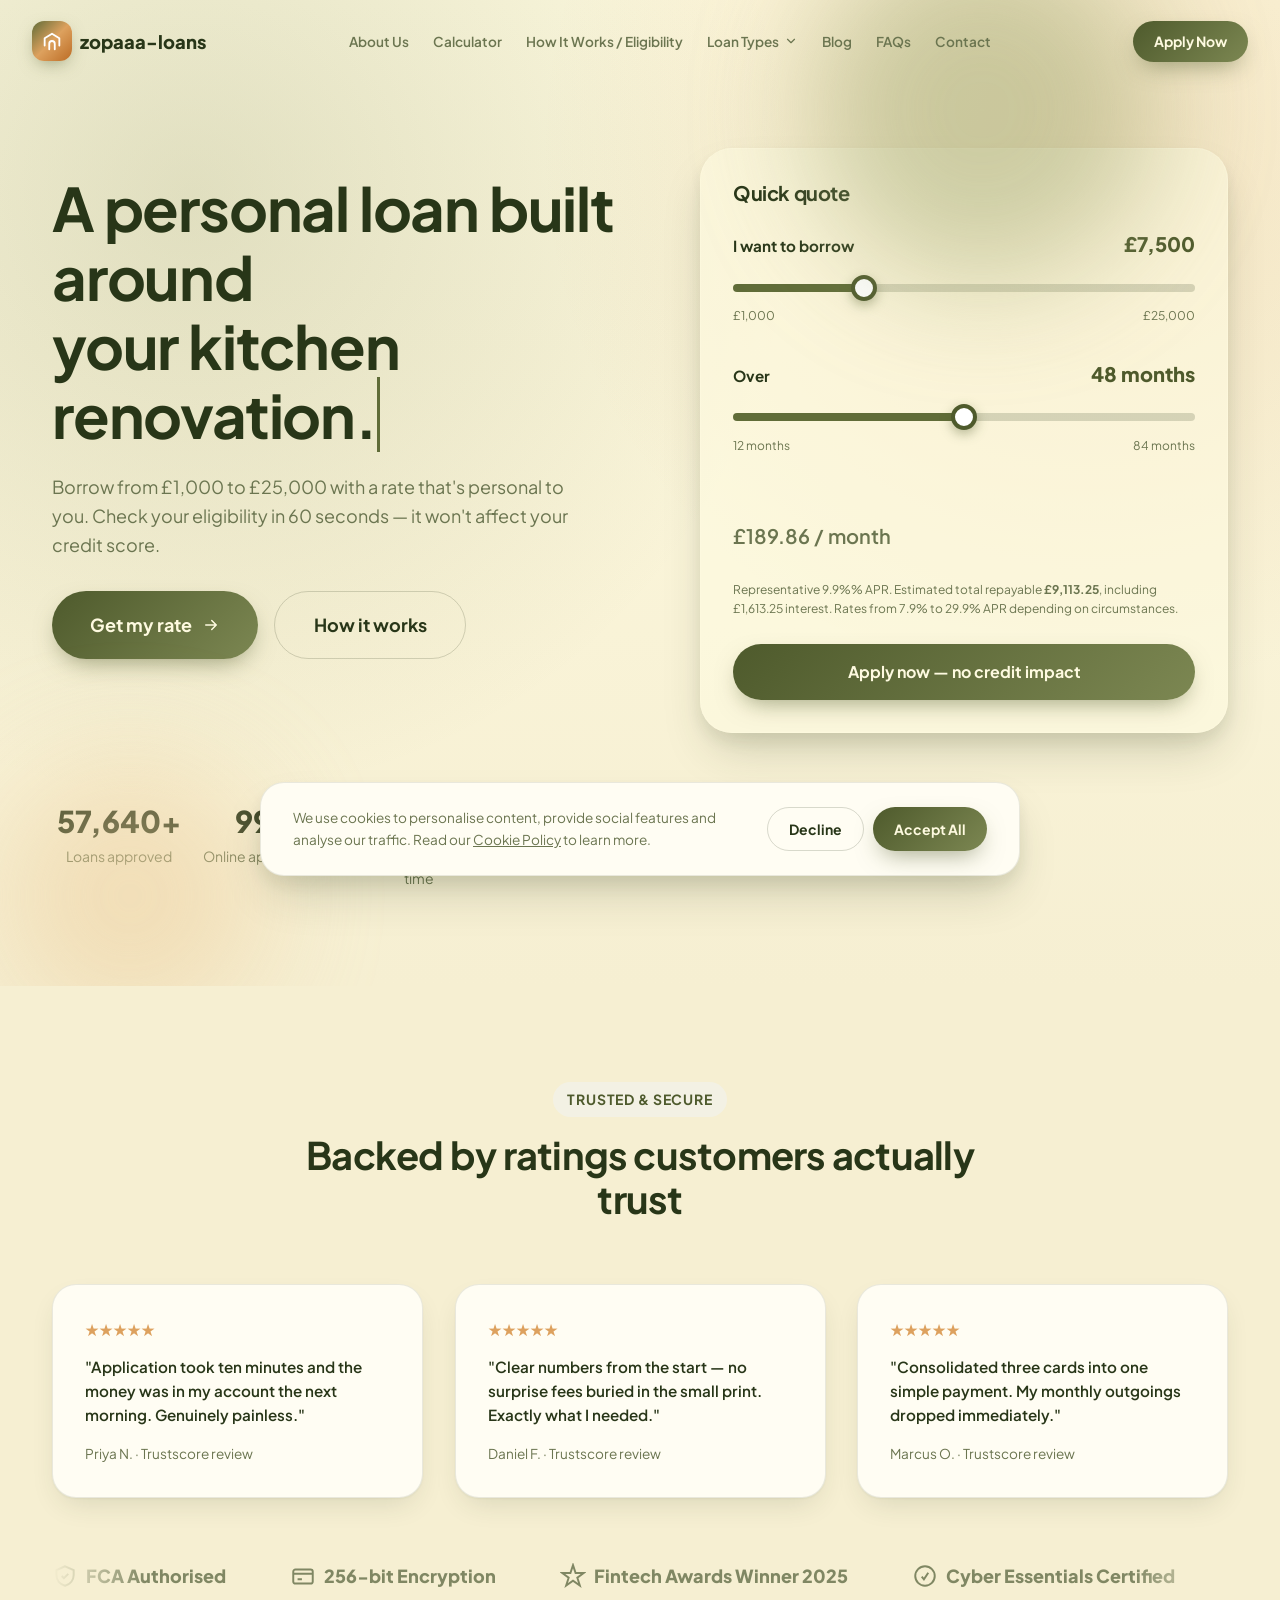
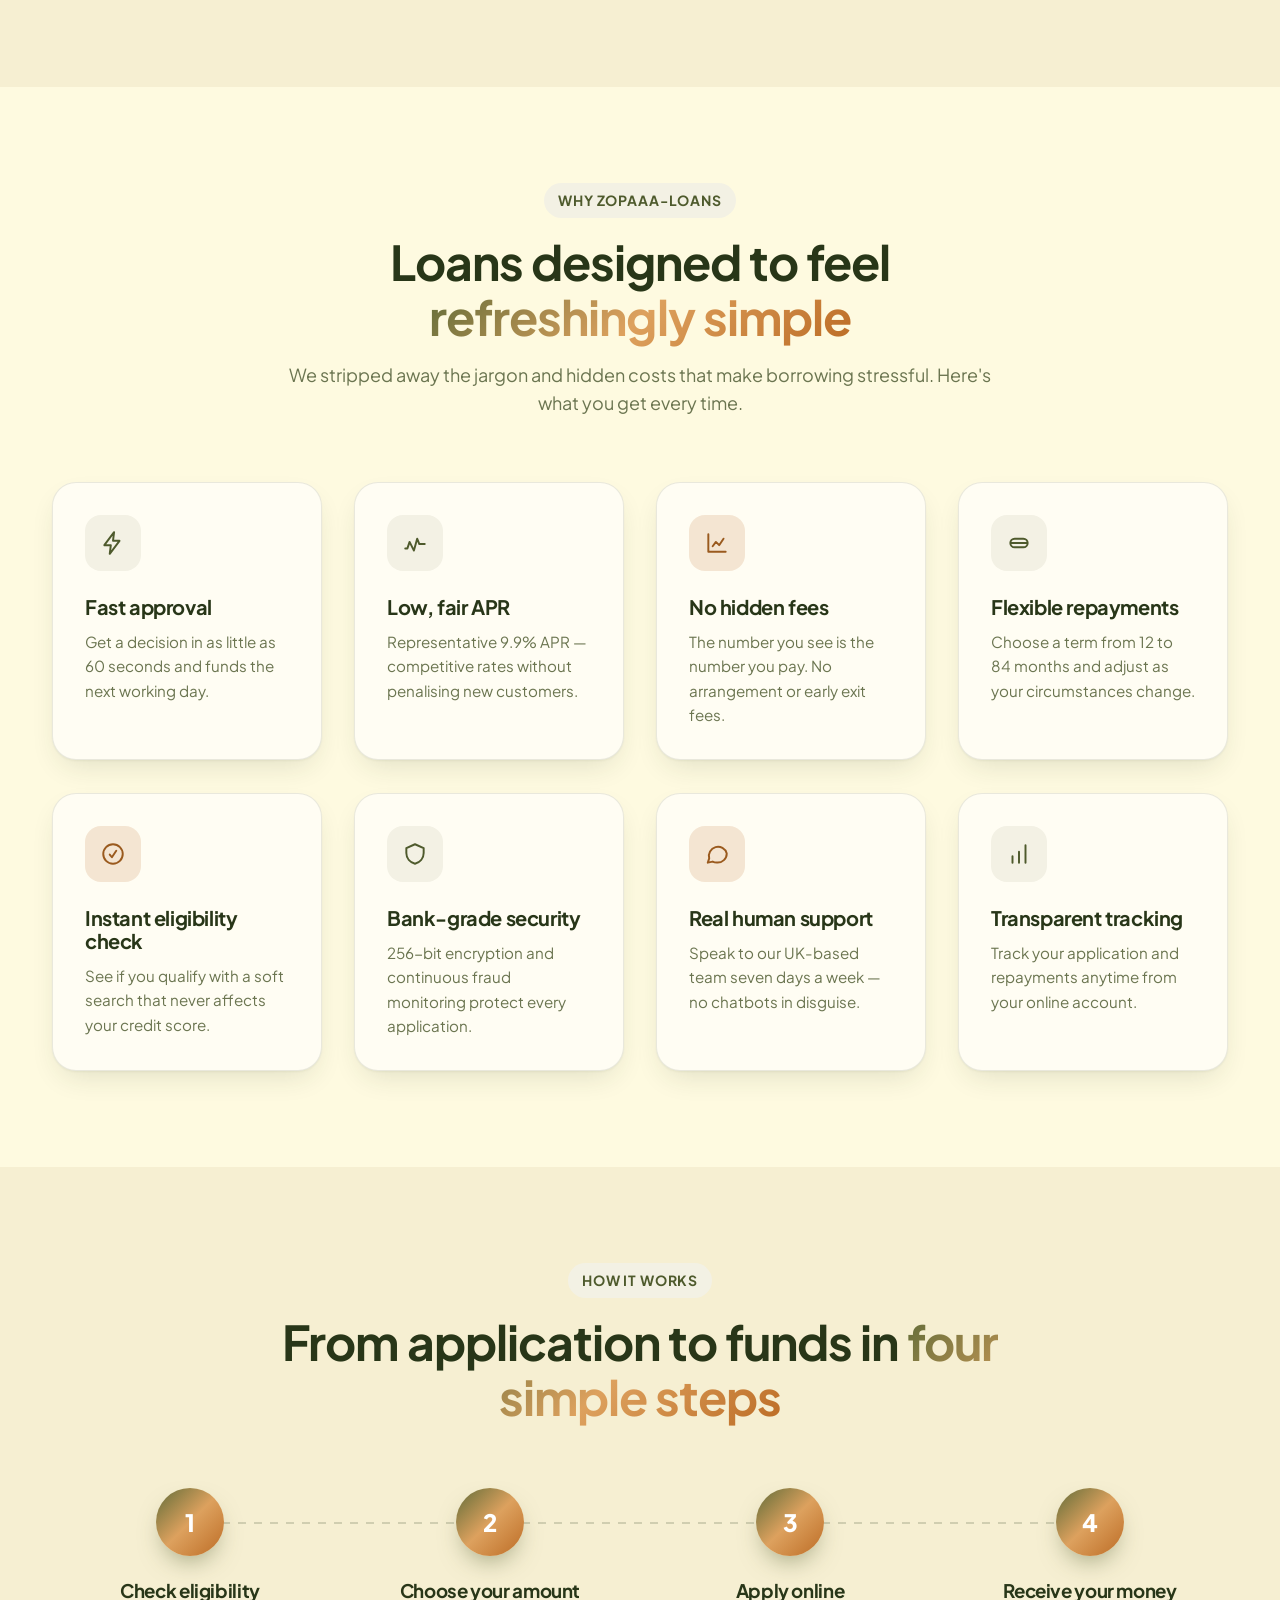
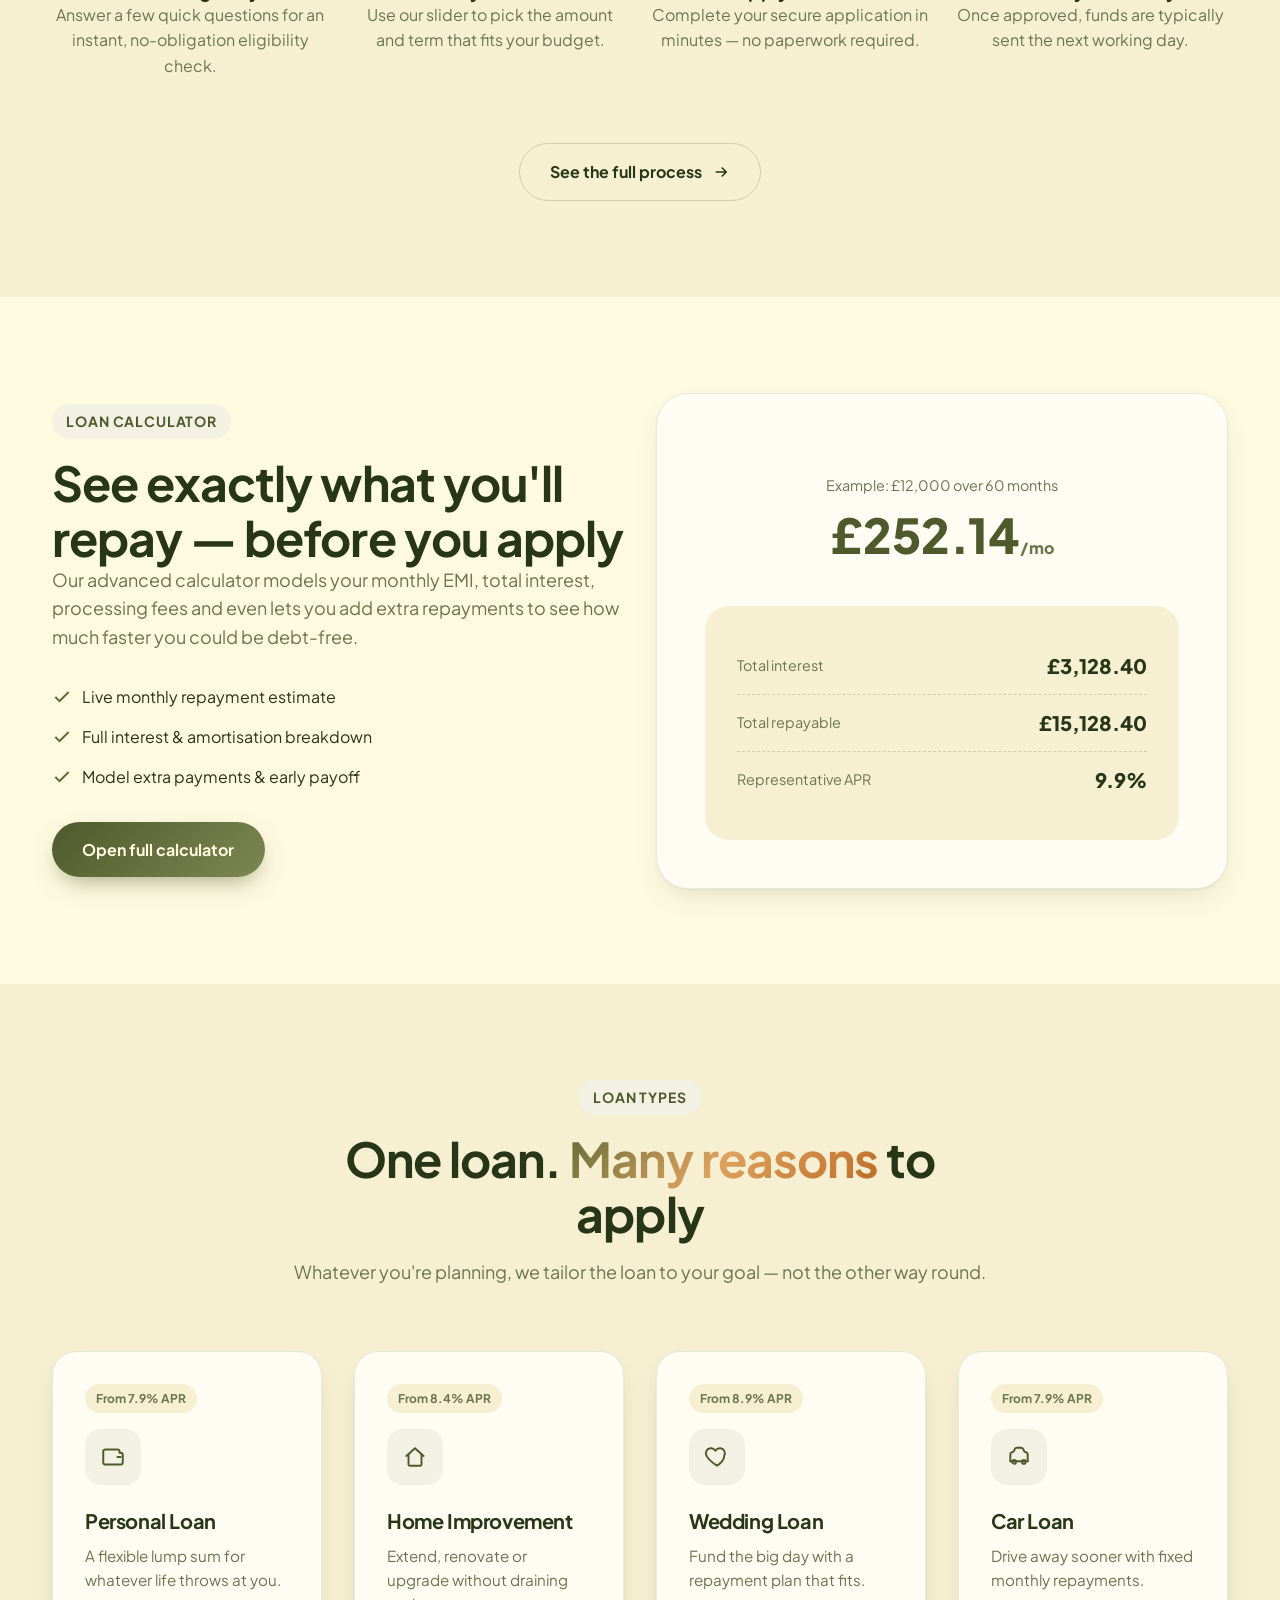
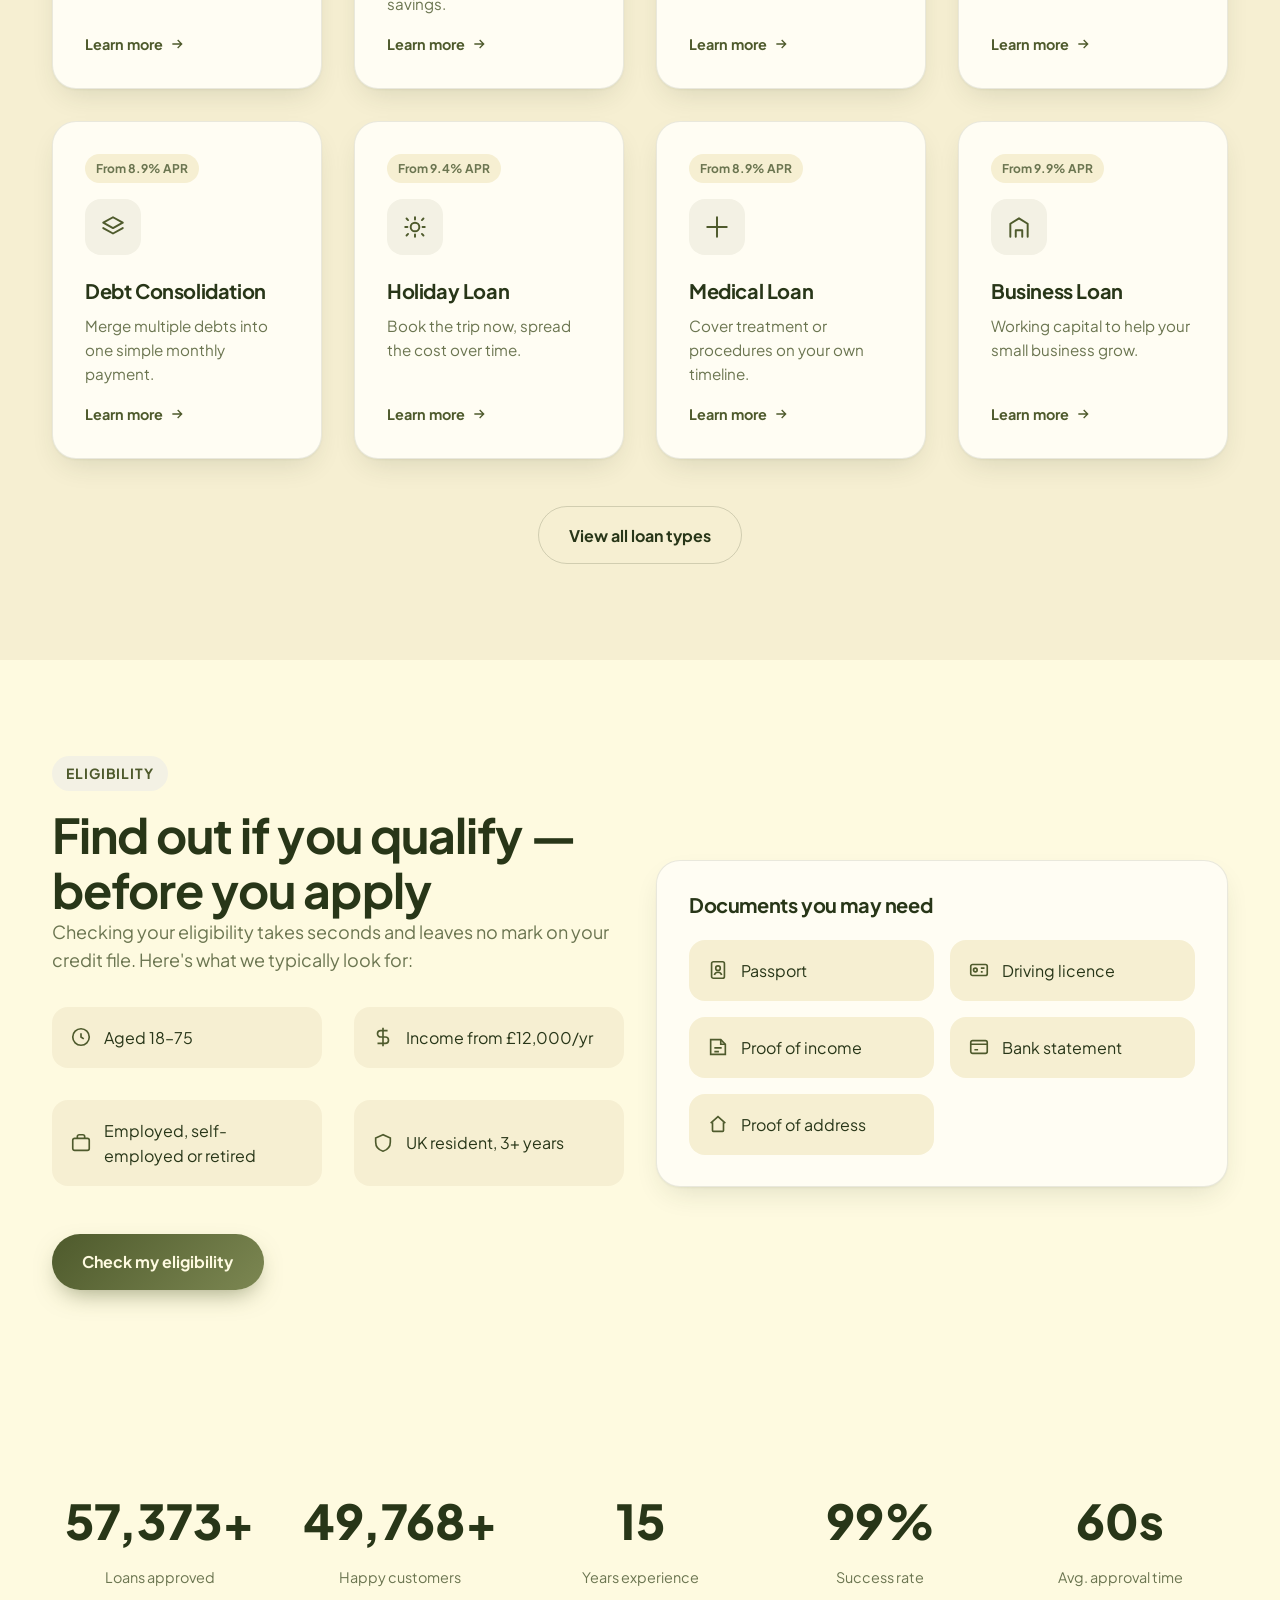
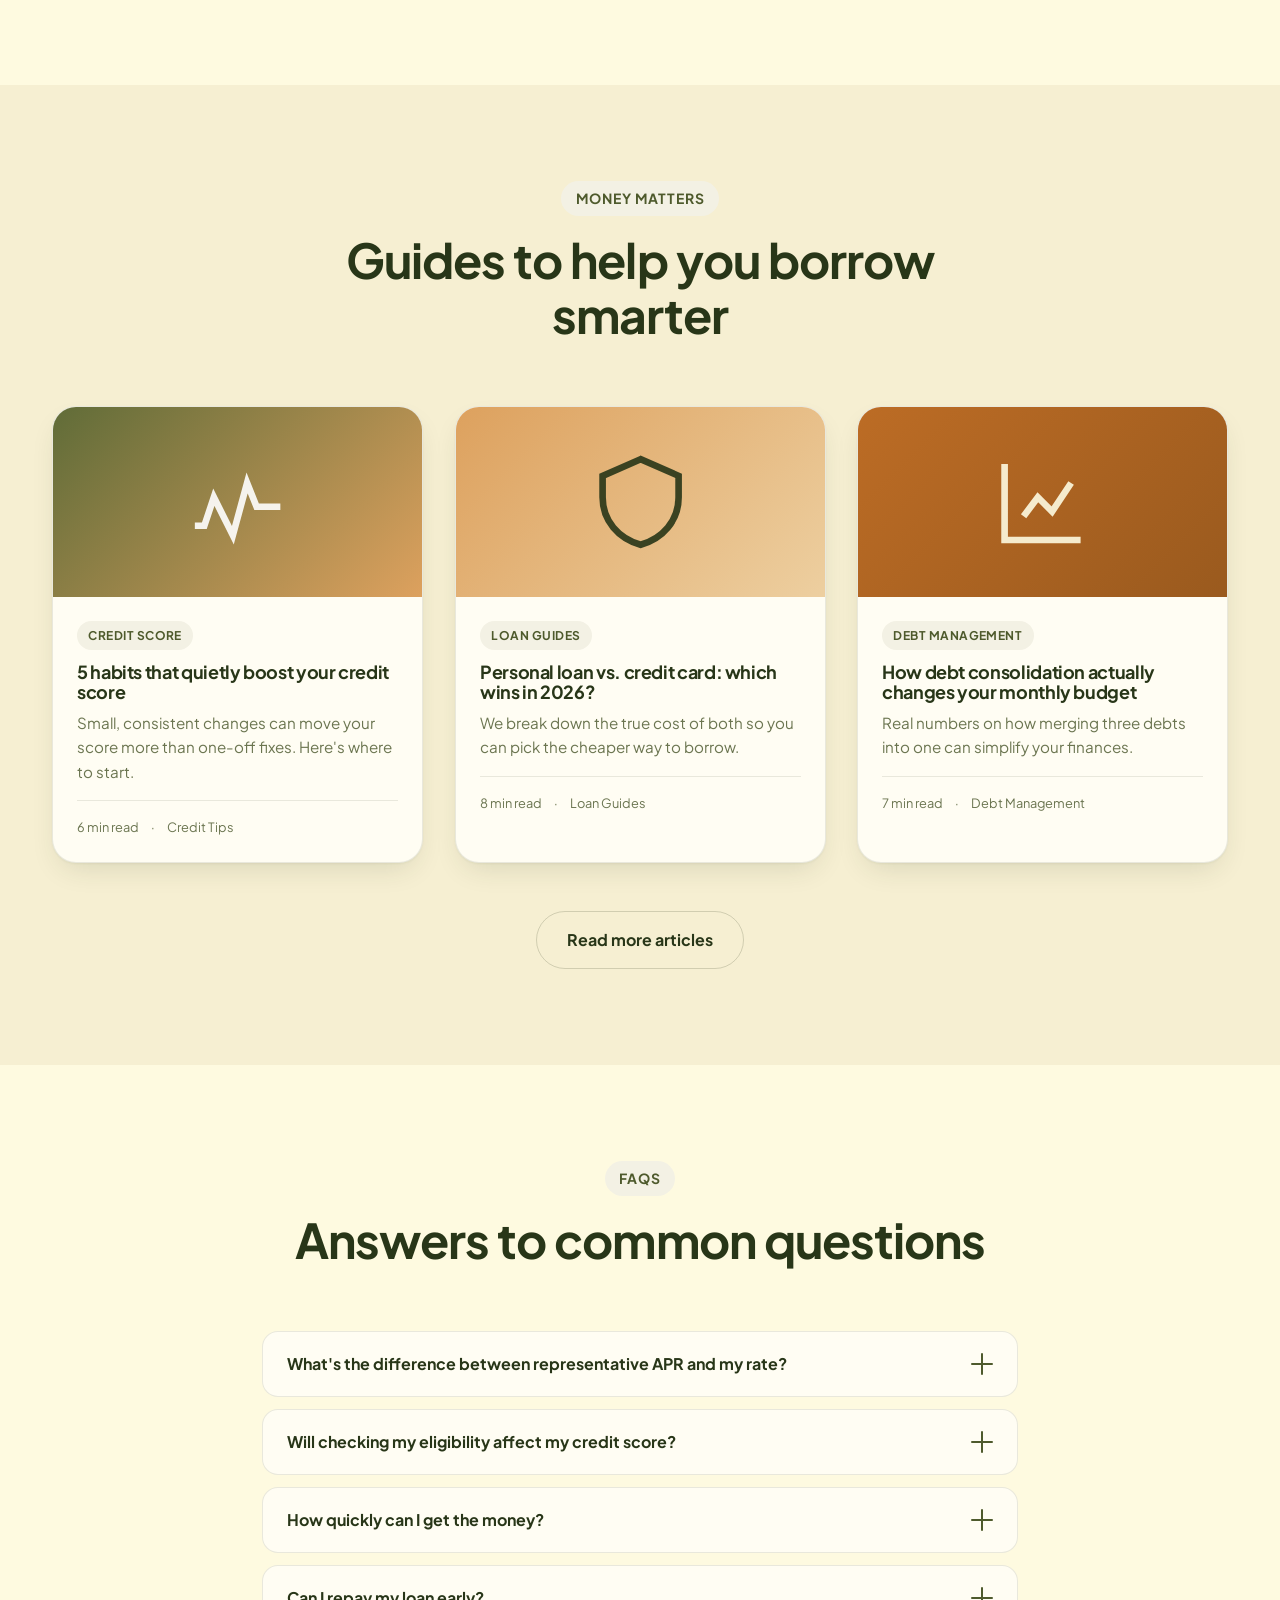
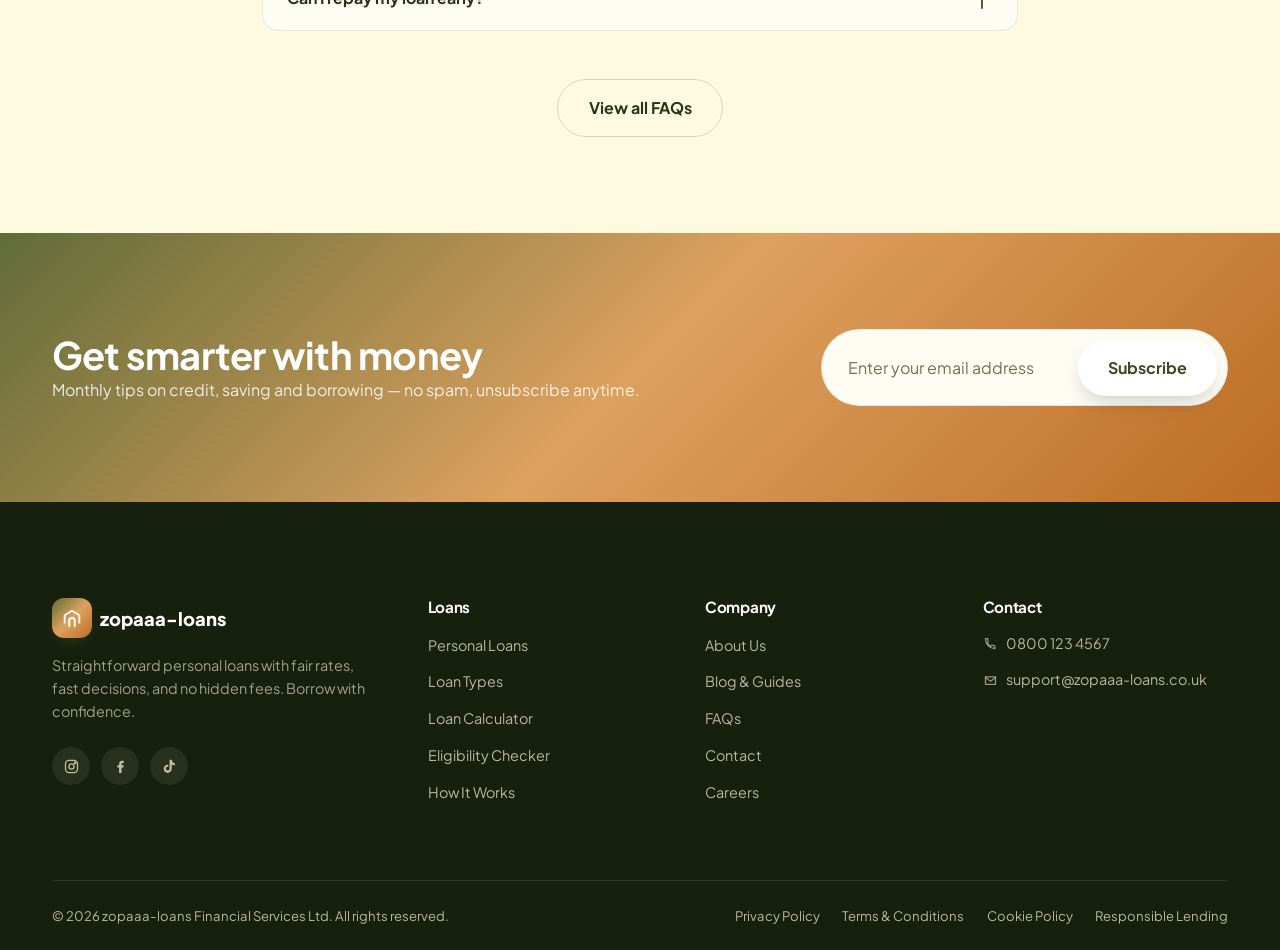
<file: index.html>
<!DOCTYPE html>
<html lang="en-GB">
<head>
<meta charset="UTF-8">
<meta name="viewport" content="width=device-width, initial-scale=1.0">
<title>zopaaa-loans</title>
<meta name="description" content="Apply for a zopaaa-loans personal loan from £1,000 to £25,000. Get a personalised quote in 60 seconds with no impact on your credit score. Representative APR 9.9%.">
<meta name="keywords" content="personal loans, loan calculator, low APR loans, debt consolidation, home improvement loan, UK loans">
<meta name="author" content="zopaaa-loans Financial Services Ltd">
<link rel="canonical" href="https://www.zopaaa-loans.co.uk/index.html">

<!-- Open Graph -->
<meta property="og:type" content="website">
<meta property="og:title" content="zopaaa-loans | Smarter Personal Loans">
<meta property="og:description" content="Fast, fair personal loans from £1,000 to £25,000. Check your rate in 60 seconds with no impact on your credit score.">
<meta property="og:image" content="assets/images/og-cover.svg">
<meta property="og:url" content="https://www.zopaaa-loans.co.uk/index.html">
<meta property="og:site_name" content="zopaaa-loans">

<!-- Twitter -->
<meta name="twitter:card" content="summary_large_image">
<meta name="twitter:title" content="zopaaa-loans | Smarter Personal Loans">
<meta name="twitter:description" content="Fast, fair personal loans from £1,000 to £25,000. Representative APR 9.9%.">
<meta name="twitter:image" content="assets/images/og-cover.svg">

<link rel="icon" type="image/svg+xml" href="assets/icons/favicon.svg">
<link rel="manifest" href="manifest.json">
<meta name="theme-color" content="#606C38">

<link rel="preconnect" href="https://fonts.googleapis.com">
<link rel="preconnect" href="https://fonts.gstatic.com" crossorigin>
<link href="https://fonts.googleapis.com/css2?family=Plus+Jakarta+Sans:wght@400;500;600;700;800&display=swap" rel="stylesheet">

<link rel="stylesheet" href="assets/css/style.css">
<link rel="stylesheet" href="assets/css/animations.css">
<link rel="stylesheet" href="assets/css/responsive.css">

<script type="application/ld+json">
{
  "@context": "https://schema.org",
  "@type": "FinancialService",
  "name": "zopaaa-loans Financial Services Ltd",
  "url": "https://www.zopaaa-loans.co.uk/",
  "logo": "https://www.zopaaa-loans.co.uk/assets/icons/favicon.svg",
  "description": "zopaaa-loans offers personal loans from £1,000 to £25,000 with representative APR 9.9%.",
  "address": {
    "@type": "PostalAddress",
    "streetAddress": "1 Ledger Court",
    "addressLocality": "Manchester",
    "postalCode": "M1 4AB",
    "addressCountry": "GB"
  },
  "telephone": "+44-800-123-4567",
  "aggregateRating": {
    "@type": "AggregateRating",
    "ratingValue": "4.8",
    "reviewCount": "12480"
  }
}
</script>
</head>
<body>

<div id="site-header"></div>

<main id="main">

  <!-- ============================= HERO ============================= -->
  <section class="hero">
    <div class="blob blob-1" aria-hidden="true"></div>
    <div class="blob blob-2" aria-hidden="true"></div>
    <div class="container">
      <div class="hero-copy" data-reveal="up">
        <h1 id="heroHeadline" data-typing='["your kitchen renovation.","your dream wedding.","a new car.","debt consolidation.","life’s next chapter."]'>
          A personal loan built around <br class="hide-mobile">
        </h1>
        <p class="lede">Borrow from £1,000 to £25,000 with a rate that's personal to you. Check your eligibility in 60 seconds — it won't affect your credit score.</p>
        <div class="hero-actions">
          <a href="loans.html#apply" class="btn btn-primary btn-lg">
            Get my rate
            <svg viewBox="0 0 24 24" fill="none" stroke="currentColor" stroke-width="2" stroke-linecap="round" stroke-linejoin="round"><path d="M5 12h14M13 6l6 6-6 6"/></svg>
          </a>
          <a href="how-it-works.html" class="btn btn-outline btn-lg">How it works</a>
        </div>
      </div>

      <div class="hero-visual" data-reveal="zoom">
        <div class="hero-card" id="homeCalculator">
          <div class="hero-card-header">
            <h3>Quick quote</h3>
          </div>
          <div class="slider-group">
            <div class="slider-label"><span>I want to borrow</span><span class="slider-value" id="hcAmountValue">£7,500</span></div>
            <input type="range" id="hcAmount" min="1000" max="25000" step="100" value="7500" aria-label="Loan amount">
            <div class="slider-scale"><span>£1,000</span><span>£25,000</span></div>
          </div>
          <div class="slider-group">
            <div class="slider-label"><span>Over</span><span class="slider-value" id="hcTermValue">48 months</span></div>
            <input type="range" id="hcTerm" min="12" max="84" step="1" value="48" aria-label="Loan term in months">
            <div class="slider-scale"><span>12 months</span><span>84 months</span></div>
          </div>
          <div class="hero-amount-display">
            <span id="hcMonthly">£0.00</span><span> / month</span>
          </div>
          <p class="apr-note">Representative <span id="hcApr">9.9</span>% APR. Estimated total repayable <strong id="hcTotal">£0.00</strong>, including <span id="hcInterest">£0.00</span> interest. Rates from 7.9% to 29.9% APR depending on circumstances.</p>
          <br>
          <a href="loans.html#apply" class="btn btn-primary btn-block">Apply now — no credit impact</a>
        </div>
      </div>
    </div>

    <div class="container">
      <div class="hero-stats-strip">
        <div class="hero-stat" data-reveal="up"><div class="num" data-counter="57640" data-suffix="+">0</div><div class="label">Loans approved</div></div>
        <div class="hero-stat" data-reveal="up"><div class="num" data-counter="99" data-suffix="%">0</div><div class="label">Online approval rate</div></div>
        <div class="hero-stat" data-reveal="up"><div class="num" data-counter="60" data-suffix=" sec">0</div><div class="label">Average decision time</div></div>
        <div class="hero-stat" data-reveal="up"><div class="num" data-counter="15" data-suffix=" yrs">0</div><div class="label">Lending experience</div></div>
      </div>
    </div>
  </section>

  <!-- ============================= TRUSTED BY ============================= -->
  <section class="section-pad bg-alt">
    <div class="container">
      <div class="section-head" data-reveal="fade">
        <span class="eyebrow">Trusted &amp; secure</span>
        <h2 class="h3">Backed by ratings customers actually trust</h2>
      </div>
      <div class="grid grid-3" style="margin-bottom: var(--space-8);">
        <div class="card" data-reveal="up">
          <div class="stars" aria-hidden="true">★★★★★</div>
          <p style="margin:var(--space-3) 0; color:var(--text-primary); font-weight:600;">"Application took ten minutes and the money was in my account the next morning. Genuinely painless."</p>
          <span style="font-size:0.85rem;color:var(--text-secondary)">Priya N. &middot; Trustscore review</span>
        </div>
        <div class="card" data-reveal="up">
          <div class="stars" aria-hidden="true">★★★★★</div>
          <p style="margin:var(--space-3) 0; color:var(--text-primary); font-weight:600;">"Clear numbers from the start — no surprise fees buried in the small print. Exactly what I needed."</p>
          <span style="font-size:0.85rem;color:var(--text-secondary)">Daniel F. &middot; Trustscore review</span>
        </div>
        <div class="card" data-reveal="up">
          <div class="stars" aria-hidden="true">★★★★★</div>
          <p style="margin:var(--space-3) 0; color:var(--text-primary); font-weight:600;">"Consolidated three cards into one simple payment. My monthly outgoings dropped immediately."</p>
          <span style="font-size:0.85rem;color:var(--text-secondary)">Marcus O. &middot; Trustscore review</span>
        </div>
      </div>
      <div class="marquee-wrap" data-reveal="fade">
        <div class="marquee-track">
          <span class="trust-strip">
            <span class="badge-logo"><svg viewBox="0 0 24 24" fill="none" stroke="currentColor" stroke-width="1.8"><path d="M12 3 4 6.5V11c0 5 3.4 8.7 8 10 4.6-1.3 8-5 8-10V6.5L12 3Z"/><path d="m9 12 2 2 4-4"/></svg>FCA Authorised</span>
            <span class="badge-logo"><svg viewBox="0 0 24 24" fill="none" stroke="currentColor" stroke-width="1.8"><rect x="3" y="6" width="18" height="13" rx="2"/><path d="M3 10h18M7 15h4"/></svg>256-bit Encryption</span>
            <span class="badge-logo"><svg viewBox="0 0 24 24" fill="none" stroke="currentColor" stroke-width="1.8"><path d="m12 2 2.4 7.2H22l-6 4.4 2.3 7.1L12 16.3l-6.3 4.4 2.3-7.1-6-4.4h7.6L12 2Z"/></svg>Fintech Awards Winner 2025</span>
            <span class="badge-logo"><svg viewBox="0 0 24 24" fill="none" stroke="currentColor" stroke-width="1.8"><circle cx="12" cy="12" r="9"/><path d="M9 12.5 11 15l4-6"/></svg>Cyber Essentials Certified</span>
            <span class="badge-logo"><svg viewBox="0 0 24 24" fill="none" stroke="currentColor" stroke-width="1.8"><path d="M4 4h16v4H4zM4 12h16M4 16h10M4 20h16"/></svg>Which? Recommended Provider</span>
          </span>
          <span class="trust-strip" aria-hidden="true">
            <span class="badge-logo"><svg viewBox="0 0 24 24" fill="none" stroke="currentColor" stroke-width="1.8"><path d="M12 3 4 6.5V11c0 5 3.4 8.7 8 10 4.6-1.3 8-5 8-10V6.5L12 3Z"/><path d="m9 12 2 2 4-4"/></svg>FCA Authorised</span>
            <span class="badge-logo"><svg viewBox="0 0 24 24" fill="none" stroke="currentColor" stroke-width="1.8"><rect x="3" y="6" width="18" height="13" rx="2"/><path d="M3 10h18M7 15h4"/></svg>256-bit Encryption</span>
            <span class="badge-logo"><svg viewBox="0 0 24 24" fill="none" stroke="currentColor" stroke-width="1.8"><path d="m12 2 2.4 7.2H22l-6 4.4 2.3 7.1L12 16.3l-6.3 4.4 2.3-7.1-6-4.4h7.6L12 2Z"/></svg>Fintech Awards Winner 2025</span>
            <span class="badge-logo"><svg viewBox="0 0 24 24" fill="none" stroke="currentColor" stroke-width="1.8"><circle cx="12" cy="12" r="9"/><path d="M9 12.5 11 15l4-6"/></svg>Cyber Essentials Certified</span>
            <span class="badge-logo"><svg viewBox="0 0 24 24" fill="none" stroke="currentColor" stroke-width="1.8"><path d="M4 4h16v4H4zM4 12h16M4 16h10M4 20h16"/></svg>Which? Recommended Provider</span>
          </span>
        </div>
      </div>
    </div>
  </section>

  <!-- ============================= WHY CHOOSE US ============================= -->
  <section class="section-pad">
    <div class="container">
      <div class="section-head" data-reveal="fade">
        <span class="eyebrow">Why zopaaa-loans</span>
        <h2 class="h2">Loans designed to feel <span class="text-gradient">refreshingly simple</span></h2>
        <p>We stripped away the jargon and hidden costs that make borrowing stressful. Here's what you get every time.</p>
      </div>
      <div class="grid grid-4">
        <div class="card"><div class="icon-tile"><svg viewBox="0 0 24 24" fill="none" stroke="currentColor" stroke-width="1.8" stroke-linecap="round" stroke-linejoin="round"><path d="M13 2 4 14h6l-1 8 9-12h-6l1-8Z"/></svg></div><h3>Fast approval</h3><p>Get a decision in as little as 60 seconds and funds the next working day.</p></div>
        <div class="card"><div class="icon-tile"><svg viewBox="0 0 24 24" fill="none" stroke="currentColor" stroke-width="1.8" stroke-linecap="round" stroke-linejoin="round"><path d="M3 17h2l2-6 4 8 3-11 2 5h5"/></svg></div><h3>Low, fair APR</h3><p>Representative 9.9% APR — competitive rates without penalising new customers.</p></div>
        <div class="card"><div class="icon-tile accent"><svg viewBox="0 0 24 24" fill="none" stroke="currentColor" stroke-width="1.8" stroke-linecap="round" stroke-linejoin="round"><path d="M4 4v16h16M8 15l3-4 3 3 4-6"/></svg></div><h3>No hidden fees</h3><p>The number you see is the number you pay. No arrangement or early exit fees.</p></div>
        <div class="card"><div class="icon-tile"><svg viewBox="0 0 24 24" fill="none" stroke="currentColor" stroke-width="1.8" stroke-linecap="round" stroke-linejoin="round"><path d="M4 12h16M4 12a4 4 0 0 1 4-4h8a4 4 0 0 1 4 4M4 12a4 4 0 0 0 4 4h8a4 4 0 0 0 4-4"/></svg></div><h3>Flexible repayments</h3><p>Choose a term from 12 to 84 months and adjust as your circumstances change.</p></div>
        <div class="card"><div class="icon-tile accent"><svg viewBox="0 0 24 24" fill="none" stroke="currentColor" stroke-width="1.8" stroke-linecap="round" stroke-linejoin="round"><circle cx="12" cy="12" r="9"/><path d="M9 12.5 11 15l4-6"/></svg></div><h3>Instant eligibility check</h3><p>See if you qualify with a soft search that never affects your credit score.</p></div>
        <div class="card"><div class="icon-tile"><svg viewBox="0 0 24 24" fill="none" stroke="currentColor" stroke-width="1.8" stroke-linecap="round" stroke-linejoin="round"><path d="M12 3 4 6.5V11c0 5 3.4 8.7 8 10 4.6-1.3 8-5 8-10V6.5L12 3Z"/></svg></div><h3>Bank-grade security</h3><p>256-bit encryption and continuous fraud monitoring protect every application.</p></div>
        <div class="card"><div class="icon-tile accent"><svg viewBox="0 0 24 24" fill="none" stroke="currentColor" stroke-width="1.8" stroke-linecap="round" stroke-linejoin="round"><path d="M21 11.5a8.4 8.4 0 0 1-8.9 8.4A8.6 8.6 0 0 1 8 19l-4.5 1 1.3-4A8.4 8.4 0 1 1 21 11.5Z"/></svg></div><h3>Real human support</h3><p>Speak to our UK-based team seven days a week — no chatbots in disguise.</p></div>
        <div class="card"><div class="icon-tile"><svg viewBox="0 0 24 24" fill="none" stroke="currentColor" stroke-width="1.8" stroke-linecap="round" stroke-linejoin="round"><path d="M12 20V10M18 20V4M6 20v-6"/></svg></div><h3>Transparent tracking</h3><p>Track your application and repayments anytime from your online account.</p></div>
      </div>
    </div>
  </section>

  <!-- ============================= HOW IT WORKS ============================= -->
  <section class="section-pad bg-alt">
    <div class="container">
      <div class="section-head" data-reveal="fade">
        <span class="eyebrow">How it works</span>
        <h2 class="h2">From application to funds in <span class="text-gradient">four simple steps</span></h2>
      </div>
      <div class="steps-row">
        <div class="step-card" data-reveal="up"><div class="step-connector"></div><div class="step-num">1</div><h3>Check eligibility</h3><p>Answer a few quick questions for an instant, no-obligation eligibility check.</p></div>
        <div class="step-card" data-reveal="up"><div class="step-connector"></div><div class="step-num">2</div><h3>Choose your amount</h3><p>Use our slider to pick the amount and term that fits your budget.</p></div>
        <div class="step-card" data-reveal="up"><div class="step-connector"></div><div class="step-num">3</div><h3>Apply online</h3><p>Complete your secure application in minutes — no paperwork required.</p></div>
        <div class="step-card" data-reveal="up"><div class="step-num">4</div><h3>Receive your money</h3><p>Once approved, funds are typically sent the next working day.</p></div>
      </div>
      <div class="flex-center" style="margin-top:var(--space-8)">
        <a href="how-it-works.html" class="btn btn-outline">See the full process <svg width="16" height="16" viewBox="0 0 24 24" fill="none" stroke="currentColor" stroke-width="2"><path d="M5 12h14M13 6l6 6-6 6"/></svg></a>
      </div>
    </div>
  </section>

  <!-- ============================= LOAN CALCULATOR TEASER ============================= -->
  <section class="section-pad">
    <div class="container grid grid-2" style="align-items:center;">
      <div data-reveal="left">
        <span class="eyebrow">Loan calculator</span>
        <h2 class="h2">See exactly what you'll repay — before you apply</h2>
        <p class="section-lede">Our advanced calculator models your monthly EMI, total interest, processing fees and even lets you add extra repayments to see how much faster you could be debt-free.</p>
        <ul style="margin:var(--space-6) 0; display:flex; flex-direction:column; gap:0.9rem;">
          <li style="display:flex;gap:0.6rem;align-items:center;"><svg width="20" height="20" viewBox="0 0 24 24" fill="none" stroke="#606C38" stroke-width="2.4"><path d="M20 6 9 17l-5-5"/></svg> Live monthly repayment estimate</li>
          <li style="display:flex;gap:0.6rem;align-items:center;"><svg width="20" height="20" viewBox="0 0 24 24" fill="none" stroke="#606C38" stroke-width="2.4"><path d="M20 6 9 17l-5-5"/></svg> Full interest &amp; amortisation breakdown</li>
          <li style="display:flex;gap:0.6rem;align-items:center;"><svg width="20" height="20" viewBox="0 0 24 24" fill="none" stroke="#606C38" stroke-width="2.4"><path d="M20 6 9 17l-5-5"/></svg> Model extra payments &amp; early payoff</li>
        </ul>
        <a href="calculator.html" class="btn btn-primary">Open full calculator</a>
      </div>
      <div class="calc-panel" data-reveal="right">
        <div class="calc-headline">
          <div class="sub">Example: £12,000 over 60 months</div>
          <div class="amount">£252.14<span style="font-size:1rem;color:var(--text-secondary)">/mo</span></div>
        </div>
        <div class="calc-results">
          <div class="calc-result-row"><span class="rlabel">Total interest</span><span class="rvalue">£3,128.40</span></div>
          <div class="calc-result-row"><span class="rlabel">Total repayable</span><span class="rvalue">£15,128.40</span></div>
          <div class="calc-result-row"><span class="rlabel">Representative APR</span><span class="rvalue">9.9%</span></div>
        </div>
      </div>
    </div>
  </section>

  <!-- ============================= LOAN TYPES ============================= -->
  <section class="section-pad bg-alt">
    <div class="container">
      <div class="section-head" data-reveal="fade">
        <span class="eyebrow">Loan types</span>
        <h2 class="h2">One loan. <span class="text-gradient">Many reasons</span> to apply</h2>
        <p>Whatever you're planning, we tailor the loan to your goal — not the other way round.</p>
      </div>
      <div class="grid grid-4" id="loanTypesGrid">
        <!-- Populated identically to loan-types.html cards (see below), trimmed to first 8 for homepage teaser -->
      </div>
      <div class="flex-center" style="margin-top:var(--space-7)">
        <a href="loan-types.html" class="btn btn-outline">View all loan types</a>
      </div>
    </div>
  </section>

  <!-- ============================= ELIGIBILITY ============================= -->
  <section class="section-pad">
    <div class="container grid grid-2" style="align-items:center;">
      <div data-reveal="left">
        <span class="eyebrow">Eligibility</span>
        <h2 class="h2">Find out if you qualify — before you apply</h2>
        <p class="section-lede">Checking your eligibility takes seconds and leaves no mark on your credit file. Here's what we typically look for:</p>
        <div class="grid grid-2" style="margin-top:var(--space-6)">
          <div class="doc-item"><svg viewBox="0 0 24 24" fill="none" stroke="currentColor" stroke-width="1.8"><path d="M12 8v4l3 2"/><circle cx="12" cy="12" r="9"/></svg> Aged 18–75</div>
          <div class="doc-item"><svg viewBox="0 0 24 24" fill="none" stroke="currentColor" stroke-width="1.8"><path d="M12 2v20M17 5H9.5a3.5 3.5 0 0 0 0 7h5a3.5 3.5 0 0 1 0 7H6"/></svg> Income from £12,000/yr</div>
          <div class="doc-item"><svg viewBox="0 0 24 24" fill="none" stroke="currentColor" stroke-width="1.8"><rect x="3" y="7" width="18" height="13" rx="2"/><path d="M8 7V5a2 2 0 0 1 2-2h4a2 2 0 0 1 2 2v2"/></svg> Employed, self-employed or retired</div>
          <div class="doc-item"><svg viewBox="0 0 24 24" fill="none" stroke="currentColor" stroke-width="1.8"><path d="M12 3 4 6.5V11c0 5 3.4 8.7 8 10 4.6-1.3 8-5 8-10V6.5L12 3Z"/></svg> UK resident, 3+ years</div>
        </div>
        <a href="how-it-works.html#eligibility" class="btn btn-primary" style="margin-top:var(--space-7)">Check my eligibility</a>
      </div>
      <div class="card" data-reveal="right">
        <h3 style="margin-bottom:var(--space-5)">Documents you may need</h3>
        <div class="doc-list">
          <div class="doc-item"><svg viewBox="0 0 24 24" fill="none" stroke="currentColor" stroke-width="1.8"><rect x="5" y="3" width="14" height="18" rx="2"/><circle cx="12" cy="10" r="2.5"/><path d="M8 17.5c.7-2 2-3 4-3s3.3 1 4 3"/></svg> Passport</div>
          <div class="doc-item"><svg viewBox="0 0 24 24" fill="none" stroke="currentColor" stroke-width="1.8"><rect x="3" y="6" width="18" height="12" rx="2"/><circle cx="8" cy="12" r="2"/><path d="M14 10h4M14 14h2"/></svg> Driving licence</div>
          <div class="doc-item"><svg viewBox="0 0 24 24" fill="none" stroke="currentColor" stroke-width="1.8"><path d="M4 4h11l5 5v11H4Z"/><path d="M15 4v5h5M8 13h8M8 17h5"/></svg> Proof of income</div>
          <div class="doc-item"><svg viewBox="0 0 24 24" fill="none" stroke="currentColor" stroke-width="1.8"><rect x="3" y="5" width="18" height="14" rx="2"/><path d="M3 9h18M7 15h4"/></svg> Bank statement</div>
          <div class="doc-item"><svg viewBox="0 0 24 24" fill="none" stroke="currentColor" stroke-width="1.8"><path d="M4 11 12 4l8 7"/><path d="M6 10v9a1 1 0 0 0 1 1h10a1 1 0 0 0 1-1v-9"/></svg> Proof of address</div>
        </div>
      </div>
    </div>
  </section>

  <!-- ============================= STATISTICS ============================= -->
  <section class="section-pad">
    <div class="container">
      <div class="stats-grid">
        <div class="stat-block"><div class="counter" data-counter="57640" data-suffix="+">0</div><div class="label">Loans approved</div></div>
        <div class="stat-block"><div class="counter" data-counter="50000" data-suffix="+">0</div><div class="label">Happy customers</div></div>
        <div class="stat-block"><div class="counter" data-counter="15">0</div><div class="label">Years experience</div></div>
        <div class="stat-block"><div class="counter" data-counter="99" data-suffix="%">0</div><div class="label">Success rate</div></div>
        <div class="stat-block"><div class="counter" data-counter="60" data-suffix="s">0</div><div class="label">Avg. approval time</div></div>
      </div>
    </div>
  </section>

  <!-- ============================= BLOG ============================= -->
  <section class="section-pad bg-alt">
    <div class="container">
      <div class="section-head" data-reveal="fade">
        <span class="eyebrow">Money matters</span>
        <h2 class="h2">Guides to help you borrow smarter</h2>
      </div>
      <div class="grid grid-3">
        <article class="card blog-card" data-reveal="up">
          <div class="thumb" style="background:linear-gradient(135deg,#606C38,#DDA15E)"><svg viewBox="0 0 24 24" fill="none" stroke="#fff" stroke-width="1.4"><path d="M3 17h2l2-6 4 8 3-11 2 5h5"/></svg></div>
          <div class="body">
            <span class="category">Credit Score</span>
            <h3>5 habits that quietly boost your credit score</h3>
            <p>Small, consistent changes can move your score more than one-off fixes. Here's where to start.</p>
            <div class="meta"><span>6 min read</span><span>&middot;</span><span>Credit Tips</span></div>
          </div>
        </article>
        <article class="card blog-card" data-reveal="up">
          <div class="thumb" style="background:linear-gradient(135deg,#DDA15E,#EDCFA0)"><svg viewBox="0 0 24 24" fill="none" stroke="#283618" stroke-width="1.4"><path d="M12 3 4 6.5V11c0 5 3.4 8.7 8 10 4.6-1.3 8-5 8-10V6.5L12 3Z"/></svg></div>
          <div class="body">
            <span class="category">Loan Guides</span>
            <h3>Personal loan vs. credit card: which wins in 2026?</h3>
            <p>We break down the true cost of both so you can pick the cheaper way to borrow.</p>
            <div class="meta"><span>8 min read</span><span>&middot;</span><span>Loan Guides</span></div>
          </div>
        </article>
        <article class="card blog-card" data-reveal="up">
          <div class="thumb" style="background:linear-gradient(135deg,#BC6C25,#9A5A1E)"><svg viewBox="0 0 24 24" fill="none" stroke="#FEFAE0" stroke-width="1.4"><path d="M4 4v16h16M8 15l3-4 3 3 4-6"/></svg></div>
          <div class="body">
            <span class="category">Debt Management</span>
            <h3>How debt consolidation actually changes your monthly budget</h3>
            <p>Real numbers on how merging three debts into one can simplify your finances.</p>
            <div class="meta"><span>7 min read</span><span>&middot;</span><span>Debt Management</span></div>
          </div>
        </article>
      </div>
      <div class="flex-center" style="margin-top:var(--space-7)">
        <a href="blog.html" class="btn btn-outline">Read more articles</a>
      </div>
    </div>
  </section>

  <!-- ============================= FAQ ============================= -->
  <section class="section-pad">
    <div class="container" style="max-width:820px;">
      <div class="section-head" data-reveal="fade">
        <span class="eyebrow">FAQs</span>
        <h2 class="h2">Answers to common questions</h2>
      </div>
      <div data-accordion-group>
        <div class="accordion-item">
          <button class="accordion-trigger">What's the difference between representative APR and my rate?<span class="plus"></span></button>
          <div class="accordion-panel"><div class="accordion-panel-inner">Representative APR is the rate at least 51% of successful applicants receive. Your personal rate depends on your credit history, income and the amount you borrow, and is confirmed before you accept any offer.</div></div>
        </div>
        <div class="accordion-item">
          <button class="accordion-trigger">Will checking my eligibility affect my credit score?<span class="plus"></span></button>
          <div class="accordion-panel"><div class="accordion-panel-inner">No. Our eligibility check uses a soft search that's only visible to you, never to other lenders, and has no impact on your credit score.</div></div>
        </div>
        <div class="accordion-item">
          <button class="accordion-trigger">How quickly can I get the money?<span class="plus"></span></button>
          <div class="accordion-panel"><div class="accordion-panel-inner">Most approved applications are funded the next working day, and some same-day payouts are available for applications approved before 2pm.</div></div>
        </div>
        <div class="accordion-item">
          <button class="accordion-trigger">Can I repay my loan early?<span class="plus"></span></button>
          <div class="accordion-panel"><div class="accordion-panel-inner">Yes, at any time. Early settlement may include a small statutory rebate calculation, but we never charge an exit fee.</div></div>
        </div>
      </div>
      <div class="flex-center" style="margin-top:var(--space-7)">
        <a href="faq.html" class="btn btn-outline">View all FAQs</a>
      </div>
    </div>
  </section>

  <!-- ============================= NEWSLETTER ============================= -->
  <section class="section-pad bg-brand-gradient">
    <div class="container flex-between" style="flex-wrap:wrap; gap:var(--space-6);">
      <div data-reveal="left">
        <h2 class="h3" style="color:#fff;">Get smarter with money</h2>
        <p style="color:rgba(255,255,255,0.85);">Monthly tips on credit, saving and borrowing — no spam, unsubscribe anytime.</p>
      </div>
      <form class="newsletter-form" data-reveal="right" aria-label="Newsletter signup">
        <div class="newsletter-box">
          <input type="email" placeholder="Enter your email address" required aria-label="Email address">
          <button type="submit" class="btn btn-white">Subscribe</button>
        </div>
      </form>
    </div>
  </section>

</main>

<div id="site-footer"></div>

<script src="assets/js/components.js"></script>
<script src="assets/js/main.js"></script>
<script src="assets/js/animations.js"></script>
<script src="assets/js/calculator.js"></script>
<script src="assets/js/forms.js"></script>
<script>
  
  (function () {
    var grid = document.getElementById('loanTypesGrid');
    if (!grid) return;
    var types = [
      { id:'personal', name:'Personal Loan', rate:'From 7.9% APR', desc:'A flexible lump sum for whatever life throws at you.', icon:'<path d="M3 7a2 2 0 0 1 2-2h11a2 2 0 0 1 2 2v1h1a2 2 0 0 1 2 2v7a2 2 0 0 1-2 2H5a2 2 0 0 1-2-2V7Z"/><path d="M16 12h3"/>' },
      { id:'home-improvement', name:'Home Improvement', rate:'From 8.4% APR', desc:'Extend, renovate or upgrade without draining savings.', icon:'<path d="M4 11 12 4l8 7"/><path d="M6 10v9a1 1 0 0 0 1 1h10a1 1 0 0 0 1-1v-9"/>' },
      { id:'wedding', name:'Wedding Loan', rate:'From 8.9% APR', desc:'Fund the big day with a repayment plan that fits.', icon:'<path d="M12 20s-7-4.35-9.5-8.8C.7 7.9 2.3 4.5 5.8 4c2-.3 3.7.7 4.7 2.2C11.5 4.7 13.2 3.7 15.2 4c3.5.5 5.1 3.9 3.3 7.2C19 15.65 12 20 12 20Z"/>' },
      { id:'car', name:'Car Loan', rate:'From 7.9% APR', desc:'Drive away sooner with fixed monthly repayments.', icon:'<path d="M4 16V9.5a2 2 0 0 1 1.2-1.8L7 7l1.2-2.4A2 2 0 0 1 10 3.5h4a2 2 0 0 1 1.8 1.1L17 7l1.8.7A2 2 0 0 1 20 9.5V16"/><path d="M4 16h16"/><circle cx="7.5" cy="16.5" r="1.7"/><circle cx="16.5" cy="16.5" r="1.7"/>' },
      { id:'debt-consolidation', name:'Debt Consolidation', rate:'From 8.9% APR', desc:'Merge multiple debts into one simple monthly payment.', icon:'<path d="m12 3 9 5-9 5-9-5 9-5Z"/><path d="m3 13 9 5 9-5"/>' },
      { id:'holiday', name:'Holiday Loan', rate:'From 9.4% APR', desc:'Book the trip now, spread the cost over time.', icon:'<circle cx="12" cy="12" r="4"/><path d="M12 3v2M12 19v2M4.2 4.2l1.4 1.4M18.4 18.4l1.4 1.4M3 12h2M19 12h2M4.2 19.8l1.4-1.4M18.4 5.6l1.4-1.4"/>' },
      { id:'medical', name:'Medical Loan', rate:'From 8.9% APR', desc:'Cover treatment or procedures on your own timeline.', icon:'<path d="M12 3v18M3 12h18"/>' },
      { id:'business', name:'Business Loan', rate:'From 9.9% APR', desc:'Working capital to help your small business grow.', icon:'<path d="M4 21V9l8-5 8 5v12"/><path d="M9 21v-6h6v6"/>' }
    ];
    grid.innerHTML = types.map(function (t) {
      return '<div class="card loan-type-card" data-reveal="up">' +
        '<span class="rate-tag">' + t.rate + '</span>' +
        '<div class="icon-tile"><svg viewBox="0 0 24 24" fill="none" stroke="currentColor" stroke-width="1.8" stroke-linecap="round" stroke-linejoin="round">' + t.icon + '</svg></div>' +
        '<h3>' + t.name + '</h3><p>' + t.desc + '</p>' +
        '<a class="apply-link" href="loan-types.html#' + t.id + '">Learn more <svg viewBox="0 0 24 24" fill="none" stroke="currentColor" stroke-width="2"><path d="M5 12h14M13 6l6 6-6 6"/></svg></a>' +
        '</div>';
    }).join('');
  })();

  // Testimonial slider
  (function () {
    var cards = document.querySelectorAll('#testimonialSlider .testimonial-card');
    var dots = document.querySelectorAll('#testimonialDots button');
    if (cards.length === 0) return;
    var index = 0;
    function show(i) {
      cards.forEach(function (c, ci) { c.style.display = ci === i ? 'block' : 'none'; });
      dots.forEach(function (d, di) { d.classList.toggle('active', di === i); });
      index = i;
    }
    dots.forEach(function (dot, i) { dot.addEventListener('click', function () { show(i); restart(); }); });
    var timer;
    function restart() {
      clearTimeout(timer);
      timer = setTimeout(function () { show((index + 1) % cards.length); restart(); }, 6000);
    }
    show(0);
    restart();
  })();
</script>
</body>
</html>
</file>
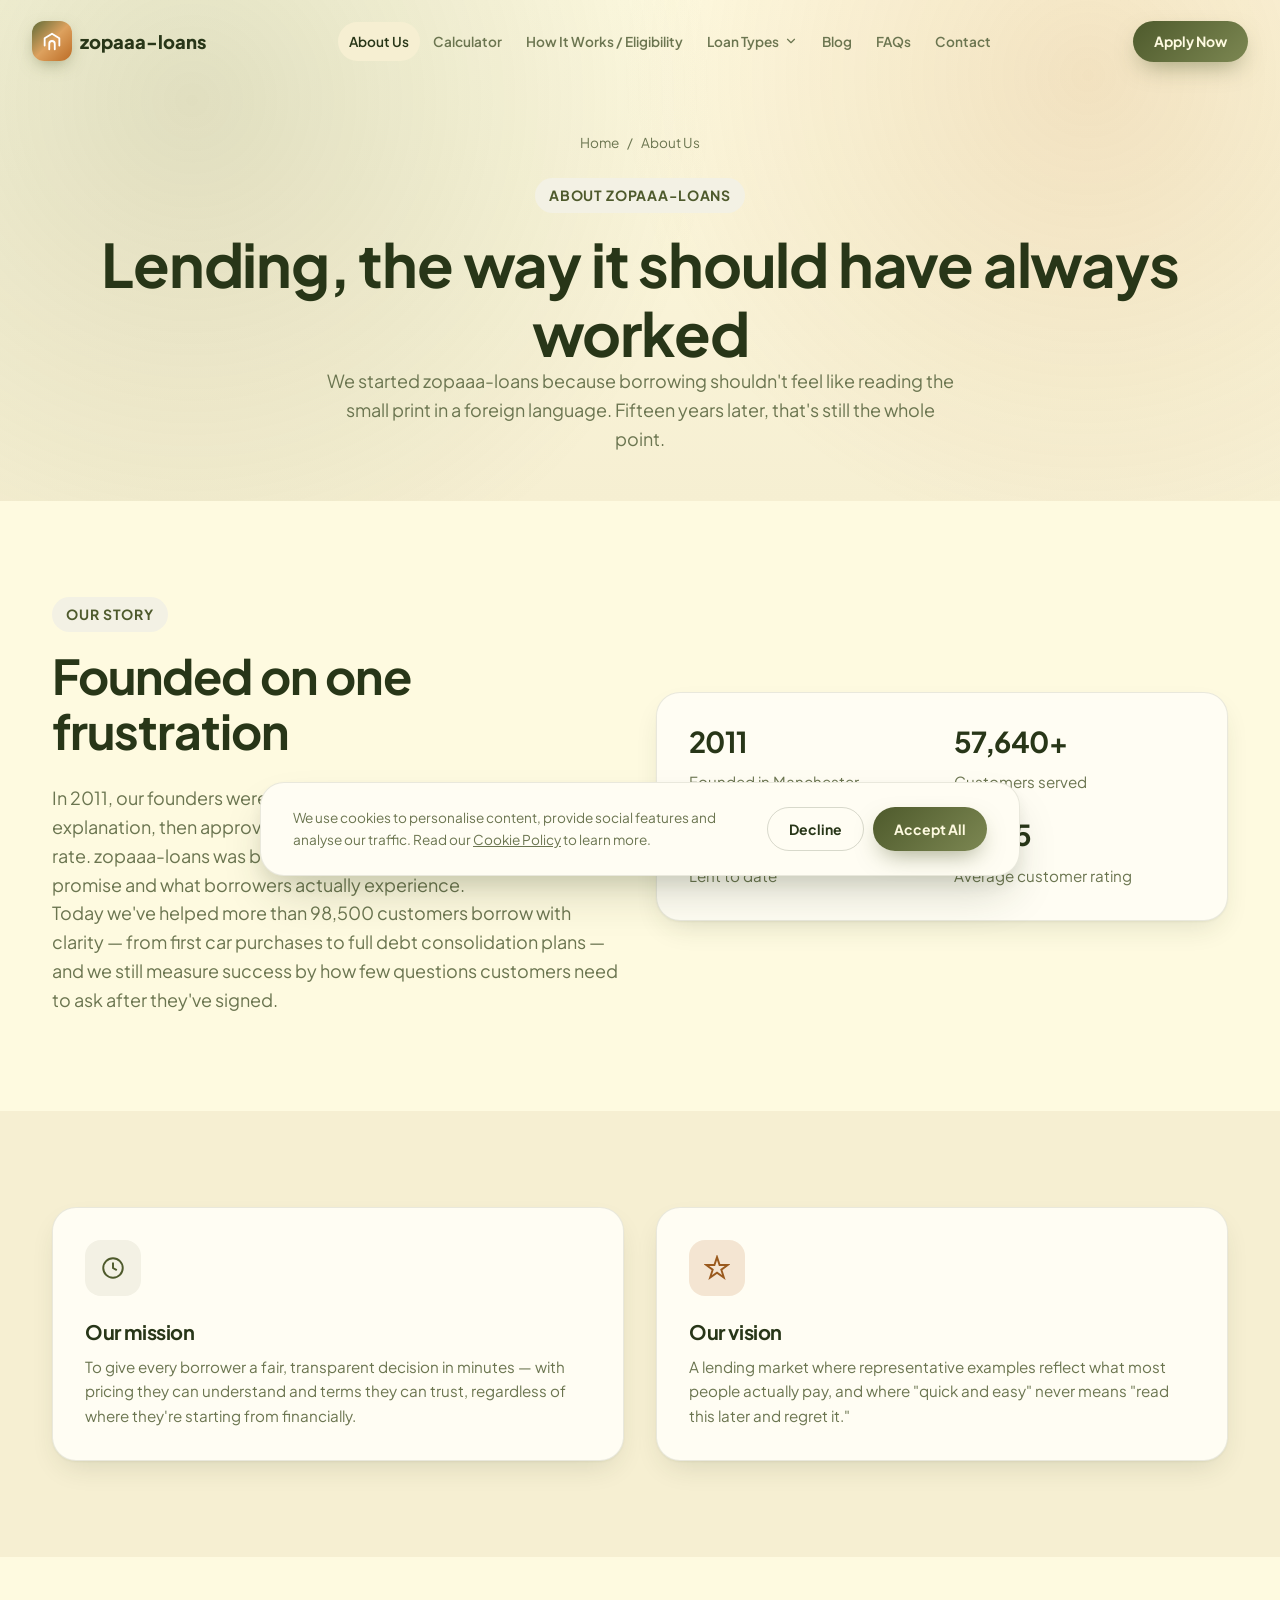
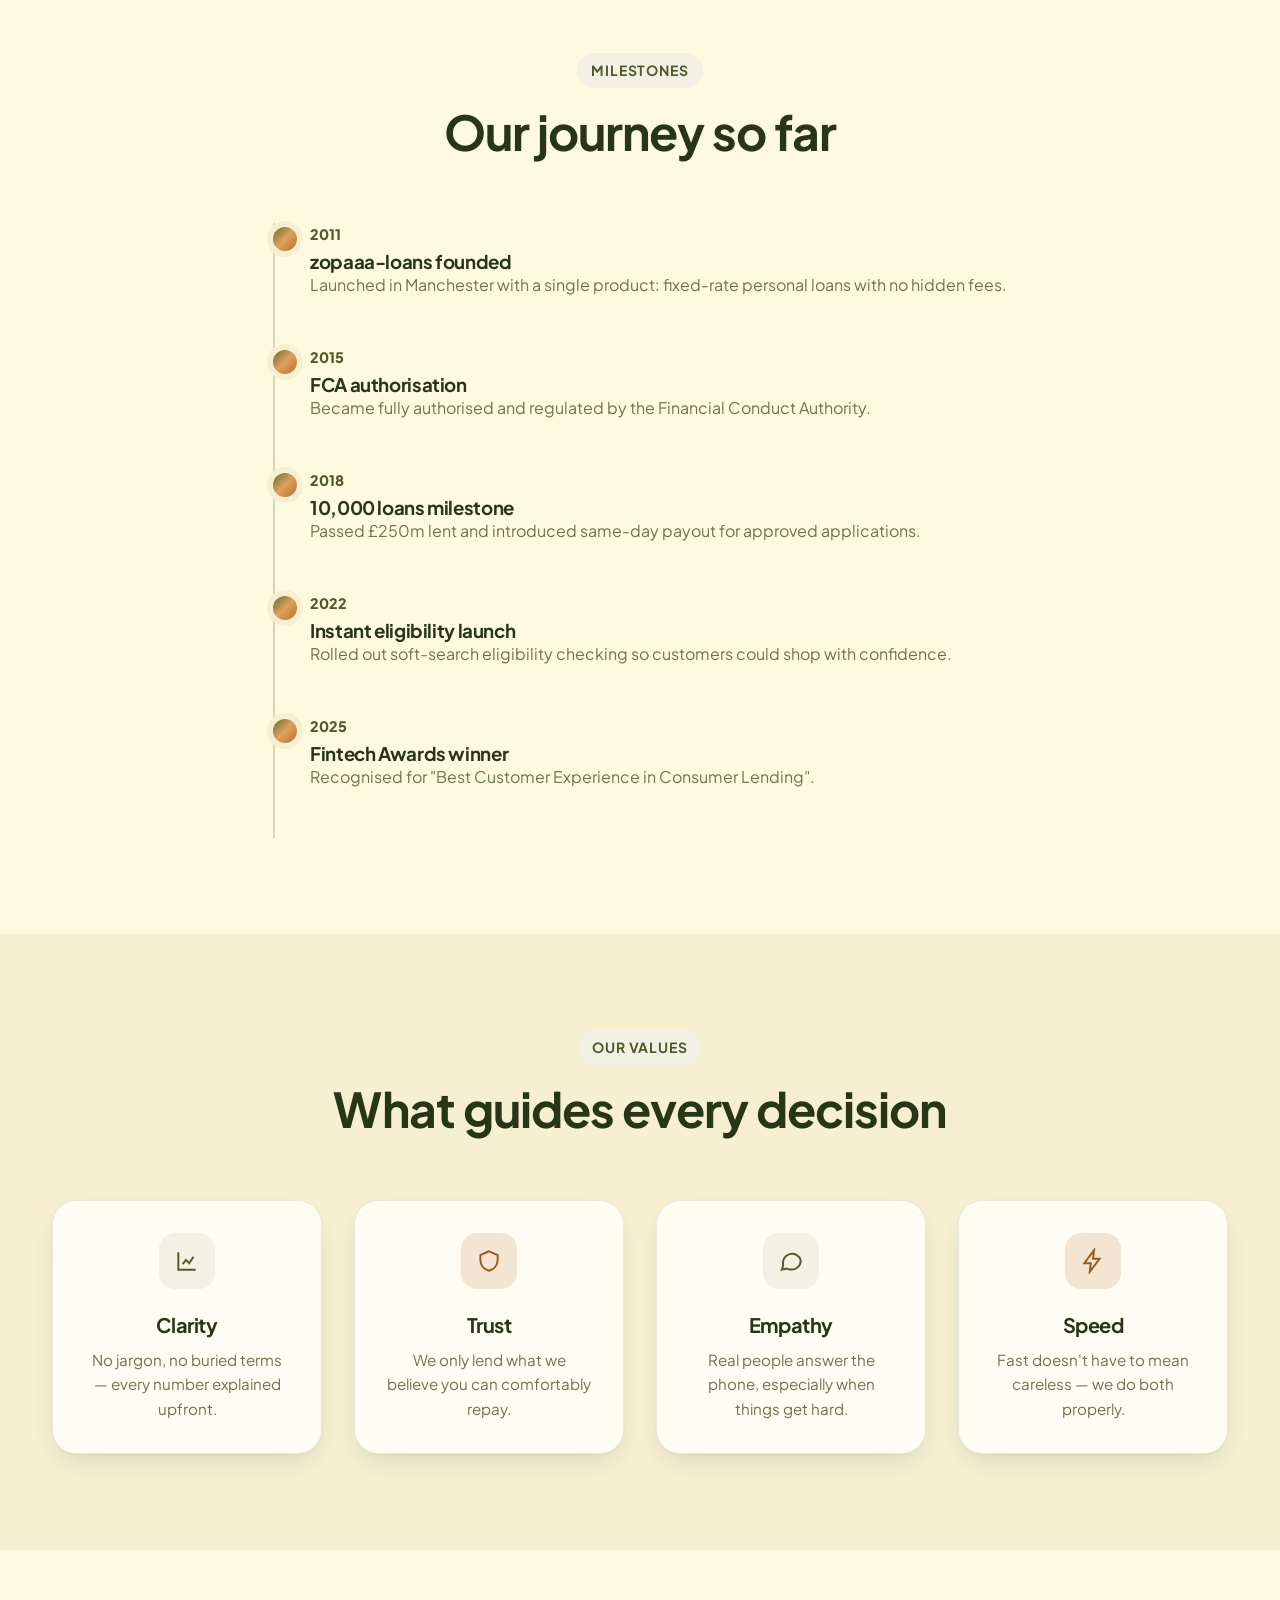
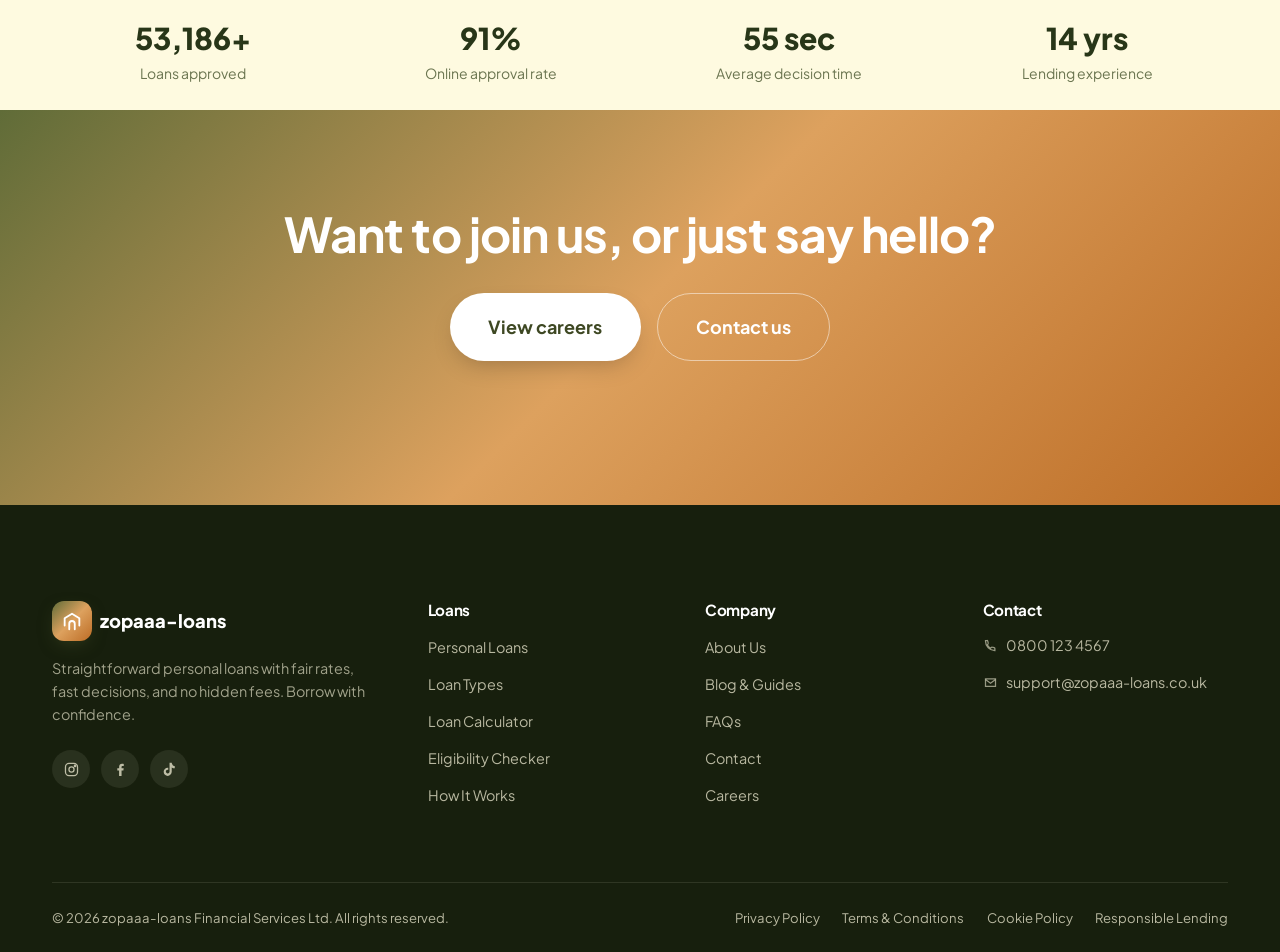
<file: about.html>
<!DOCTYPE html>
<html lang="en-GB">
<head>
<meta charset="UTF-8">
<meta name="viewport" content="width=device-width, initial-scale=1.0">
<title>About Us | zopaaa-loans Financial Services</title>
<meta name="description" content="Learn about zopaaa-loans's mission to make personal lending fair and transparent, our leadership team, values, and 15-year track record.">
<link rel="canonical" href="https://www.zopaaa-loans.co.uk/about.html">
<meta property="og:type" content="website">
<meta property="og:title" content="About Us | zopaaa-loans">
<meta property="og:description" content="Our mission, values and the team behind zopaaa-loans's personal loans.">
<meta property="og:image" content="assets/images/og-cover.svg">
<meta name="twitter:card" content="summary_large_image">
<link rel="icon" type="image/svg+xml" href="assets/icons/favicon.svg">
<link rel="manifest" href="manifest.json">
<meta name="theme-color" content="#606C38">
<link rel="preconnect" href="https://fonts.googleapis.com">
<link rel="preconnect" href="https://fonts.gstatic.com" crossorigin>
<link href="https://fonts.googleapis.com/css2?family=Plus+Jakarta+Sans:wght@400;500;600;700;800&display=swap" rel="stylesheet">
<link rel="stylesheet" href="assets/css/style.css">
<link rel="stylesheet" href="assets/css/animations.css">
<link rel="stylesheet" href="assets/css/responsive.css">
</head>
<body>
<div id="site-header"></div>
<main id="main">

  <section class="page-hero">
    <div class="container">
      <div class="breadcrumbs"><a href="index.html">Home</a><span>/</span><span>About Us</span></div>
      <span class="eyebrow">About zopaaa-loans</span>
      <h1 class="h1">Lending, the way it should have always worked</h1>
      <p class="section-lede" style="margin:0 auto;">We started zopaaa-loans because borrowing shouldn't feel like reading the small print in a foreign language. Fifteen years later, that's still the whole point.</p>
    </div>
  </section>

  <section class="section-pad">
    <div class="container grid grid-2" style="align-items:center;">
      <div data-reveal="left">
        <span class="eyebrow">Our story</span>
        <h2 class="h2">Founded on one frustration</h2>
        <br>
        <p class="section-lede">In 2011, our founders were turned down for a loan with no explanation, then approved elsewhere at three times the advertised rate. zopaaa-loans was built to close that gap between what lenders promise and what borrowers actually experience.</p>
        <p class="section-lede">Today we've helped more than 98,500 customers borrow with clarity — from first car purchases to full debt consolidation plans — and we still measure success by how few questions customers need to ask after they've signed.</p>
      </div>
      <div class="card" data-reveal="right">
        <div class="grid grid-2" style="gap:var(--space-5)">
          <div><h3 style="font-size:1.8rem">2011</h3><p>Founded in Manchester</p></div>
          <div><h3 style="font-size:1.8rem">57,640+</h3><p>Customers served</p></div>
          <div><h3 style="font-size:1.8rem">£1.1bn</h3><p>Lent to date</p></div>
          <div><h3 style="font-size:1.8rem">4.9/5</h3><p>Average customer rating</p></div>
        </div>
      </div>
    </div>
  </section>

  <section class="section-pad bg-alt">
    <div class="container">
      <div class="grid grid-2" style="gap:var(--space-6)">
        <div class="card" data-reveal="up">
          <div class="icon-tile"><svg viewBox="0 0 24 24" fill="none" stroke="currentColor" stroke-width="1.8"><circle cx="12" cy="12" r="9"/><path d="M12 7v5l3.5 2"/></svg></div>
          <h3>Our mission</h3>
          <p>To give every borrower a fair, transparent decision in minutes — with pricing they can understand and terms they can trust, regardless of where they're starting from financially.</p>
        </div>
        <div class="card" data-reveal="up">
          <div class="icon-tile accent"><svg viewBox="0 0 24 24" fill="none" stroke="currentColor" stroke-width="1.8"><path d="m12 2 2.4 7.2H22l-6 4.4 2.3 7.1L12 16.3l-6.3 4.4 2.3-7.1-6-4.4h7.6L12 2Z"/></svg></div>
          <h3>Our vision</h3>
          <p>A lending market where representative examples reflect what most people actually pay, and where "quick and easy" never means "read this later and regret it."</p>
        </div>
      </div>
    </div>
  </section>

  <section class="section-pad">
    <div class="container" style="max-width:820px;">
      <div class="section-head" data-reveal="fade">
        <span class="eyebrow">Milestones</span>
        <h2 class="h2">Our journey so far</h2>
      </div>
      <div class="timeline">
        <div class="timeline-item" data-reveal="left"><div class="year">2011</div><h3>zopaaa-loans founded</h3><p>Launched in Manchester with a single product: fixed-rate personal loans with no hidden fees.</p></div>
        <div class="timeline-item" data-reveal="left"><div class="year">2015</div><h3>FCA authorisation</h3><p>Became fully authorised and regulated by the Financial Conduct Authority.</p></div>
        <div class="timeline-item" data-reveal="left"><div class="year">2018</div><h3>10,000 loans milestone</h3><p>Passed £250m lent and introduced same-day payout for approved applications.</p></div>
        <div class="timeline-item" data-reveal="left"><div class="year">2022</div><h3>Instant eligibility launch</h3><p>Rolled out soft-search eligibility checking so customers could shop with confidence.</p></div>
        <div class="timeline-item" data-reveal="left"><div class="year">2025</div><h3>Fintech Awards winner</h3><p>Recognised for "Best Customer Experience in Consumer Lending".</p></div>
      </div>
    </div>
  </section>

  <section class="section-pad bg-alt">
    <div class="container">
      <div class="section-head" data-reveal="fade">
        <span class="eyebrow">Our values</span>
        <h2 class="h2">What guides every decision</h2>
      </div>
      <div class="grid grid-4">
        <div class="card value-card"><div class="icon-tile" style="margin-inline:auto"><svg viewBox="0 0 24 24" fill="none" stroke="currentColor" stroke-width="1.8"><path d="M4 4v16h16M8 15l3-4 3 3 4-6"/></svg></div><h3>Clarity</h3><p>No jargon, no buried terms — every number explained upfront.</p></div>
        <div class="card value-card"><div class="icon-tile accent" style="margin-inline:auto"><svg viewBox="0 0 24 24" fill="none" stroke="currentColor" stroke-width="1.8"><path d="M12 3 4 6.5V11c0 5 3.4 8.7 8 10 4.6-1.3 8-5 8-10V6.5L12 3Z"/></svg></div><h3>Trust</h3><p>We only lend what we believe you can comfortably repay.</p></div>
        <div class="card value-card"><div class="icon-tile" style="margin-inline:auto"><svg viewBox="0 0 24 24" fill="none" stroke="currentColor" stroke-width="1.8"><path d="M21 11.5a8.4 8.4 0 0 1-8.9 8.4A8.6 8.6 0 0 1 8 19l-4.5 1 1.3-4A8.4 8.4 0 1 1 21 11.5Z"/></svg></div><h3>Empathy</h3><p>Real people answer the phone, especially when things get hard.</p></div>
        <div class="card value-card"><div class="icon-tile accent" style="margin-inline:auto"><svg viewBox="0 0 24 24" fill="none" stroke="currentColor" stroke-width="1.8"><path d="M13 2 4 14h6l-1 8 9-12h-6l1-8Z"/></svg></div><h3>Speed</h3><p>Fast doesn't have to mean careless — we do both properly.</p></div>
      </div>
    </div>
  </section>

  <div class="container">
      <div class="hero-stats-strip">
        <div class="hero-stat" data-reveal="up"><div class="num" data-counter="57640" data-suffix="+">0</div><div class="label">Loans approved</div></div>
        <div class="hero-stat" data-reveal="up"><div class="num" data-counter="99" data-suffix="%">0</div><div class="label">Online approval rate</div></div>
        <div class="hero-stat" data-reveal="up"><div class="num" data-counter="60" data-suffix=" sec">0</div><div class="label">Average decision time</div></div>
        <div class="hero-stat" data-reveal="up"><div class="num" data-counter="15" data-suffix=" yrs">0</div><div class="label">Lending experience</div></div>
      </div>
    </div>
    <br>

  <section class="section-pad bg-brand-gradient">
    <div class="container" style="text-align:center;">
      <h2 class="h2" style="color:#fff;">Want to join us, or just say hello?</h2>
      <div class="hero-actions" style="justify-content:center; margin-top:var(--space-6)">
        <a href="contact.html#careers" class="btn btn-white btn-lg">View careers</a>
        <a href="contact.html" class="btn btn-outline btn-lg" style="border-color:rgba(255,255,255,0.5); color:#fff;">Contact us</a>
      </div>
    </div>
  </section>

</main>
<div id="site-footer"></div>
<script src="assets/js/components.js"></script>
<script src="assets/js/main.js"></script>
<script src="assets/js/animations.js"></script>
<script src="assets/js/forms.js"></script>
</body>
</html>
</file>
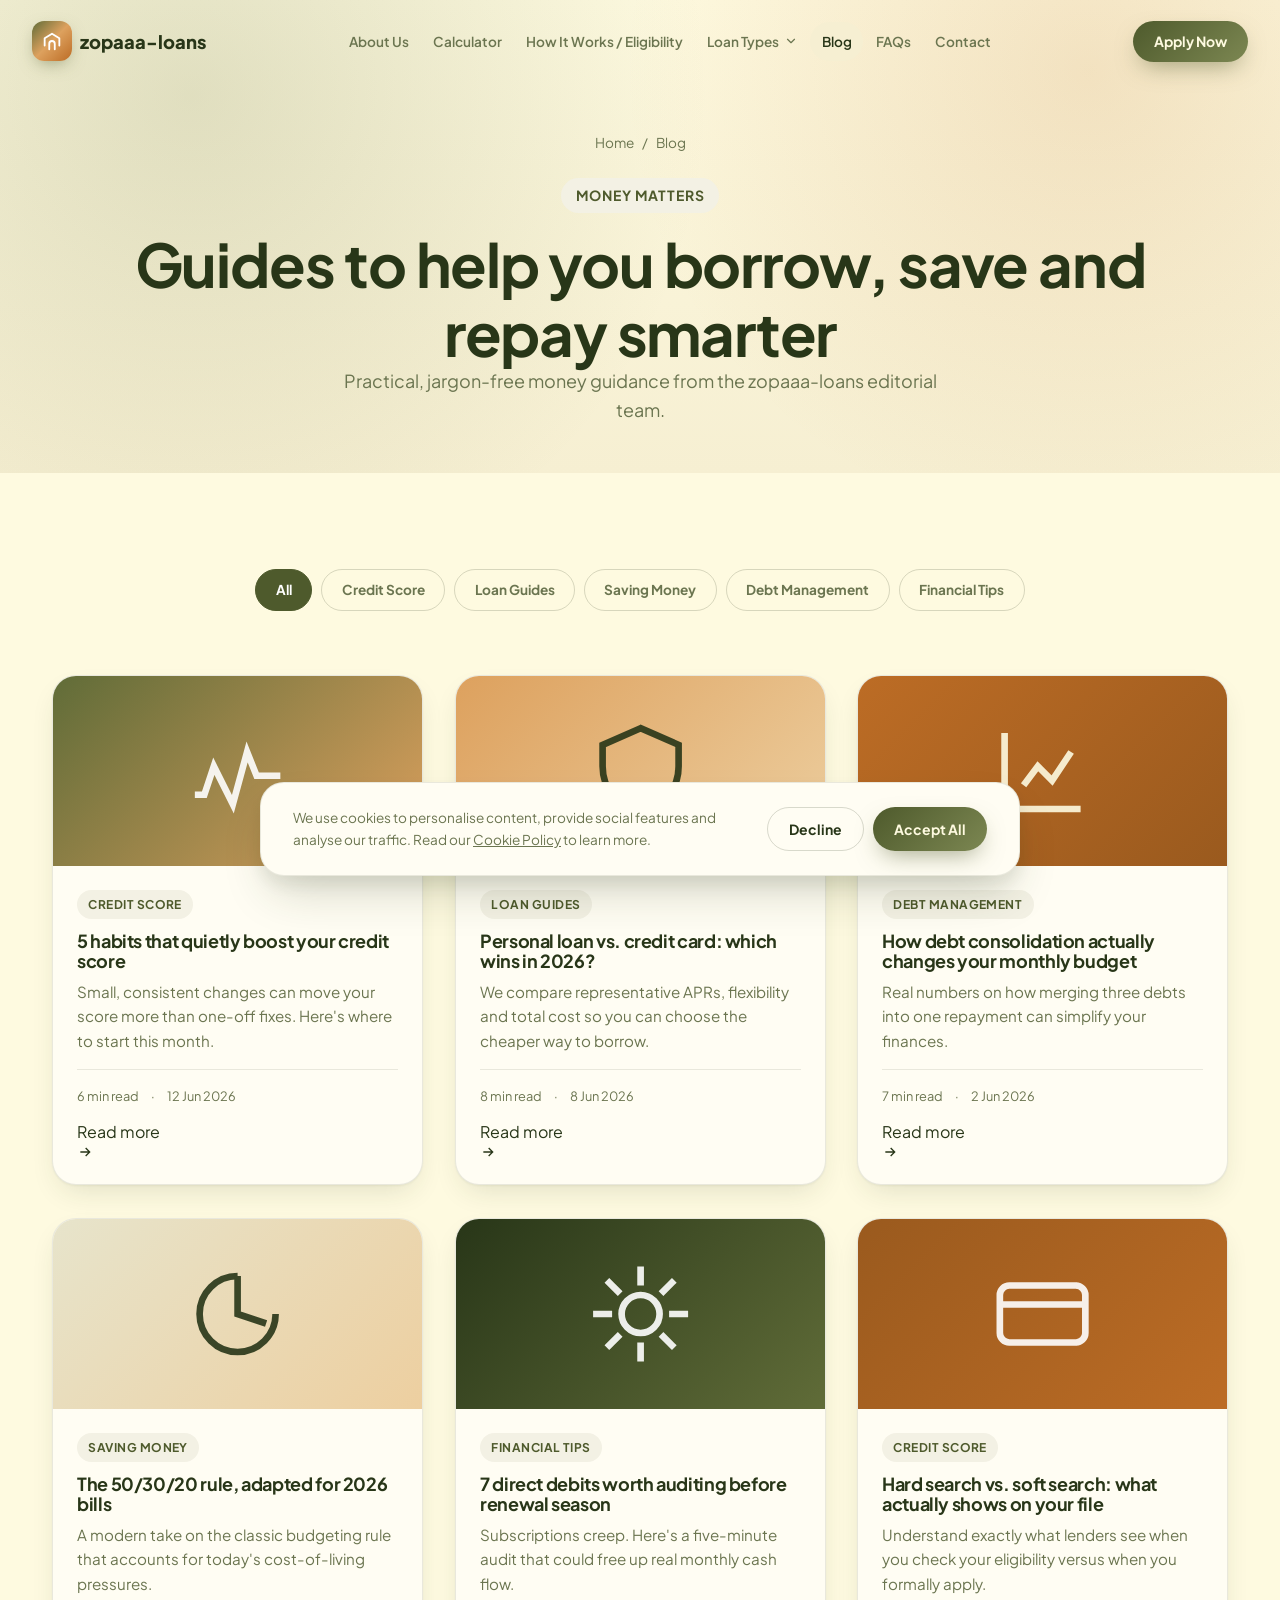
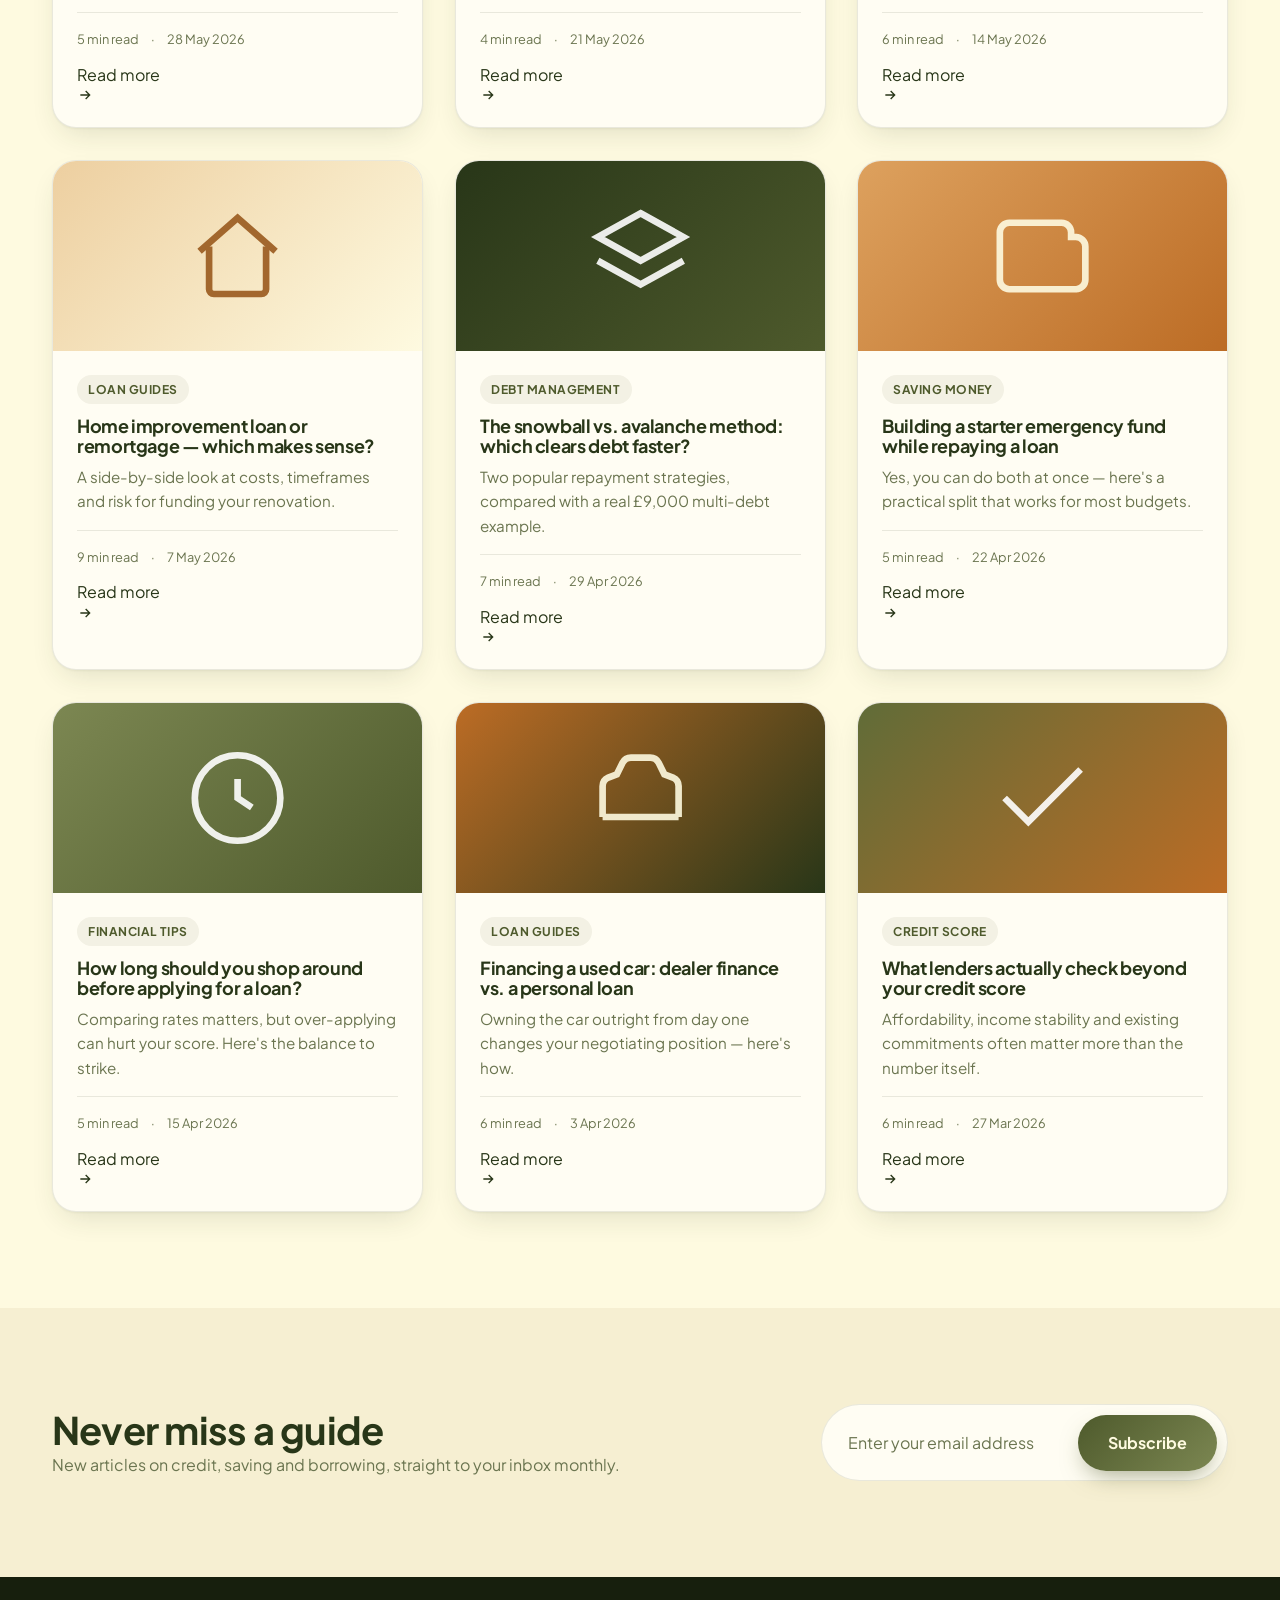
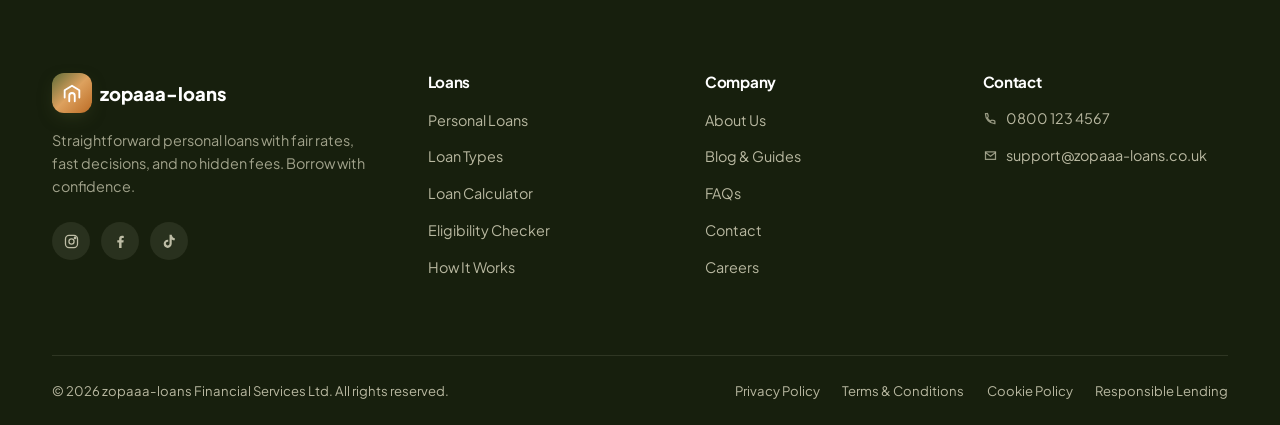
<file: blog.html>
<!DOCTYPE html>
<html lang="en-GB">
<head>
<meta charset="UTF-8">
<meta name="viewport" content="width=device-width, initial-scale=1.0">
<title>Blog &amp; Money Guides | zopaaa-loans</title>
<meta name="description" content="Practical guides on credit scores, loan comparisons, saving money and debt management from the zopaaa-loans team.">
<link rel="canonical" href="https://www.zopaaa-loans.co.uk/blog.html">
<meta property="og:type" content="website">
<meta property="og:title" content="Blog &amp; Guides | zopaaa-loans">
<meta property="og:description" content="Financial tips, credit score guides and loan comparisons to help you borrow smarter.">
<meta property="og:image" content="assets/images/og-cover.svg">
<meta name="twitter:card" content="summary_large_image">
<link rel="icon" type="image/svg+xml" href="assets/icons/favicon.svg">
<link rel="manifest" href="manifest.json">
<meta name="theme-color" content="#606C38">
<link rel="preconnect" href="https://fonts.googleapis.com">
<link rel="preconnect" href="https://fonts.gstatic.com" crossorigin>
<link href="https://fonts.googleapis.com/css2?family=Plus+Jakarta+Sans:wght@400;500;600;700;800&display=swap" rel="stylesheet">
<link rel="stylesheet" href="assets/css/style.css">
<link rel="stylesheet" href="assets/css/animations.css">
<link rel="stylesheet" href="assets/css/responsive.css">
<style>
  .blog-filters { display:flex; gap:0.6rem; flex-wrap:wrap; justify-content:center; margin-bottom:var(--space-8); }
  .blog-filters button { padding:0.6rem 1.2rem; border-radius:var(--radius-full); border:1.5px solid var(--border-color-strong); font-weight:700; font-size:0.85rem; color:var(--text-secondary); transition:all var(--dur-fast); }
  .blog-filters button.active, .blog-filters button:hover { background:var(--color-primary-600); border-color:var(--color-primary-600); color:#fff; }
  .blog-card[hidden]{ display:none; }
</style>
</head>
<body>
<div id="site-header"></div>
<main id="main">

  <section class="page-hero">
    <div class="container">
      <div class="breadcrumbs"><a href="index.html">Home</a><span>/</span><span>Blog</span></div>
      <span class="eyebrow">Money matters</span>
      <h1 class="h1">Guides to help you borrow, save and repay smarter</h1>
      <p class="section-lede" style="margin:0 auto;">Practical, jargon-free money guidance from the zopaaa-loans editorial team.</p>
    </div>
  </section>

  <section class="section-pad">
    <div class="container">
      <div class="blog-filters" id="blogFilters">
        <button class="active" data-filter="all">All</button>
        <button data-filter="credit">Credit Score</button>
        <button data-filter="guides">Loan Guides</button>
        <button data-filter="saving">Saving Money</button>
        <button data-filter="debt">Debt Management</button>
        <button data-filter="tips">Financial Tips</button>
      </div>

      <div class="grid grid-3" id="blogGrid">

        <article class="card blog-card" data-category="credit" data-reveal="up">
          <div class="thumb" style="background:linear-gradient(135deg,#606C38,#DDA15E)"><svg viewBox="0 0 24 24" fill="none" stroke="#fff" stroke-width="1.4"><path d="M3 17h2l2-6 4 8 3-11 2 5h5"/></svg></div>
          <div class="body"><span class="category">Credit Score</span><h3>5 habits that quietly boost your credit score</h3><p>Small, consistent changes can move your score more than one-off fixes. Here's where to start this month.</p><div class="meta"><span>6 min read</span><span>&middot;</span><span>12 Jun 2026</span></div></div>
        </article>

        <article class="card blog-card" data-category="guides" data-reveal="up">
          <div class="thumb" style="background:linear-gradient(135deg,#DDA15E,#EDCFA0)"><svg viewBox="0 0 24 24" fill="none" stroke="#283618" stroke-width="1.4"><path d="M12 3 4 6.5V11c0 5 3.4 8.7 8 10 4.6-1.3 8-5 8-10V6.5L12 3Z"/></svg></div>
          <div class="body"><span class="category">Loan Guides</span><h3>Personal loan vs. credit card: which wins in 2026?</h3><p>We compare representative APRs, flexibility and total cost so you can choose the cheaper way to borrow.</p><div class="meta"><span>8 min read</span><span>&middot;</span><span>8 Jun 2026</span></div></div>
        </article>

        <article class="card blog-card" data-category="debt" data-reveal="up">
          <div class="thumb" style="background:linear-gradient(135deg,#BC6C25,#9A5A1E)"><svg viewBox="0 0 24 24" fill="none" stroke="#FEFAE0" stroke-width="1.4"><path d="M4 4v16h16M8 15l3-4 3 3 4-6"/></svg></div>
          <div class="body"><span class="category">Debt Management</span><h3>How debt consolidation actually changes your monthly budget</h3><p>Real numbers on how merging three debts into one repayment can simplify your finances.</p><div class="meta"><span>7 min read</span><span>&middot;</span><span>2 Jun 2026</span></div></div>
        </article>

        <article class="card blog-card" data-category="saving" data-reveal="up">
          <div class="thumb" style="background:linear-gradient(135deg,#E7E4CB,#EDCFA0)"><svg viewBox="0 0 24 24" fill="none" stroke="#283618" stroke-width="1.4"><path d="M20 12a8 8 0 1 1-8-8"/><path d="M12 4v8l6 2"/></svg></div>
          <div class="body"><span class="category">Saving Money</span><h3>The 50/30/20 rule, adapted for 2026 bills</h3><p>A modern take on the classic budgeting rule that accounts for today's cost-of-living pressures.</p><div class="meta"><span>5 min read</span><span>&middot;</span><span>28 May 2026</span></div></div>
        </article>

        <article class="card blog-card" data-category="tips" data-reveal="up">
          <div class="thumb" style="background:linear-gradient(135deg,#283618,#606C38)"><svg viewBox="0 0 24 24" fill="none" stroke="#fff" stroke-width="1.4"><path d="M12 2v4M12 18v4M4.9 4.9l2.8 2.8M16.3 16.3l2.8 2.8M2 12h4M18 12h4M4.9 19.1l2.8-2.8M16.3 7.7l2.8-2.8"/><circle cx="12" cy="12" r="4"/></svg></div>
          <div class="body"><span class="category">Financial Tips</span><h3>7 direct debits worth auditing before renewal season</h3><p>Subscriptions creep. Here's a five-minute audit that could free up real monthly cash flow.</p><div class="meta"><span>4 min read</span><span>&middot;</span><span>21 May 2026</span></div></div>
        </article>

        <article class="card blog-card" data-category="credit" data-reveal="up">
          <div class="thumb" style="background:linear-gradient(135deg,#9A5A1E,#BC6C25)"><svg viewBox="0 0 24 24" fill="none" stroke="#fff" stroke-width="1.4"><rect x="3" y="6" width="18" height="12" rx="2"/><path d="M3 10h18"/></svg></div>
          <div class="body"><span class="category">Credit Score</span><h3>Hard search vs. soft search: what actually shows on your file</h3><p>Understand exactly what lenders see when you check your eligibility versus when you formally apply.</p><div class="meta"><span>6 min read</span><span>&middot;</span><span>14 May 2026</span></div></div>
        </article>

        <article class="card blog-card" data-category="guides" data-reveal="up">
          <div class="thumb" style="background:linear-gradient(135deg,#EDCFA0,#FEFAE0)"><svg viewBox="0 0 24 24" fill="none" stroke="#9A5A1E" stroke-width="1.4"><path d="M4 11 12 4l8 7"/><path d="M6 10v9a1 1 0 0 0 1 1h10a1 1 0 0 0 1-1v-9"/></svg></div>
          <div class="body"><span class="category">Loan Guides</span><h3>Home improvement loan or remortgage — which makes sense?</h3><p>A side-by-side look at costs, timeframes and risk for funding your renovation.</p><div class="meta"><span>9 min read</span><span>&middot;</span><span>7 May 2026</span></div></div>
        </article>

        <article class="card blog-card" data-category="debt" data-reveal="up">
          <div class="thumb" style="background:linear-gradient(135deg,#283618,#4E5A2C)"><svg viewBox="0 0 24 24" fill="none" stroke="#fff" stroke-width="1.4"><path d="m12 3 9 5-9 5-9-5 9-5Z"/><path d="m3 13 9 5 9-5"/></svg></div>
          <div class="body"><span class="category">Debt Management</span><h3>The snowball vs. avalanche method: which clears debt faster?</h3><p>Two popular repayment strategies, compared with a real £9,000 multi-debt example.</p><div class="meta"><span>7 min read</span><span>&middot;</span><span>29 Apr 2026</span></div></div>
        </article>

        <article class="card blog-card" data-category="saving" data-reveal="up">
          <div class="thumb" style="background:linear-gradient(135deg,#DDA15E,#BC6C25)"><svg viewBox="0 0 24 24" fill="none" stroke="#FEFAE0" stroke-width="1.4"><path d="M3 7a2 2 0 0 1 2-2h11a2 2 0 0 1 2 2v1h1a2 2 0 0 1 2 2v7a2 2 0 0 1-2 2H5a2 2 0 0 1-2-2V7Z"/></svg></div>
          <div class="body"><span class="category">Saving Money</span><h3>Building a starter emergency fund while repaying a loan</h3><p>Yes, you can do both at once — here's a practical split that works for most budgets.</p><div class="meta"><span>5 min read</span><span>&middot;</span><span>22 Apr 2026</span></div></div>
        </article>

        <article class="card blog-card" data-category="tips" data-reveal="up">
          <div class="thumb" style="background:linear-gradient(135deg,#7C8752,#4E5A2C)"><svg viewBox="0 0 24 24" fill="none" stroke="#fff" stroke-width="1.4"><circle cx="12" cy="12" r="9"/><path d="M12 8v4l3 2"/></svg></div>
          <div class="body"><span class="category">Financial Tips</span><h3>How long should you shop around before applying for a loan?</h3><p>Comparing rates matters, but over-applying can hurt your score. Here's the balance to strike.</p><div class="meta"><span>5 min read</span><span>&middot;</span><span>15 Apr 2026</span></div></div>
        </article>

        <article class="card blog-card" data-category="guides" data-reveal="up">
          <div class="thumb" style="background:linear-gradient(135deg,#BC6C25,#283618)"><svg viewBox="0 0 24 24" fill="none" stroke="#FEFAE0" stroke-width="1.4"><path d="M4 16V9.5a2 2 0 0 1 1.2-1.8L7 7l1.2-2.4A2 2 0 0 1 10 3.5h4a2 2 0 0 1 1.8 1.1L17 7l1.8.7A2 2 0 0 1 20 9.5V16"/><path d="M4 16h16"/></svg></div>
          <div class="body"><span class="category">Loan Guides</span><h3>Financing a used car: dealer finance vs. a personal loan</h3><p>Owning the car outright from day one changes your negotiating position — here's how.</p><div class="meta"><span>6 min read</span><span>&middot;</span><span>3 Apr 2026</span></div></div>
        </article>

        <article class="card blog-card" data-category="credit" data-reveal="up">
          <div class="thumb" style="background:linear-gradient(135deg,#606C38,#BC6C25)"><svg viewBox="0 0 24 24" fill="none" stroke="#fff" stroke-width="1.4"><path d="M20 6 9 17l-5-5"/></svg></div>
          <div class="body"><span class="category">Credit Score</span><h3>What lenders actually check beyond your credit score</h3><p>Affordability, income stability and existing commitments often matter more than the number itself.</p><div class="meta"><span>6 min read</span><span>&middot;</span><span>27 Mar 2026</span></div></div>
        </article>

      </div>
    </div>
  </section>

  <section class="section-pad bg-alt">
    <div class="container flex-between" style="flex-wrap:wrap; gap:var(--space-6);">
      <div data-reveal="left">
        <h2 class="h3">Never miss a guide</h2>
        <p>New articles on credit, saving and borrowing, straight to your inbox monthly.</p>
      </div>
      <form class="newsletter-form" data-reveal="right">
        <div class="newsletter-box">
          <input type="email" placeholder="Enter your email address" required aria-label="Email address">
          <button type="submit" class="btn btn-primary">Subscribe</button>
        </div>
      </form>
    </div>
  </section>

</main>
<div id="site-footer"></div>
<script src="assets/js/components.js"></script>
<script src="assets/js/main.js"></script>
<script src="assets/js/animations.js"></script>
<script src="assets/js/forms.js"></script>
<script>
(function () {
  document.querySelectorAll('#blogGrid .blog-card .body').forEach(function (body) {
    var link = document.createElement('a');
    link.href = 'blog.html';
    link.className = 'apply-link';
    link.style.marginTop = 'var(--space-3)';
    link.innerHTML = 'Read more <svg viewBox="0 0 24 24" width="16" height="16" fill="none" stroke="currentColor" stroke-width="2"><path d="M5 12h14M13 6l6 6-6 6"/></svg>';
    body.appendChild(link);
  });

  var buttons = document.querySelectorAll('#blogFilters button');
  var cards = document.querySelectorAll('#blogGrid .blog-card');
  buttons.forEach(function (btn) {
    btn.addEventListener('click', function () {
      buttons.forEach(function (b) { b.classList.remove('active'); });
      btn.classList.add('active');
      var filter = btn.dataset.filter;
      cards.forEach(function (card) {
        card.hidden = filter !== 'all' && card.dataset.category !== filter;
      });
    });
  });
})();
</script>
</body>
</html>
</file>
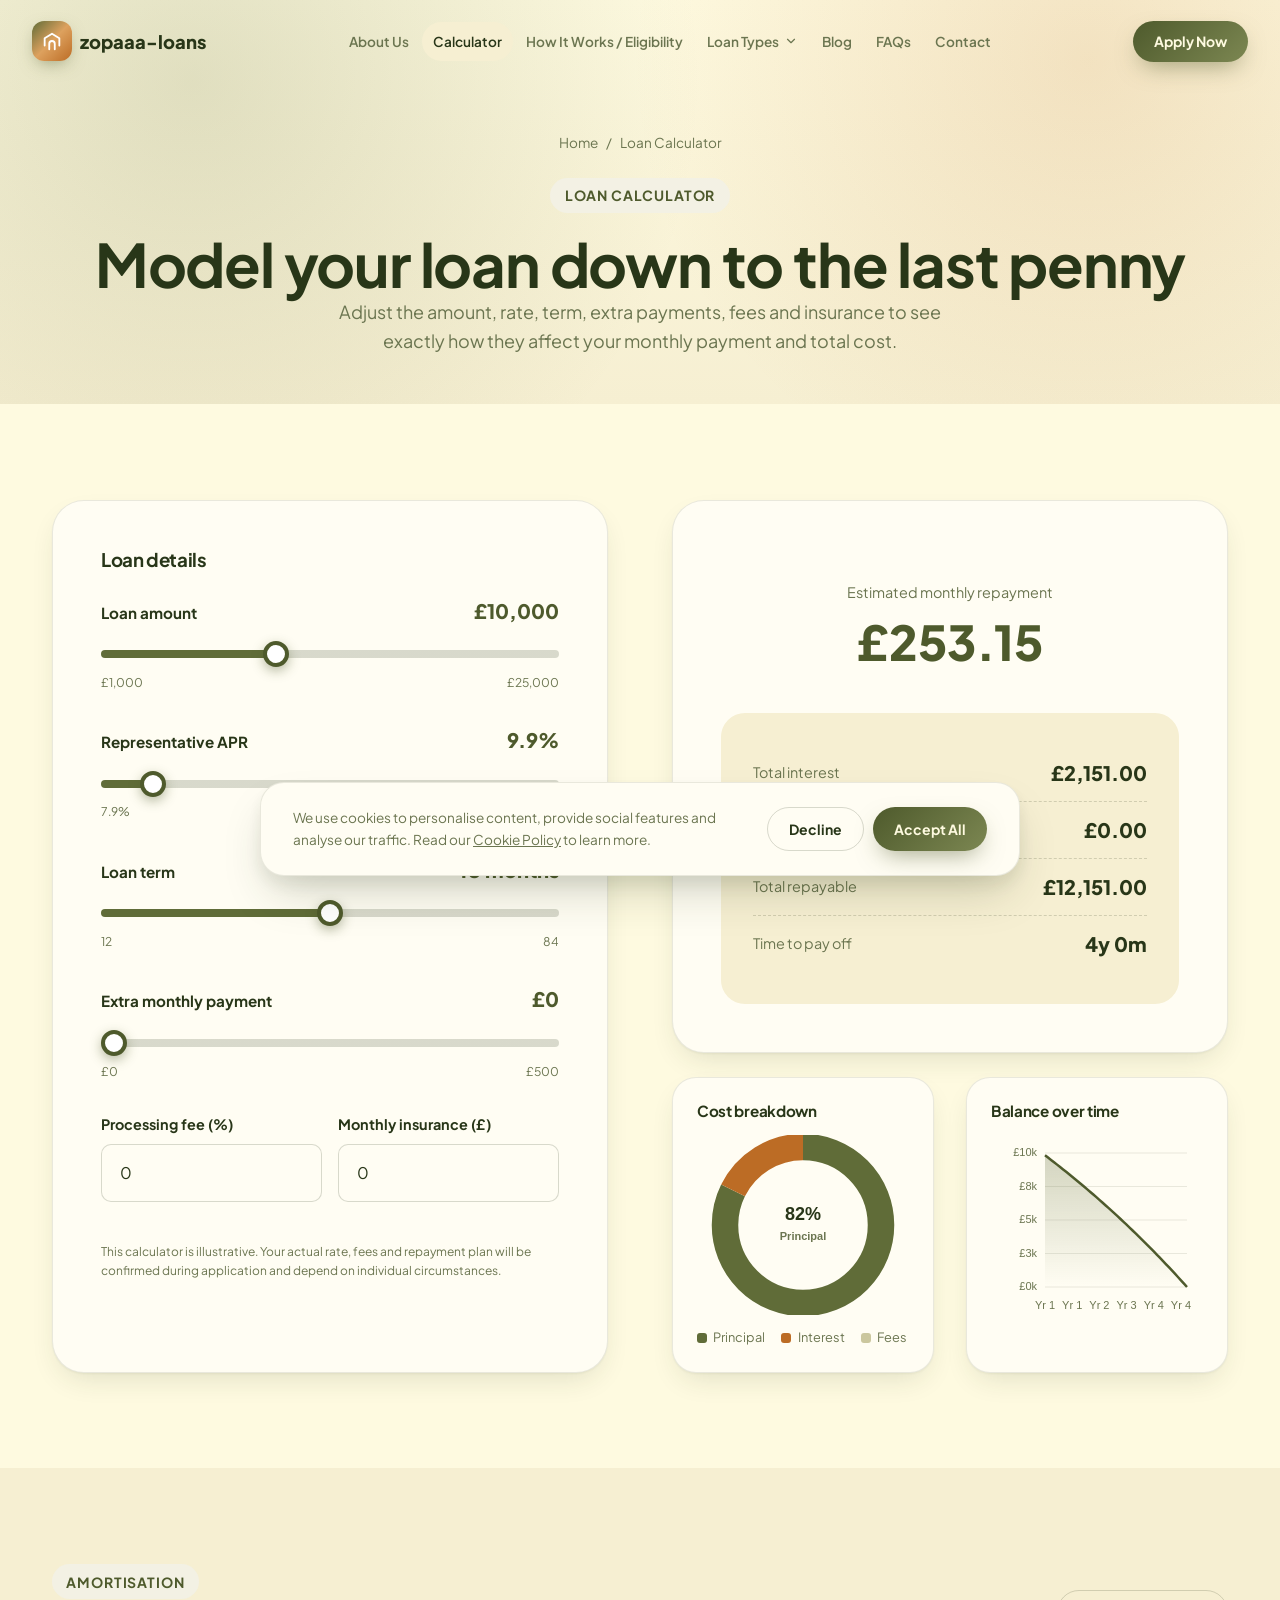
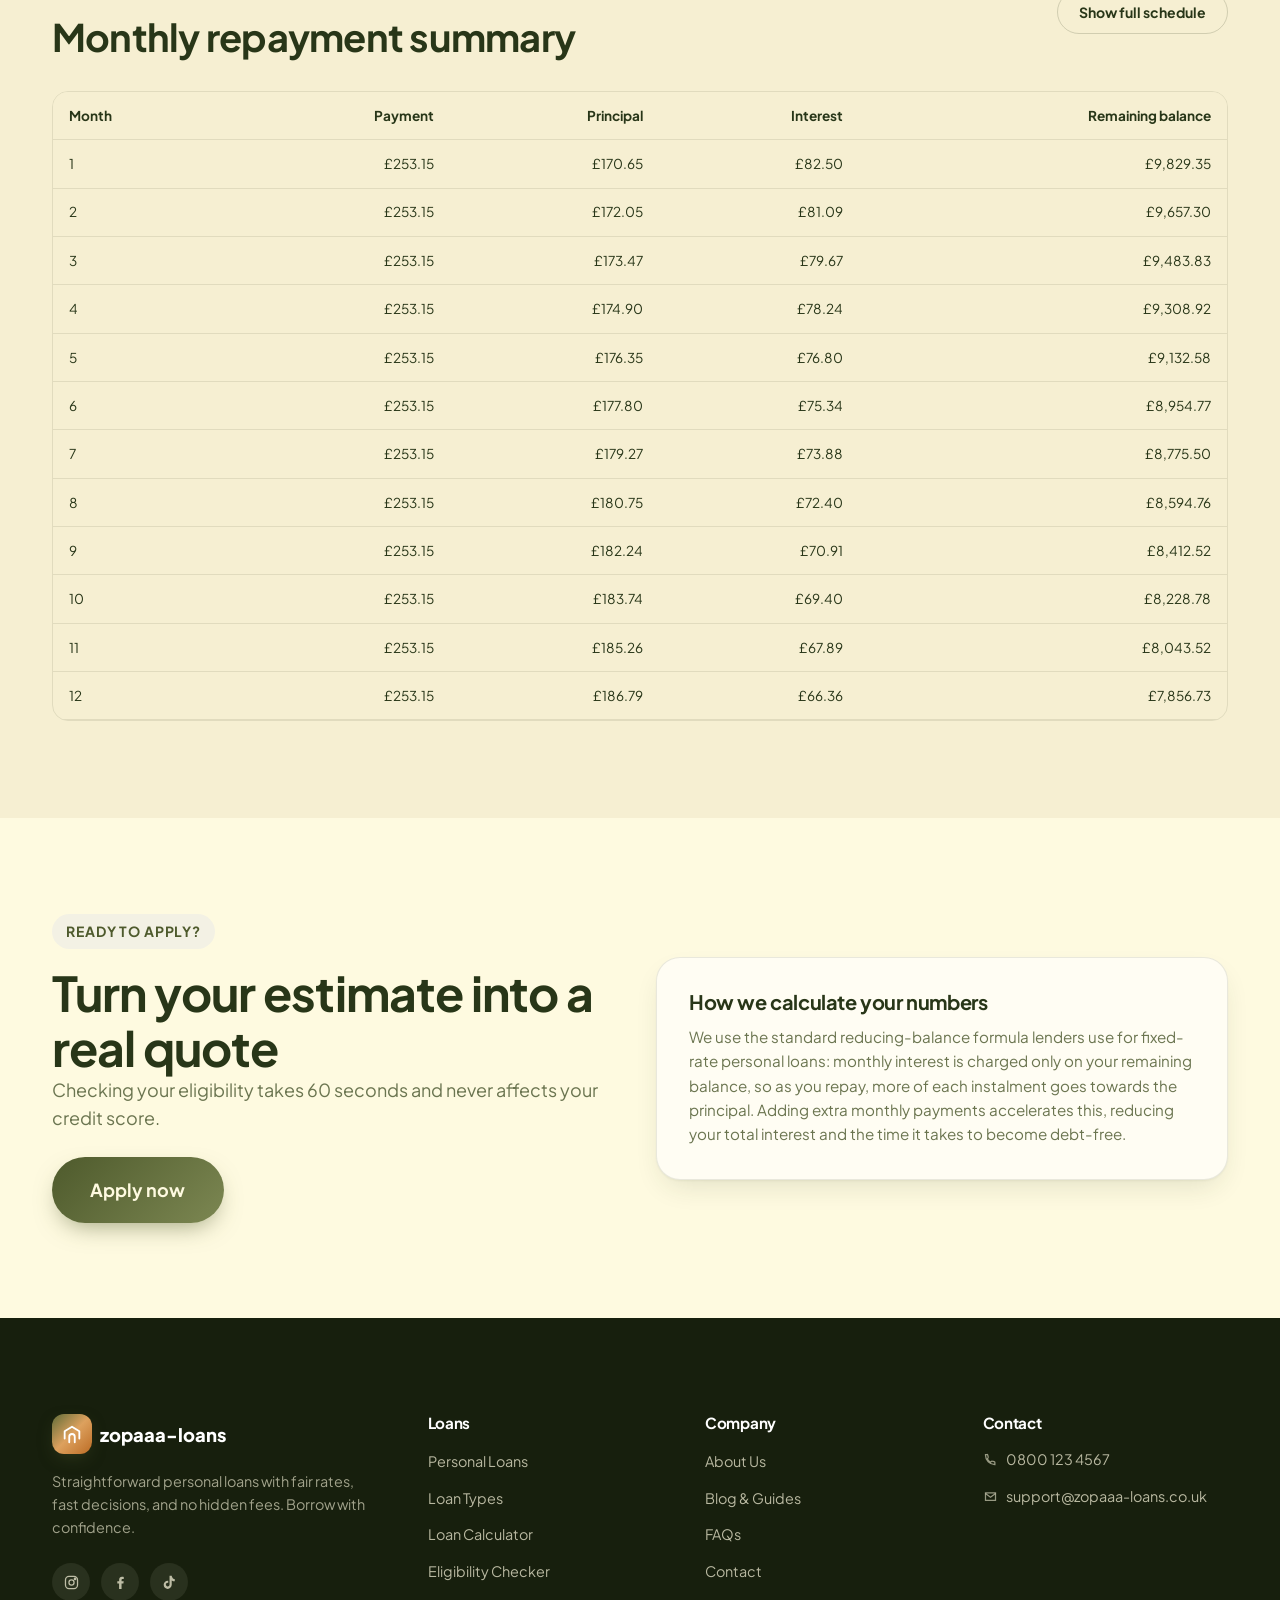
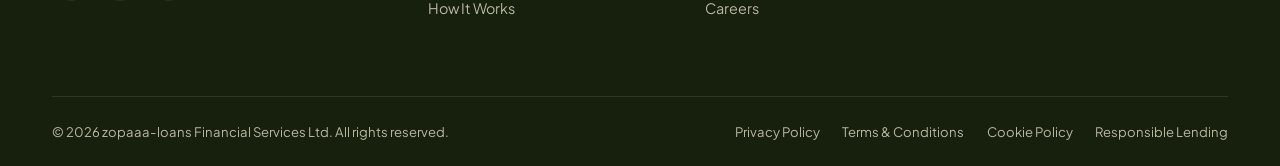
<file: calculator.html>
<!DOCTYPE html>
<html lang="en-GB">
<head>
<meta charset="UTF-8">
<meta name="viewport" content="width=device-width, initial-scale=1.0">
<title>Loan Calculator | Estimate Your Monthly Repayments | zopaaa-loans</title>
<meta name="description" content="Use zopaaa-loans's advanced loan calculator to estimate your monthly repayment, total interest, fees and full amortisation schedule — instantly, with no sign-up.">
<link rel="canonical" href="https://www.zopaaa-loans.co.uk/calculator.html">
<meta property="og:type" content="website">
<meta property="og:title" content="Loan Calculator | zopaaa-loans">
<meta property="og:description" content="Estimate your monthly repayment, total interest and full amortisation schedule instantly.">
<meta property="og:image" content="assets/images/og-cover.svg">
<meta name="twitter:card" content="summary_large_image">
<link rel="icon" type="image/svg+xml" href="assets/icons/favicon.svg">
<link rel="manifest" href="manifest.json">
<meta name="theme-color" content="#606C38">
<link rel="preconnect" href="https://fonts.googleapis.com">
<link rel="preconnect" href="https://fonts.gstatic.com" crossorigin>
<link href="https://fonts.googleapis.com/css2?family=Plus+Jakarta+Sans:wght@400;500;600;700;800&display=swap" rel="stylesheet">
<link rel="stylesheet" href="assets/css/style.css">
<link rel="stylesheet" href="assets/css/animations.css">
<link rel="stylesheet" href="assets/css/responsive.css">
<style>
  .chart-card { padding: var(--space-5); }
  .chart-card h4 { font-size: 0.95rem; margin-bottom: var(--space-4); }
  .chart-legend { display:flex; gap:var(--space-4); flex-wrap:wrap; margin-top:var(--space-3); font-size:0.8rem; color:var(--text-secondary); }
  .chart-legend span { display:flex; align-items:center; gap:0.4rem; }
  .chart-legend i { width:10px; height:10px; border-radius:3px; display:inline-block; }
  .input-row-inline { display:grid; grid-template-columns:1fr 1fr; gap:var(--space-4); }
</style>
</head>
<body>
<div id="site-header"></div>
<main id="main">

  <section class="page-hero">
    <div class="container">
      <div class="breadcrumbs"><a href="index.html">Home</a><span>/</span><span>Loan Calculator</span></div>
      <span class="eyebrow">Loan calculator</span>
      <h1 class="h1">Model your loan down to the last penny</h1>
      <p class="section-lede" style="margin:0 auto;">Adjust the amount, rate, term, extra payments, fees and insurance to see exactly how they affect your monthly payment and total cost.</p>
    </div>
  </section>

  <section class="section-pad" id="fullCalculator">
    <div class="container">
      <div class="calc-grid">

        <!-- Inputs -->
        <div class="calc-panel" data-reveal="left">
          <h3 style="margin-bottom:var(--space-5)">Loan details</h3>

          <div class="slider-group">
            <div class="slider-label"><span>Loan amount</span><span class="slider-value" id="calcAmountValue">£10,000</span></div>
            <input type="range" id="calcAmount" min="1000" max="25000" step="100" value="10000" aria-label="Loan amount">
            <div class="slider-scale"><span>£1,000</span><span>£25,000</span></div>
          </div>

          <div class="slider-group">
            <div class="slider-label"><span>Representative APR</span><span class="slider-value" id="calcAprValue">9.9%</span></div>
            <input type="range" id="calcApr" min="7.9" max="29.9" step="0.1" value="9.9" aria-label="Annual percentage rate">
            <div class="slider-scale"><span>7.9%</span><span>29.9%</span></div>
          </div>

          <div class="slider-group">
            <div class="slider-label"><span>Loan term</span><span class="slider-value" id="calcTermValue">48 months</span></div>
            <input type="range" id="calcTerm" min="12" max="84" step="1" value="48" aria-label="Loan term in months">
            <div class="slider-scale"><span>12</span><span>84</span></div>
          </div>

          <div class="slider-group">
            <div class="slider-label"><span>Extra monthly payment</span><span class="slider-value" id="calcExtraValue">£0</span></div>
            <input type="range" id="calcExtra" min="0" max="500" step="10" value="0" aria-label="Extra monthly payment">
            <div class="slider-scale"><span>£0</span><span>£500</span></div>
          </div>

          <div class="input-row-inline">
            <div class="form-group">
              <label for="calcFee">Processing fee (%)</label>
              <input class="form-control" type="number" id="calcFee" min="0" max="10" step="0.1" value="0">
            </div>
            <div class="form-group">
              <label for="calcInsurance">Monthly insurance (£)</label>
              <input class="form-control" type="number" id="calcInsurance" min="0" max="100" step="1" value="0">
            </div>
          </div>
          <p class="apr-note">This calculator is illustrative. Your actual rate, fees and repayment plan will be confirmed during application and depend on individual circumstances.</p>
        </div>

        <!-- Results -->
        <div data-reveal="right">
          <div class="calc-panel" style="margin-bottom:var(--space-5)">
            <div class="calc-headline">
              <div class="sub">Estimated monthly repayment</div>
              <div class="amount" id="calcMonthlyOut">£0.00</div>
            </div>
            <div class="calc-results">
              <div class="calc-result-row"><span class="rlabel">Total interest</span><span class="rvalue" id="calcInterestOut">£0.00</span></div>
              <div class="calc-result-row"><span class="rlabel">Processing fee</span><span class="rvalue" id="calcFeeOut">£0.00</span></div>
              <div class="calc-result-row"><span class="rlabel">Total repayable</span><span class="rvalue" id="calcTotalOut">£0.00</span></div>
              <div class="calc-result-row"><span class="rlabel">Time to pay off</span><span class="rvalue" id="calcPayoffOut">0m</span></div>
            </div>
          </div>

          <div class="grid grid-2">
            <div class="card chart-card">
              <h4>Cost breakdown</h4>
              <canvas id="donutChart" style="width:100%;height:180px;" aria-label="Principal versus interest breakdown chart" role="img"></canvas>
              <div class="chart-legend">
                <span><i style="background:var(--color-primary-500)"></i>Principal</span>
                <span><i style="background:var(--color-accent-500)"></i>Interest</span>
                <span><i style="background:var(--color-primary-200)"></i>Fees</span>
              </div>
            </div>
            <div class="card chart-card">
              <h4>Balance over time</h4>
              <canvas id="balanceChart" style="width:100%;height:180px;" aria-label="Loan balance reduction over time chart" role="img"></canvas>
            </div>
          </div>
        </div>
      </div>
    </div>
  </section>

  <section class="section-pad bg-alt">
    <div class="container">
      <div class="flex-between" style="margin-bottom:var(--space-6); flex-wrap:wrap; gap:1rem;">
        <div>
          <span class="eyebrow">Amortisation</span>
          <h2 class="h3" style="margin:0">Monthly repayment summary</h2>
        </div>
        <button class="btn btn-outline btn-sm" id="amortToggle">Show full schedule</button>
      </div>
      <div class="amort-table-wrap" data-reveal="up">
        <table class="amort-table">
          <thead><tr><th>Month</th><th>Payment</th><th>Principal</th><th>Interest</th><th>Remaining balance</th></tr></thead>
          <tbody id="amortBody"></tbody>
        </table>
      </div>
    </div>
  </section>

  <section class="section-pad">
    <div class="container grid grid-2" style="align-items:center;">
      <div data-reveal="left">
        <span class="eyebrow">Ready to apply?</span>
        <h2 class="h2">Turn your estimate into a real quote</h2>
        <p class="section-lede">Checking your eligibility takes 60 seconds and never affects your credit score.</p>
        <a href="loans.html#apply" class="btn btn-primary btn-lg" style="margin-top:var(--space-5)">Apply now</a>
      </div>
      <div class="card" data-reveal="right">
        <h3>How we calculate your numbers</h3>
        <p>We use the standard reducing-balance formula lenders use for fixed-rate personal loans: monthly interest is charged only on your remaining balance, so as you repay, more of each instalment goes towards the principal. Adding extra monthly payments accelerates this, reducing your total interest and the time it takes to become debt-free.</p>
      </div>
    </div>
  </section>

</main>
<div id="site-footer"></div>
<script src="assets/js/components.js"></script>
<script src="assets/js/main.js"></script>
<script src="assets/js/animations.js"></script>
<script src="assets/js/calculator.js"></script>
<script src="assets/js/forms.js"></script>
</body>
</html>
</file>
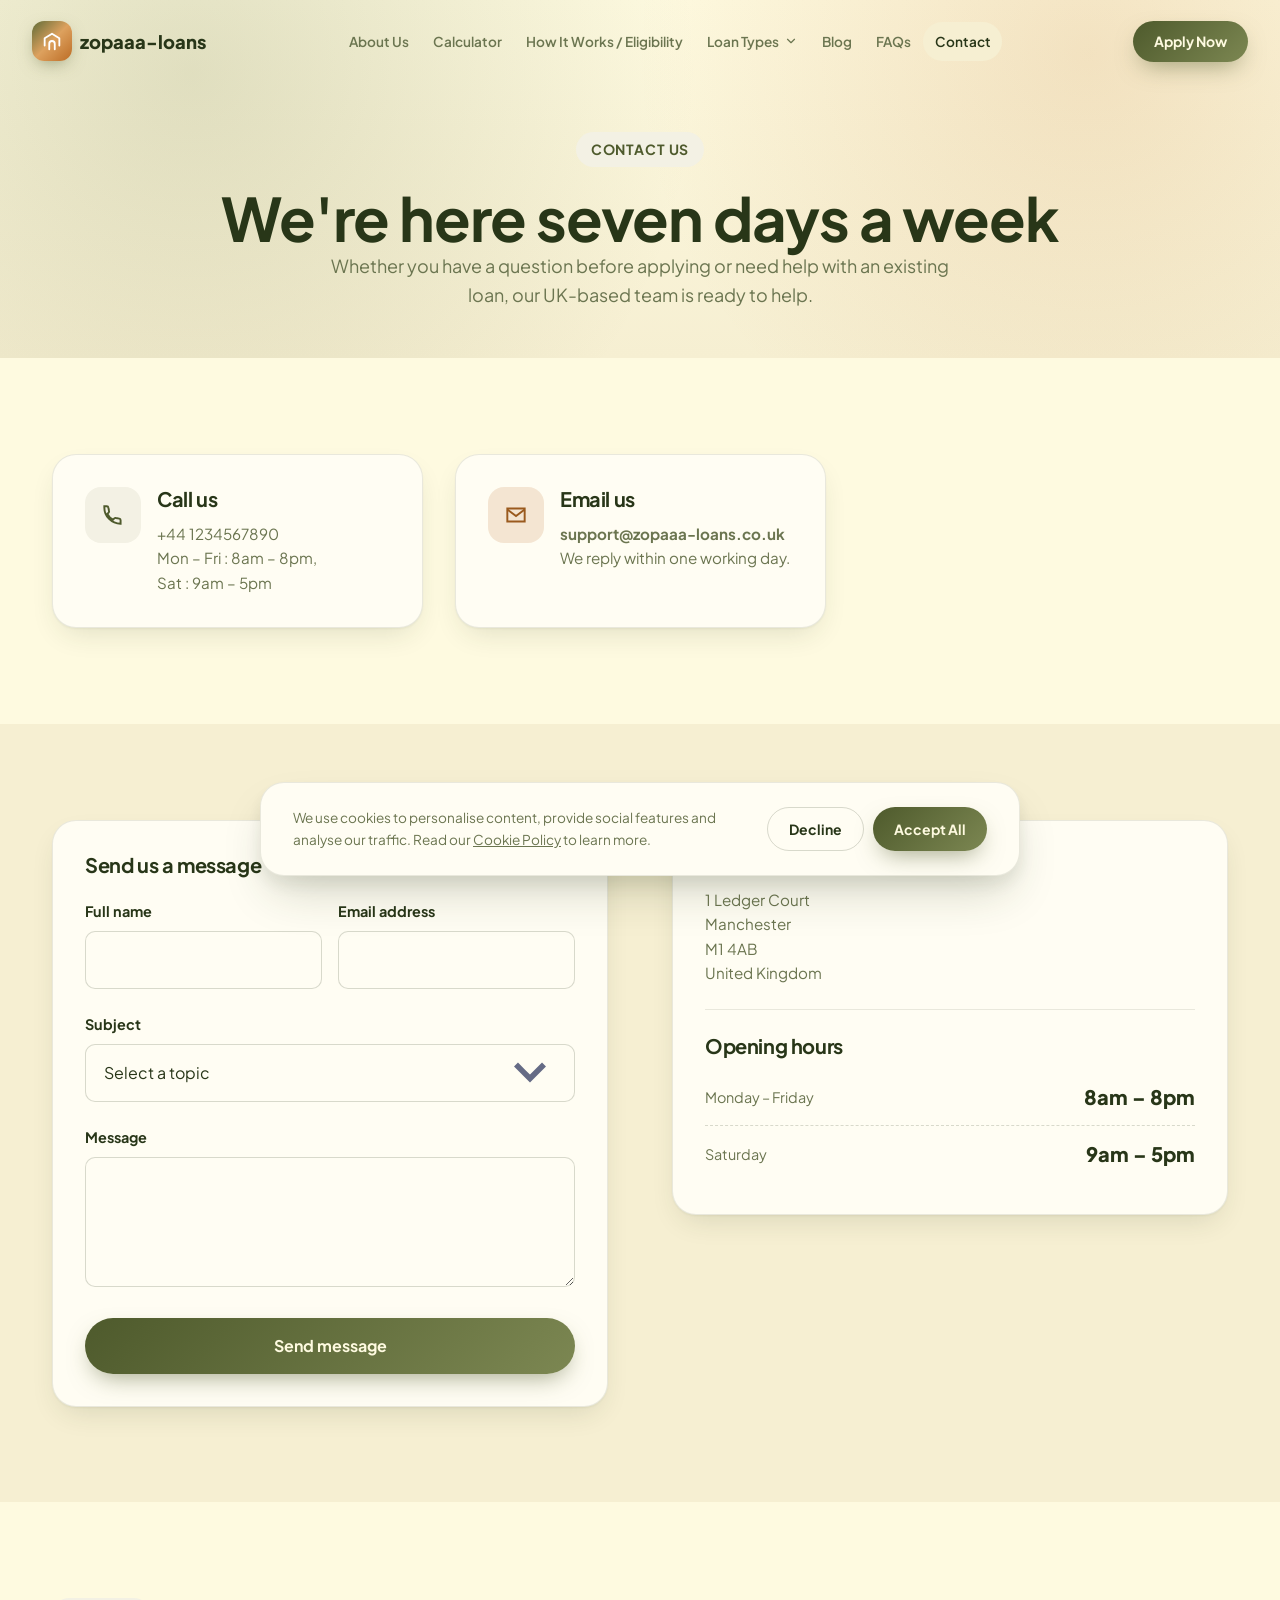
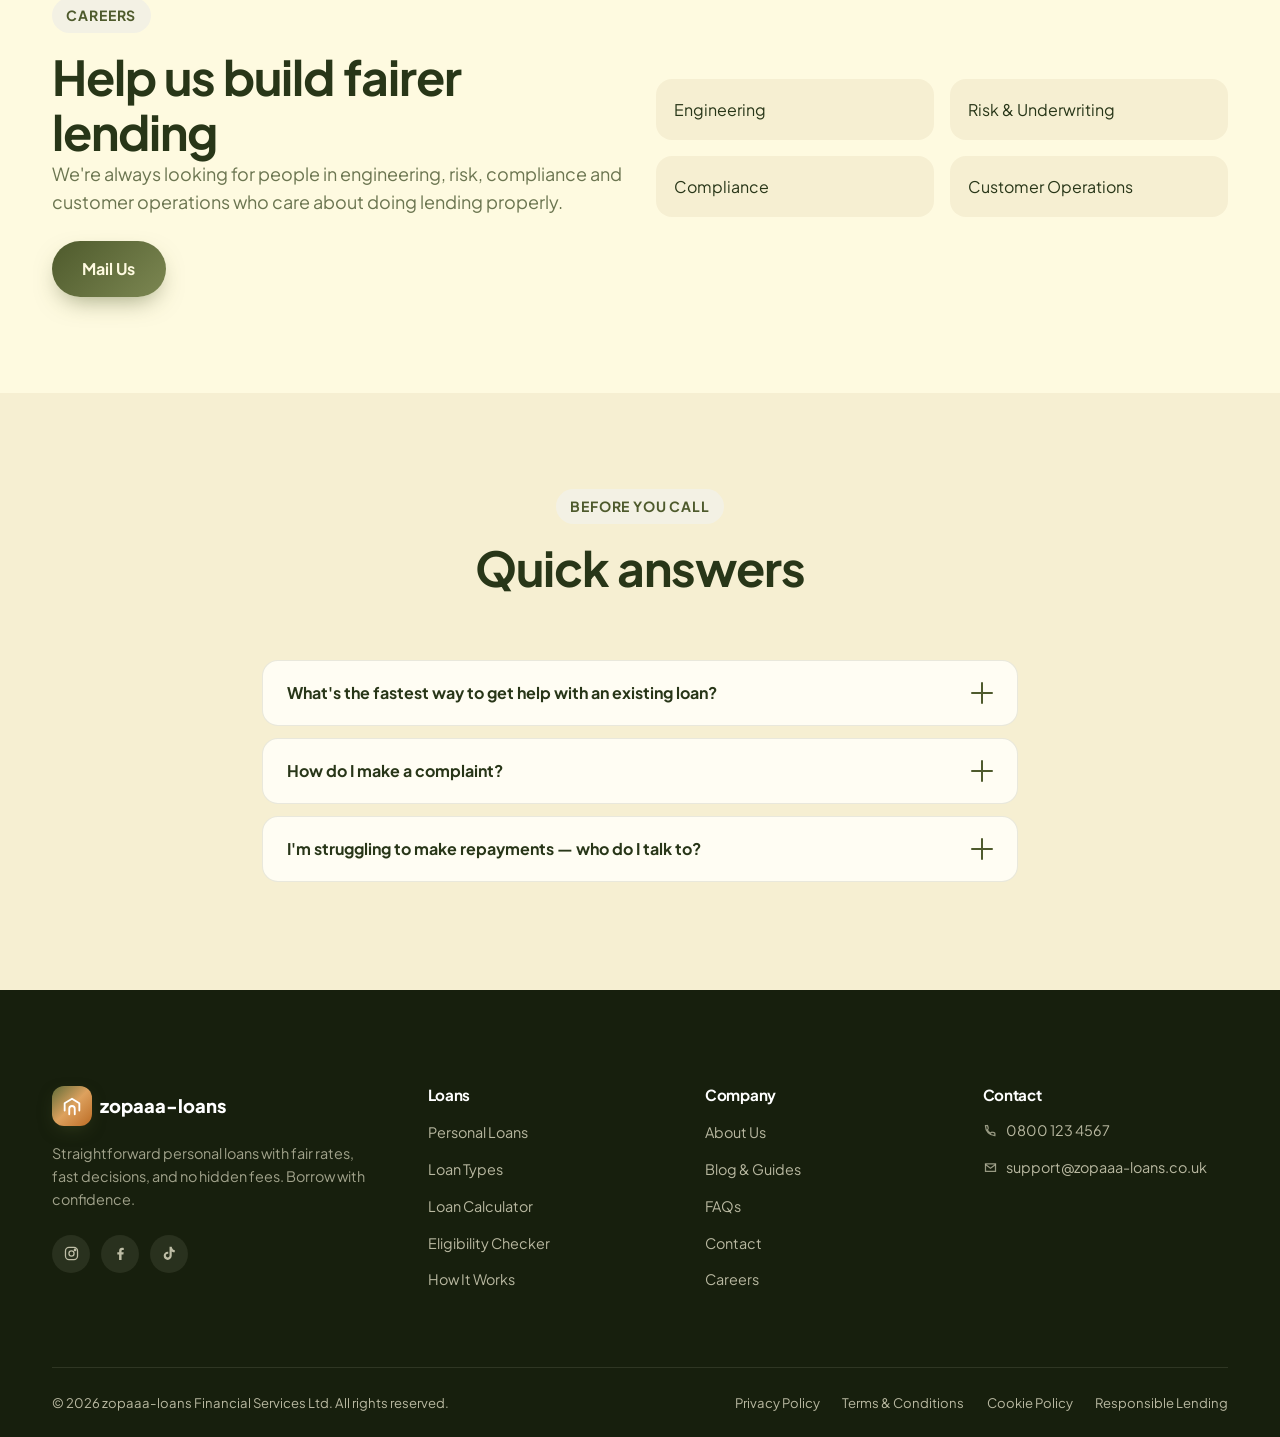
<file: contact.html>
<!DOCTYPE html>
<html lang="en-GB">
<head>
<meta charset="UTF-8">
<meta name="viewport" content="width=device-width, initial-scale=1.0">
<title>Contact Us</title>
<meta name="description" content="Get in touch with zopaaa-loans: call, email or use our online form. View office locations, opening hours and careers information.">
<link rel="canonical" href="https://www.zopaaa-loans.co.uk/contact.html">
<meta property="og:type" content="website">
<meta property="og:title" content="Contact Us | zopaaa-loans">
<meta property="og:description" content="Speak to our UK-based support team seven days a week.">
<meta property="og:image" content="assets/images/og-cover.svg">
<meta name="twitter:card" content="summary_large_image">
<link rel="icon" type="image/svg+xml" href="assets/icons/favicon.svg">
<link rel="manifest" href="manifest.json">
<meta name="theme-color" content="#606C38">
<link rel="preconnect" href="https://fonts.googleapis.com">
<link rel="preconnect" href="https://fonts.gstatic.com" crossorigin>
<link href="https://fonts.googleapis.com/css2?family=Plus+Jakarta+Sans:wght@400;500;600;700;800&display=swap" rel="stylesheet">
<link rel="stylesheet" href="assets/css/style.css">
<link rel="stylesheet" href="assets/css/animations.css">
<link rel="stylesheet" href="assets/css/responsive.css">
</head>
<body>
<div id="site-header"></div>
<main id="main">

  <section class="page-hero">
    <div class="container">
      <span class="eyebrow">Contact us</span>
      <h1 class="h1">We're here seven days a week</h1>
      <p class="section-lede" style="margin:0 auto;">Whether you have a question before applying or need help with an existing loan, our UK-based team is ready to help.</p>
    </div>
  </section>

  <section class="section-pad">
    <div class="container">
      <div class="grid grid-3">
        <div class="card office-card" data-reveal="up">
          <div class="icon-tile"><svg viewBox="0 0 24 24" fill="none" stroke="currentColor" stroke-width="1.8"><path d="M4 5c0 8.3 6.7 15 15 15v-3.2a1.5 1.5 0 0 0-1.2-1.47l-3.1-.62a1.5 1.5 0 0 0-1.45.4l-1.2 1.2a12 12 0 0 1-5.3-5.3l1.2-1.2a1.5 1.5 0 0 0 .4-1.45l-.62-3.1A1.5 1.5 0 0 0 6.2 4H4Z"/></svg></div>
          <div><h3>Call us</h3><p>+44 1234567890<br>Mon – Fri : 8am – 8pm, <br> Sat : 9am – 5pm</p></div>
        </div>
        <div class="card office-card" data-reveal="up">
          <div class="icon-tile accent"><svg viewBox="0 0 24 24" fill="none" stroke="currentColor" stroke-width="1.8"><path d="M4 6h16v12H4Z"/><path d="m4 7 8 6 8-6"/></svg></div>
          <div><h3>Email us</h3><p><b>support@zopaaa-loans.co.uk</b><br>We reply within one working day.</p></div>
        </div>
      </div>
    </div>
  </section>

  <section class="section-pad bg-alt">
    <div class="container grid grid-2" style="gap:var(--space-8); align-items:flex-start;">

      <div class="card" data-reveal="left">
        <h3 style="margin-bottom:var(--space-5)">Send us a message</h3>
        <form data-validate data-success-target="contactSuccess" aria-label="Contact form">
          <div class="form-row">
            <div class="form-group">
              <label for="cName">Full name</label>
              <input class="form-control" type="text" id="cName" name="name" required>
              <span class="form-error"></span>
            </div>
            <div class="form-group">
              <label for="cEmail">Email address</label>
              <input class="form-control" type="email" id="cEmail" name="email" required>
              <span class="form-error"></span>
            </div>
          </div>
          <div class="form-group">
            <label for="cSubject">Subject</label>
            <select class="form-control" id="cSubject" name="subject" required>
              <option value="">Select a topic</option>
              <option>Existing loan enquiry</option>
              <option>New application question</option>
              <option>Financial difficulty support</option>
              <option>Complaint</option>
              <option>Careers</option>
              <option>Other</option>
            </select>
            <span class="form-error"></span>
          </div>
          <div class="form-group">
            <label for="cMessage">Message</label>
            <textarea class="form-control" id="cMessage" name="message" minlength="10" required></textarea>
            <span class="form-error"></span>
          </div>
          <button type="submit" class="btn btn-primary btn-block">Send message</button>
        </form>
        <div id="contactSuccess" hidden style="text-align:center;padding:var(--space-6) 0;">
          <div class="icon-tile accent" style="margin:0 auto var(--space-5);"><svg viewBox="0 0 24 24" fill="none" stroke="currentColor" stroke-width="2"><path d="M20 6 9 17l-5-5"/></svg></div>
          <h3>Message sent</h3>
          <p>Thanks for reaching out — a member of our team will reply within one working day.</p>
        </div>
      </div>

      <div data-reveal="right">
        <div class="card">
          <h3>Head office</h3>
          <p>1 Ledger Court<br>Manchester<br>M1 4AB<br>United Kingdom</p>
          <div class="divider" style="margin:var(--space-5) 0;"></div>
          <h3>Opening hours</h3>
          <div class="calc-result-row"><span class="rlabel">Monday – Friday</span><span class="rvalue">8am – 8pm</span></div>
          <div class="calc-result-row"><span class="rlabel">Saturday</span><span class="rvalue">9am – 5pm</span></div>
        </div>
      </div>
    </div>
  </section>

  <section class="section-pad" id="careers">
    <div class="container grid grid-2" style="align-items:center;">
      <div data-reveal="left">
        <span class="eyebrow">Careers</span>
        <h2 class="h2">Help us build fairer lending</h2>
        <p class="section-lede">We're always looking for people in engineering, risk, compliance and customer operations who care about doing lending properly.</p>
        <a href="mailto:careers@zopaaa-loans.co.uk" class="btn btn-primary" style="margin-top:var(--space-5)">Mail Us</a>
      </div>
      <div class="grid grid-2" data-reveal="right" style="gap:var(--space-4)">
        <div class="doc-item">Engineering</div>
        <div class="doc-item">Risk &amp; Underwriting</div>
        <div class="doc-item">Compliance</div>
        <div class="doc-item">Customer Operations</div>
      </div>
    </div>
  </section>

  <section class="section-pad bg-alt">
    <div class="container" style="max-width:820px;">
      <div class="section-head" data-reveal="fade">
        <span class="eyebrow">Before you call</span>
        <h2 class="h2">Quick answers</h2>
      </div>
      <div data-accordion-group>
        <div class="accordion-item"><button class="accordion-trigger">What's the fastest way to get help with an existing loan?<span class="plus"></span></button><div class="accordion-panel"><div class="accordion-panel-inner">Live chat or phone are fastest for account-specific queries, since our team can verify your identity and view your account in real time.</div></div></div>
        <div class="accordion-item"><button class="accordion-trigger">How do I make a complaint?<span class="plus"></span></button><div class="accordion-panel"><div class="accordion-panel-inner">Select "Complaint" in the contact form above, or call us directly. All complaints are acknowledged within 3 working days and resolved within 8 weeks in line with FCA rules.</div></div></div>
        <div class="accordion-item"><button class="accordion-trigger">I'm struggling to make repayments — who do I talk to?<span class="plus"></span></button><div class="accordion-panel"><div class="accordion-panel-inner">Select "Financial difficulty support" above or call us directly — our specialist team can discuss temporary arrangements without judgement.</div></div></div>
      </div>
    </div>
  </section>

</main>
<div id="site-footer"></div>
<script src="assets/js/components.js"></script>
<script src="assets/js/main.js"></script>
<script src="assets/js/animations.js"></script>
<script src="assets/js/forms.js"></script>
</body>
</html>
</file>
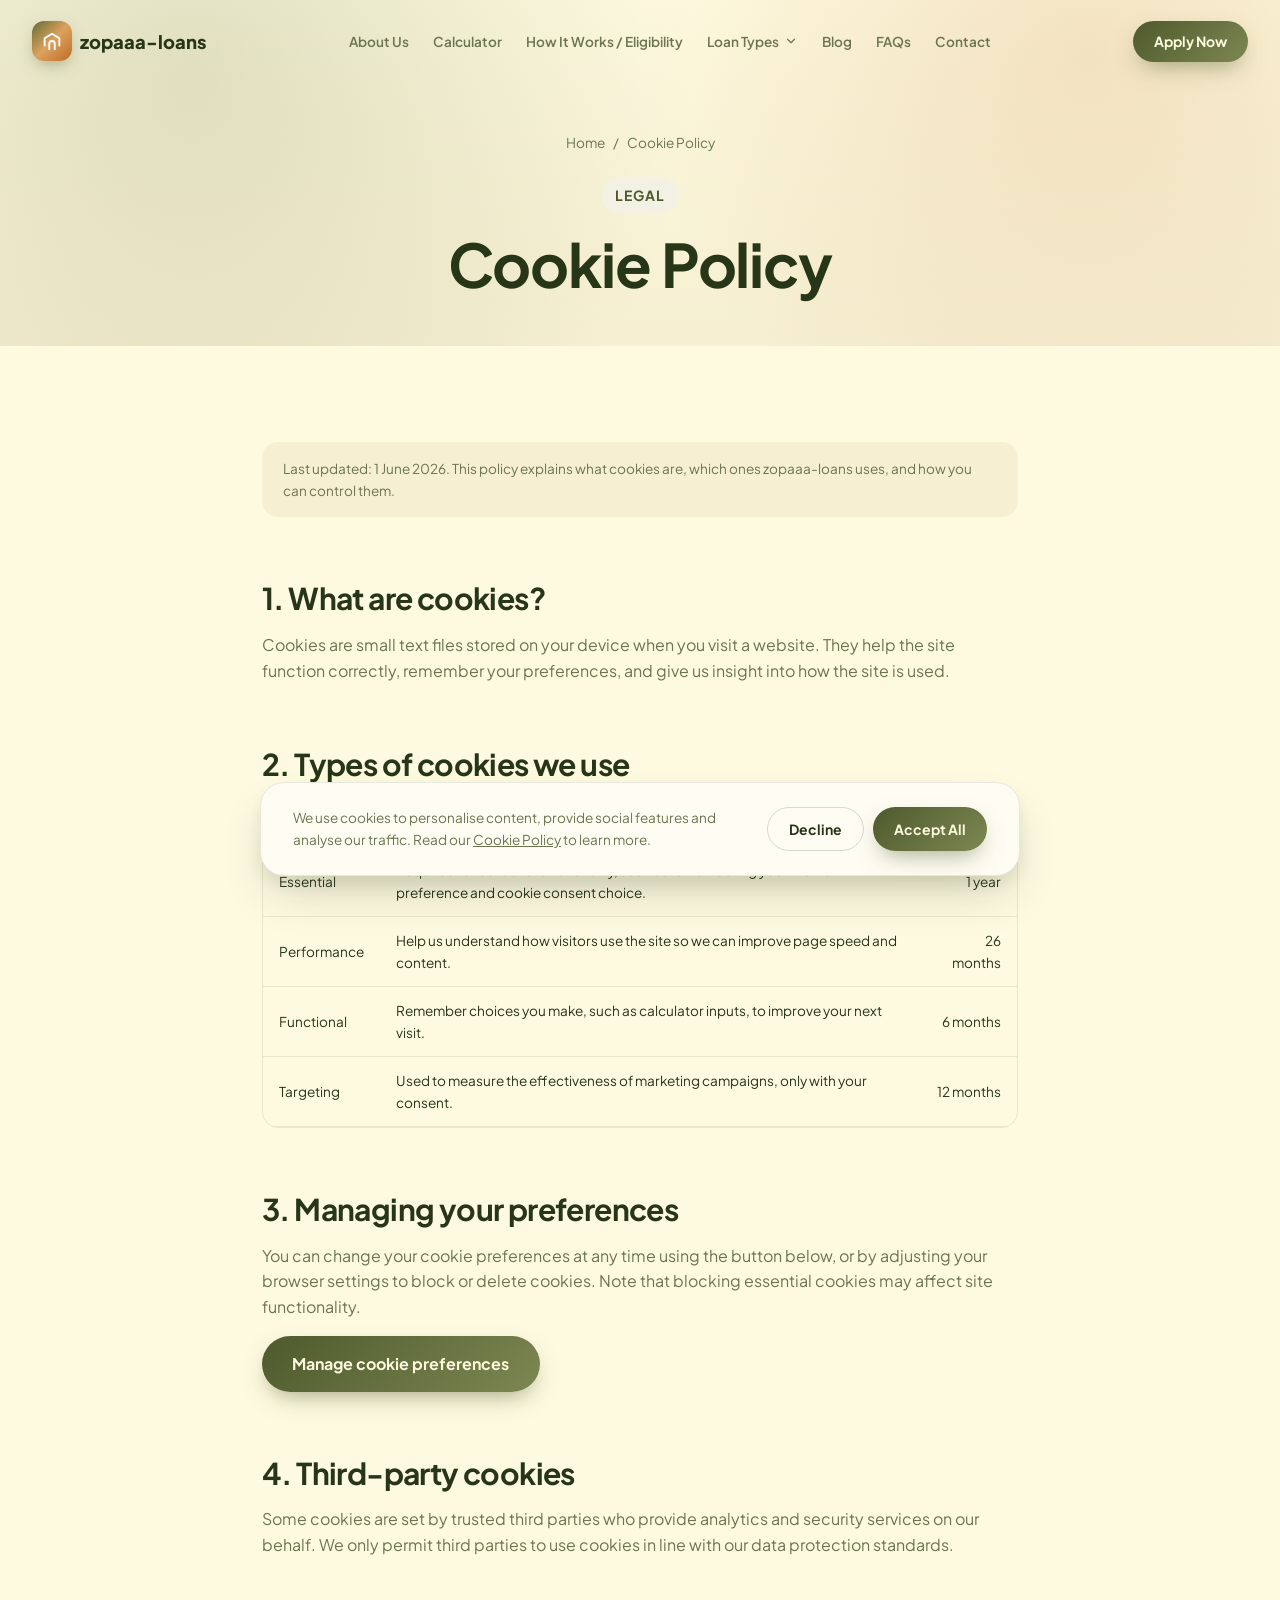
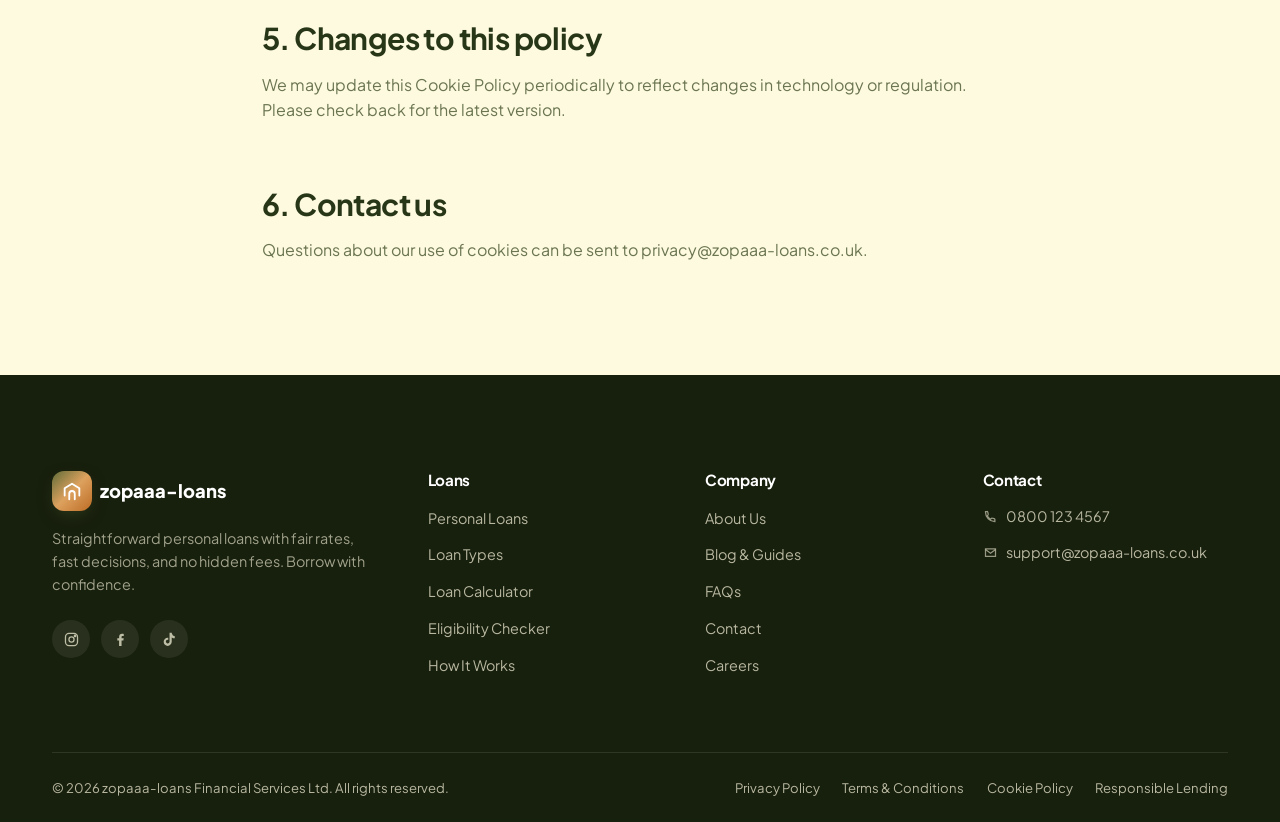
<file: cookies.html>
<!DOCTYPE html>
<html lang="en-GB">
<head>
<meta charset="UTF-8">
<meta name="viewport" content="width=device-width, initial-scale=1.0">
<title>Cookie Policy | zopaaa-loans</title>
<meta name="description" content="Learn how zopaaa-loans uses cookies and similar technologies, and how to manage your preferences.">
<link rel="canonical" href="https://www.zopaaa-loans.co.uk/cookies.html">
<meta property="og:type" content="website">
<meta property="og:title" content="Cookie Policy | zopaaa-loans">
<meta property="og:image" content="assets/images/og-cover.svg">
<meta name="twitter:card" content="summary_large_image">
<link rel="icon" type="image/svg+xml" href="assets/icons/favicon.svg">
<link rel="manifest" href="manifest.json">
<meta name="theme-color" content="#606C38">
<link rel="preconnect" href="https://fonts.googleapis.com">
<link rel="preconnect" href="https://fonts.gstatic.com" crossorigin>
<link href="https://fonts.googleapis.com/css2?family=Plus+Jakarta+Sans:wght@400;500;600;700;800&display=swap" rel="stylesheet">
<link rel="stylesheet" href="assets/css/style.css">
<link rel="stylesheet" href="assets/css/animations.css">
<link rel="stylesheet" href="assets/css/responsive.css">
</head>
<body>
<div id="site-header"></div>
<main id="main">
  <section class="page-hero">
    <div class="container">
      <div class="breadcrumbs"><a href="index.html">Home</a><span>/</span><span>Cookie Policy</span></div>
      <span class="eyebrow">Legal</span>
      <h1 class="h1">Cookie Policy</h1>
    </div>
  </section>
  <section class="section-pad">
    <div class="container legal-content" style="max-width:820px;">
      <p class="updated-note">Last updated: 1 June 2026. This policy explains what cookies are, which ones zopaaa-loans uses, and how you can control them.</p>

      <h2>1. What are cookies?</h2>
      <p>Cookies are small text files stored on your device when you visit a website. They help the site function correctly, remember your preferences, and give us insight into how the site is used.</p>

      <h2>2. Types of cookies we use</h2>
      <div class="amort-table-wrap" style="margin-bottom:var(--space-6);">
        <table class="amort-table">
          <thead><tr><th style="text-align:left">Category</th><th style="text-align:left">Purpose</th><th>Duration</th></tr></thead>
          <tbody>
            <tr><td style="text-align:left">Essential</td><td style="text-align:left">Required for core site functionality, such as remembering your theme preference and cookie consent choice.</td><td>1 year</td></tr>
            <tr><td style="text-align:left">Performance</td><td style="text-align:left">Help us understand how visitors use the site so we can improve page speed and content.</td><td>26 months</td></tr>
            <tr><td style="text-align:left">Functional</td><td style="text-align:left">Remember choices you make, such as calculator inputs, to improve your next visit.</td><td>6 months</td></tr>
            <tr><td style="text-align:left">Targeting</td><td style="text-align:left">Used to measure the effectiveness of marketing campaigns, only with your consent.</td><td>12 months</td></tr>
          </tbody>
        </table>
      </div>

      <h2>3. Managing your preferences</h2>
      <p>You can change your cookie preferences at any time using the button below, or by adjusting your browser settings to block or delete cookies. Note that blocking essential cookies may affect site functionality.</p>
      <button class="btn btn-primary" id="managePrefs">Manage cookie preferences</button>

      <h2 style="margin-top:var(--space-8)">4. Third-party cookies</h2>
      <p>Some cookies are set by trusted third parties who provide analytics and security services on our behalf. We only permit third parties to use cookies in line with our data protection standards.</p>

      <h2>5. Changes to this policy</h2>
      <p>We may update this Cookie Policy periodically to reflect changes in technology or regulation. Please check back for the latest version.</p>

      <h2>6. Contact us</h2>
      <p>Questions about our use of cookies can be sent to <a href="mailto:privacy@zopaaa-loans.co.uk">privacy@zopaaa-loans.co.uk</a>.</p>
    </div>
  </section>
</main>
<div id="site-footer"></div>
<script src="assets/js/components.js"></script>
<script src="assets/js/main.js"></script>
<script src="assets/js/animations.js"></script>
<script>
  document.getElementById('managePrefs').addEventListener('click', function () {
    localStorage.removeItem('zopaaa-loans-cookie-consent');
    var banner = document.getElementById('cookieBanner');
    if (banner) banner.classList.add('show');
    window.ZopaaaLoans.toast({ type: 'info', title: 'Preferences reset', message: 'Use the banner at the bottom of the screen to update your cookie choice.' });
  });
</script>
</body>
</html>
</file>
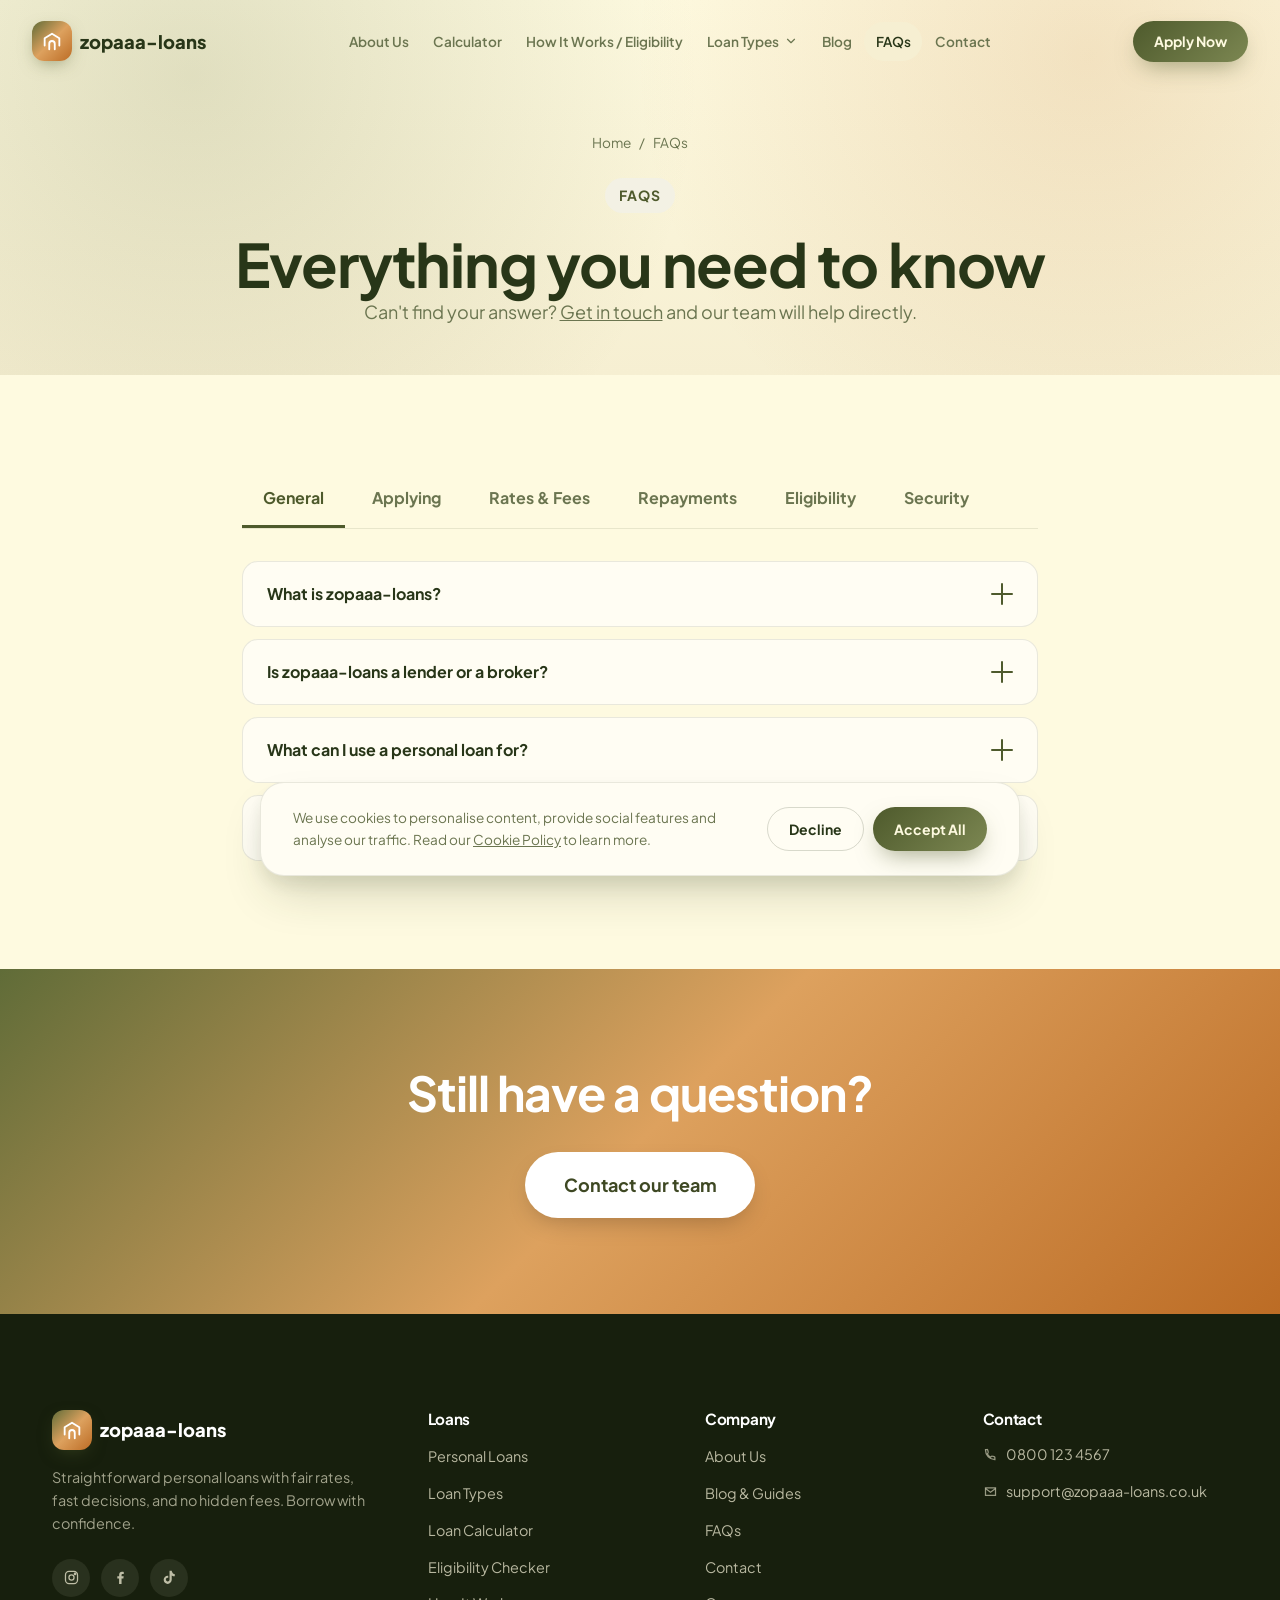
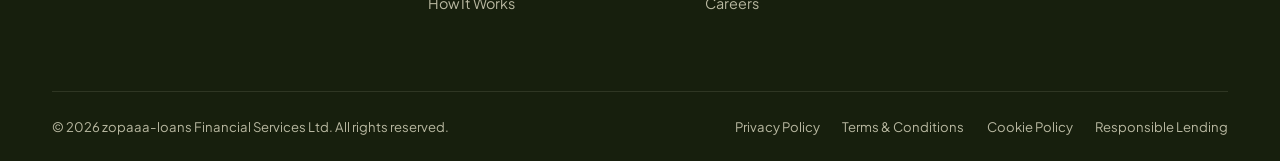
<file: faq.html>
<!DOCTYPE html>
<html lang="en-GB">
<head>
<meta charset="UTF-8">
<meta name="viewport" content="width=device-width, initial-scale=1.0">
<title>FAQs | zopaaa-loans Personal Loans</title>
<meta name="description" content="Answers to common questions about zopaaa-loans personal loans: applying, rates, fees, repayments, eligibility and security.">
<link rel="canonical" href="https://www.zopaaa-loans.co.uk/faq.html">
<meta property="og:type" content="website">
<meta property="og:title" content="FAQs | zopaaa-loans">
<meta property="og:description" content="Everything you need to know about applying for and managing a zopaaa-loans loan.">
<meta property="og:image" content="assets/images/og-cover.svg">
<meta name="twitter:card" content="summary_large_image">
<link rel="icon" type="image/svg+xml" href="assets/icons/favicon.svg">
<link rel="manifest" href="manifest.json">
<meta name="theme-color" content="#606C38">
<link rel="preconnect" href="https://fonts.googleapis.com">
<link rel="preconnect" href="https://fonts.gstatic.com" crossorigin>
<link href="https://fonts.googleapis.com/css2?family=Plus+Jakarta+Sans:wght@400;500;600;700;800&display=swap" rel="stylesheet">
<link rel="stylesheet" href="assets/css/style.css">
<link rel="stylesheet" href="assets/css/animations.css">
<link rel="stylesheet" href="assets/css/responsive.css">
<script type="application/ld+json">
{
  "@context": "https://schema.org",
  "@type": "FAQPage",
  "mainEntity": [
    { "@type": "Question", "name": "Will checking my eligibility affect my credit score?", "acceptedAnswer": { "@type": "Answer", "text": "No. Our eligibility check uses a soft search that only you can see and never affects your credit score." } },
    { "@type": "Question", "name": "How quickly can I get the money?", "acceptedAnswer": { "@type": "Answer", "text": "Most approved applications are funded the next working day, with same-day payout available for approvals before 2pm." } },
    { "@type": "Question", "name": "Can I repay my loan early?", "acceptedAnswer": { "@type": "Answer", "text": "Yes, at any time, with no early repayment charge." } }
  ]
}
</script>
</head>
<body>
<div id="site-header"></div>
<main id="main">

  <section class="page-hero">
    <div class="container">
      <div class="breadcrumbs"><a href="index.html">Home</a><span>/</span><span>FAQs</span></div>
      <span class="eyebrow">FAQs</span>
      <h1 class="h1">Everything you need to know</h1>
      <p class="section-lede" style="margin:0 auto;">Can't find your answer? <a href="contact.html" style="text-decoration:underline">Get in touch</a> and our team will help directly.</p>
    </div>
  </section>

  <section class="section-pad">
    <div class="container" style="max-width:860px;" data-tabs>
      <div class="tabs-nav" role="tablist">
        <button class="tab-btn active">General</button>
        <button class="tab-btn">Applying</button>
        <button class="tab-btn">Rates &amp; Fees</button>
        <button class="tab-btn">Repayments</button>
        <button class="tab-btn">Eligibility</button>
        <button class="tab-btn">Security</button>
      </div>

      <div class="tab-panel active" data-accordion-group>
        <div class="accordion-item"><button class="accordion-trigger">What is zopaaa-loans?<span class="plus"></span></button><div class="accordion-panel"><div class="accordion-panel-inner">zopaaa-loans is a UK-based personal loan provider and credit broker, authorised and regulated by the Financial Conduct Authority, offering fixed-rate loans from £1,000 to £25,000.</div></div></div>
        <div class="accordion-item"><button class="accordion-trigger">Is zopaaa-loans a lender or a broker?<span class="plus"></span></button><div class="accordion-panel"><div class="accordion-panel-inner">We act as a credit broker, matching your application with the most suitable lender from our panel, and in some cases lend directly through our own loan book.</div></div></div>
        <div class="accordion-item"><button class="accordion-trigger">What can I use a personal loan for?<span class="plus"></span></button><div class="accordion-panel"><div class="accordion-panel-inner">Almost anything — home improvements, weddings, cars, debt consolidation, holidays, medical costs, education, business capital or emergencies.</div></div></div>
        <div class="accordion-item"><button class="accordion-trigger">Is zopaaa-loans regulated?<span class="plus"></span></button><div class="accordion-panel"><div class="accordion-panel-inner">Yes, zopaaa-loans Financial Services Ltd is authorised and regulated by the Financial Conduct Authority under firm reference number 654321.</div></div></div>
      </div>

      <div class="tab-panel" data-accordion-group>
        <div class="accordion-item"><button class="accordion-trigger">How do I apply for a loan?<span class="plus"></span></button><div class="accordion-panel"><div class="accordion-panel-inner">Start with our instant eligibility checker, then complete the full application form on our Personal Loans page. The whole process takes around five minutes.</div></div></div>
        <div class="accordion-item"><button class="accordion-trigger">What information will I need to provide?<span class="plus"></span></button><div class="accordion-panel"><div class="accordion-panel-inner">Your name, date of birth, address history, income, employment status and bank details for the Direct Debit and payout.</div></div></div>
        <div class="accordion-item"><button class="accordion-trigger">How long does a decision take?<span class="plus"></span></button><div class="accordion-panel"><div class="accordion-panel-inner">Most applications receive an instant automated decision. More complex applications may take up to one working day for manual underwriting review.</div></div></div>
        <div class="accordion-item"><button class="accordion-trigger">Can I apply with a joint application?<span class="plus"></span></button><div class="accordion-panel"><div class="accordion-panel-inner">Currently zopaaa-loans only offers loans to individual applicants, not joint applications.</div></div></div>
      </div>

      <div class="tab-panel" data-accordion-group>
        <div class="accordion-item"><button class="accordion-trigger">What's the difference between representative APR and my rate?<span class="plus"></span></button><div class="accordion-panel"><div class="accordion-panel-inner">Representative APR is the rate at least 51% of successful applicants receive. Your personal rate depends on your credit history, income and loan amount.</div></div></div>
        <div class="accordion-item"><button class="accordion-trigger">Are there any hidden fees?<span class="plus"></span></button><div class="accordion-panel"><div class="accordion-panel-inner">No. There's no arrangement fee, no early repayment charge, and no fee for missed payment reminders — though late payments may still incur statutory interest.</div></div></div>
        <div class="accordion-item"><button class="accordion-trigger">Is the interest rate fixed or variable?<span class="plus"></span></button><div class="accordion-panel"><div class="accordion-panel-inner">All zopaaa-loans personal loans carry a fixed rate for the full term, so your monthly repayment never changes.</div></div></div>
        <div class="accordion-item"><button class="accordion-trigger">Does a processing fee apply?<span class="plus"></span></button><div class="accordion-panel"><div class="accordion-panel-inner">Most loans have no processing fee. Where one applies to a specific product, it is disclosed clearly before you sign your agreement, and is included in our calculator.</div></div></div>
      </div>

      <div class="tab-panel" data-accordion-group>
        <div class="accordion-item"><button class="accordion-trigger">Can I change my repayment date?<span class="plus"></span></button><div class="accordion-panel"><div class="accordion-panel-inner">Yes, you can request one date change per year via your online account or by contacting support.</div></div></div>
        <div class="accordion-item"><button class="accordion-trigger">Can I make extra repayments?<span class="plus"></span></button><div class="accordion-panel"><div class="accordion-panel-inner">Yes, you can overpay at any time with no charge — use the extra payment slider in our calculator to see how much interest you'd save.</div></div></div>
        <div class="accordion-item"><button class="accordion-trigger">What happens if I miss a payment?<span class="plus"></span></button><div class="accordion-panel"><div class="accordion-panel-inner">Contact us as soon as possible — we can often arrange a temporary plan. Missed payments may affect your credit file and could incur additional interest.</div></div></div>
        <div class="accordion-item"><button class="accordion-trigger">Can I settle my loan early?<span class="plus"></span></button><div class="accordion-panel"><div class="accordion-panel-inner">Yes, at any time, with no early settlement fee. You'll only pay interest up to the settlement date, calculated in line with the Consumer Credit Act.</div></div></div>
      </div>

      <div class="tab-panel" data-accordion-group>
        <div class="accordion-item"><button class="accordion-trigger">Will checking my eligibility affect my credit score?<span class="plus"></span></button><div class="accordion-panel"><div class="accordion-panel-inner">No. Our eligibility check uses a soft search that's only visible to you, never to other lenders.</div></div></div>
        <div class="accordion-item"><button class="accordion-trigger">Can I apply with bad credit?<span class="plus"></span></button><div class="accordion-panel"><div class="accordion-panel-inner">We assess affordability alongside credit history, so a lower score doesn't automatically mean decline. Check your eligibility to see tailored options.</div></div></div>
        <div class="accordion-item"><button class="accordion-trigger">Do you accept self-employed applicants?<span class="plus"></span></button><div class="accordion-panel"><div class="accordion-panel-inner">Yes, self-employed applicants are welcome. You'll be asked for recent tax returns or accountant-certified accounts as proof of income.</div></div></div>
        <div class="accordion-item"><button class="accordion-trigger">What if I'm turned down?<span class="plus"></span></button><div class="accordion-panel"><div class="accordion-panel-inner">We'll explain the main reason where we can, and you're welcome to reapply after improving your circumstances — repeated applications in a short time can affect your score, so we recommend waiting at least three months.</div></div></div>
      </div>

      <div class="tab-panel" data-accordion-group>
        <div class="accordion-item"><button class="accordion-trigger">How is my data protected?<span class="plus"></span></button><div class="accordion-panel"><div class="accordion-panel-inner">All data is encrypted in transit and at rest using 256-bit encryption, and we never sell your personal information to third parties.</div></div></div>
        <div class="accordion-item"><button class="accordion-trigger">How do I know an email or call is really from zopaaa-loans?<span class="plus"></span></button><div class="accordion-panel"><div class="accordion-panel-inner">We'll never ask for your full password or PIN by phone or email. If in doubt, hang up and call us back on the number listed on our Contact page.</div></div></div>
        <div class="accordion-item"><button class="accordion-trigger">What should I do if I suspect fraud on my account?<span class="plus"></span></button><div class="accordion-panel"><div class="accordion-panel-inner">Contact our security team immediately via the Contact page — we monitor accounts 24/7 and can freeze activity within minutes.</div></div></div>
        <div class="accordion-item"><button class="accordion-trigger">Are you covered by the Financial Ombudsman Service?<span class="plus"></span></button><div class="accordion-panel"><div class="accordion-panel-inner">Yes. If we can't resolve a complaint to your satisfaction within eight weeks, you can refer it to the Financial Ombudsman Service free of charge.</div></div></div>
      </div>
    </div>
  </section>

  <section class="section-pad bg-brand-gradient">
    <div class="container" style="text-align:center;">
      <h2 class="h2" style="color:#fff;">Still have a question?</h2>
      <a href="contact.html" class="btn btn-white btn-lg" style="margin-top:var(--space-6)">Contact our team</a>
    </div>
  </section>

</main>
<div id="site-footer"></div>
<script src="assets/js/components.js"></script>
<script src="assets/js/main.js"></script>
<script src="assets/js/animations.js"></script>
<script src="assets/js/forms.js"></script>
</body>
</html>
</file>
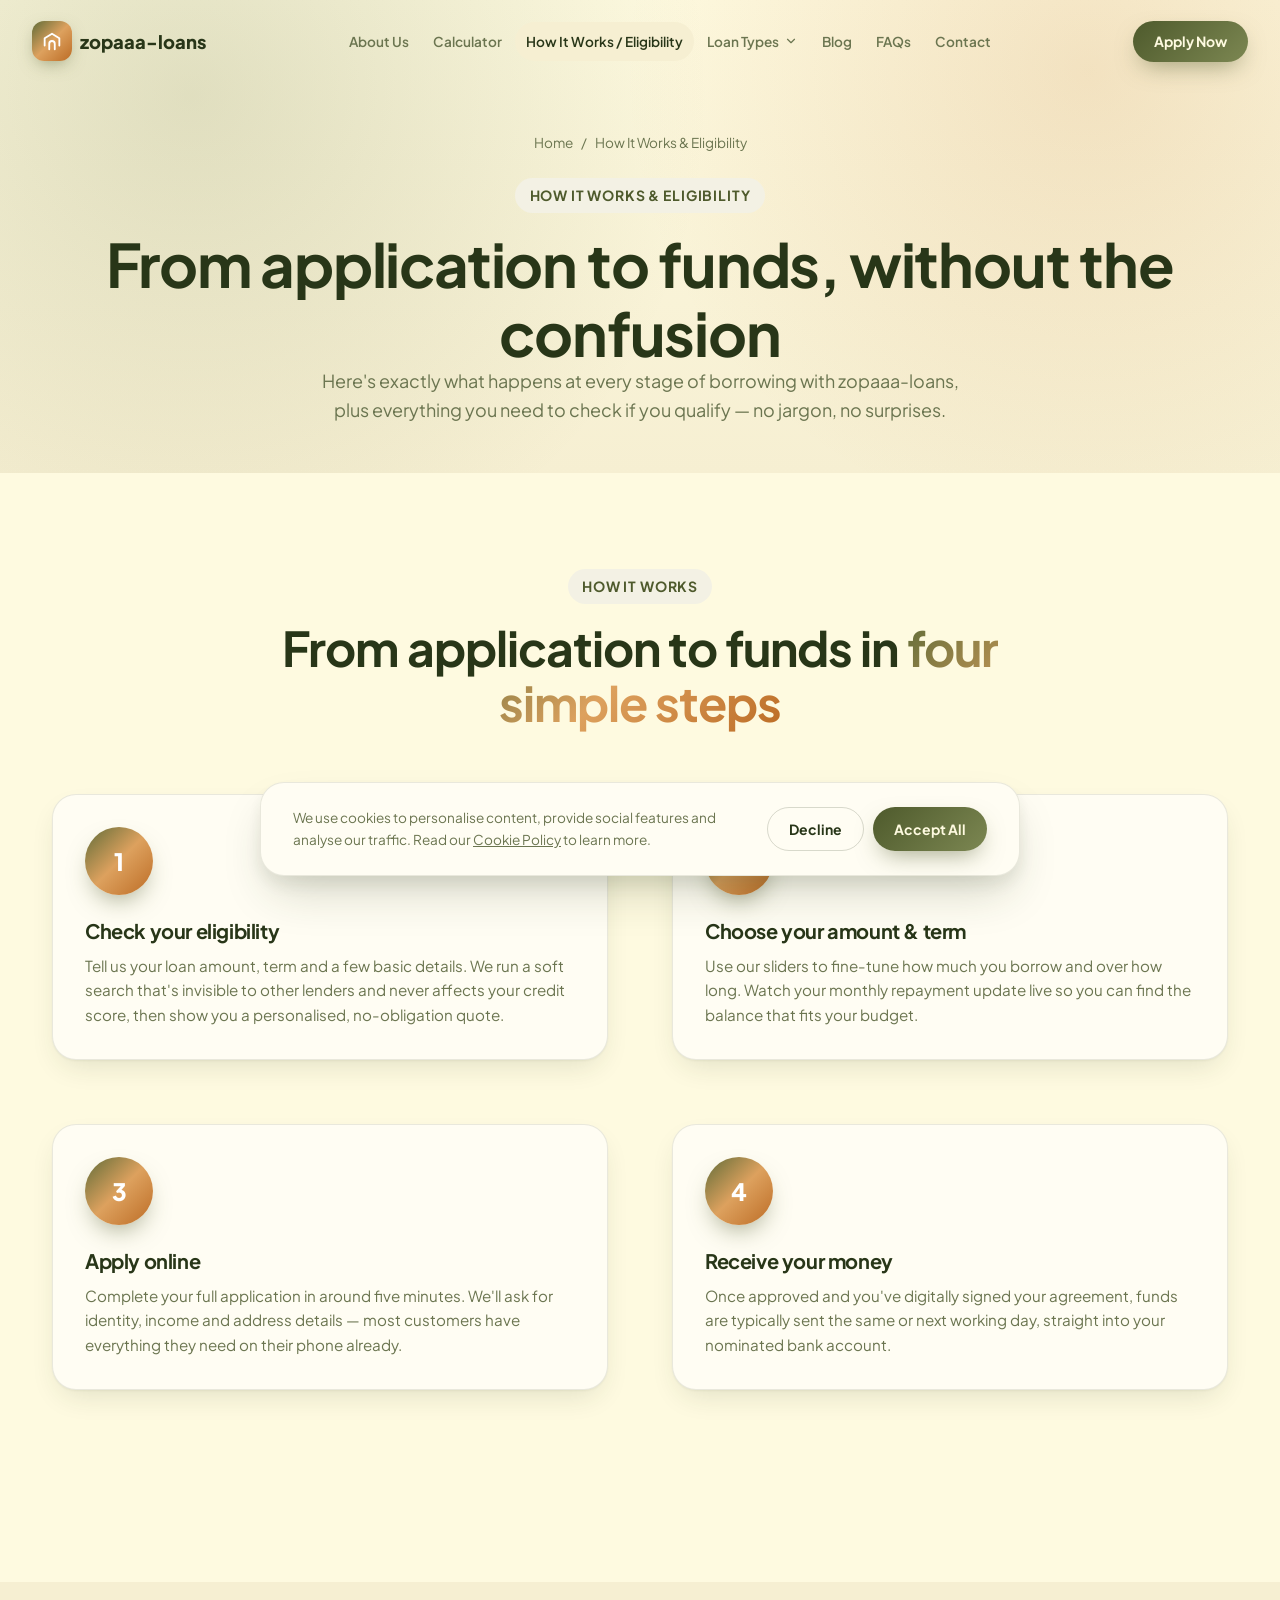
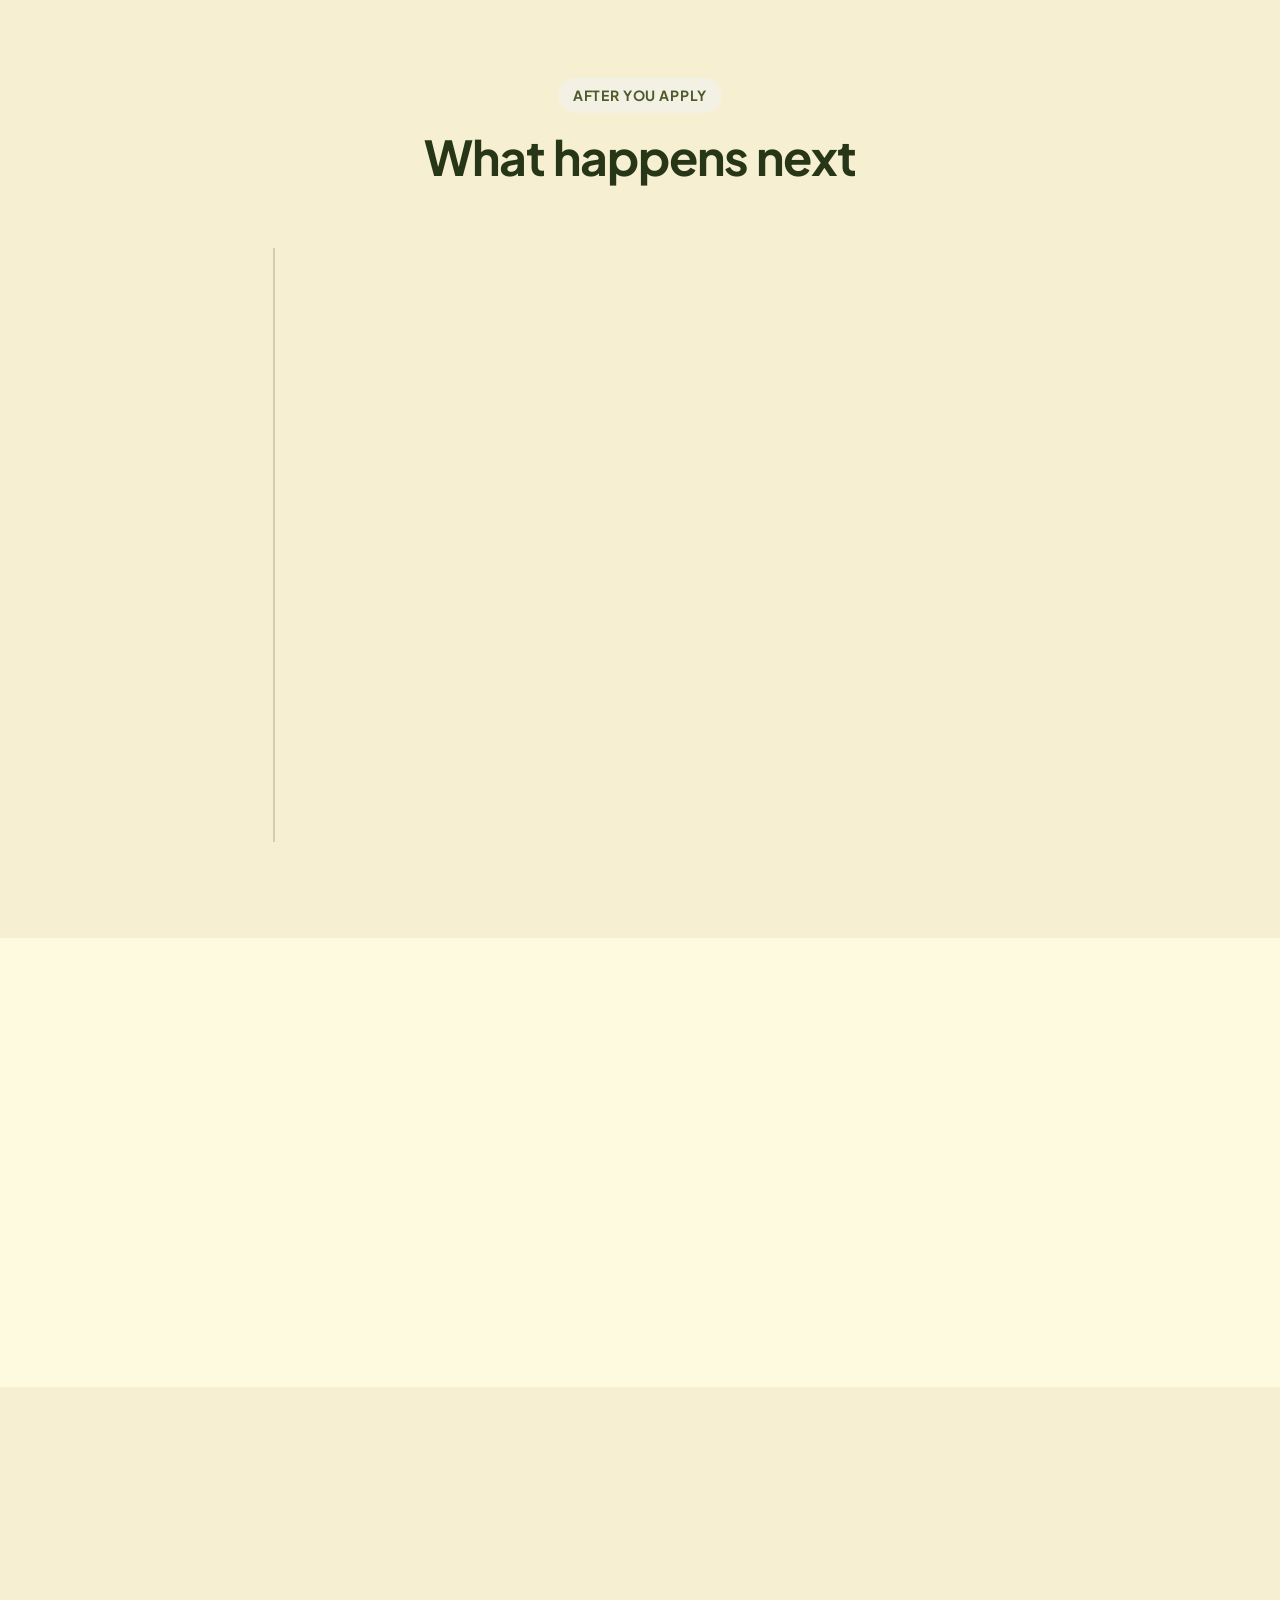
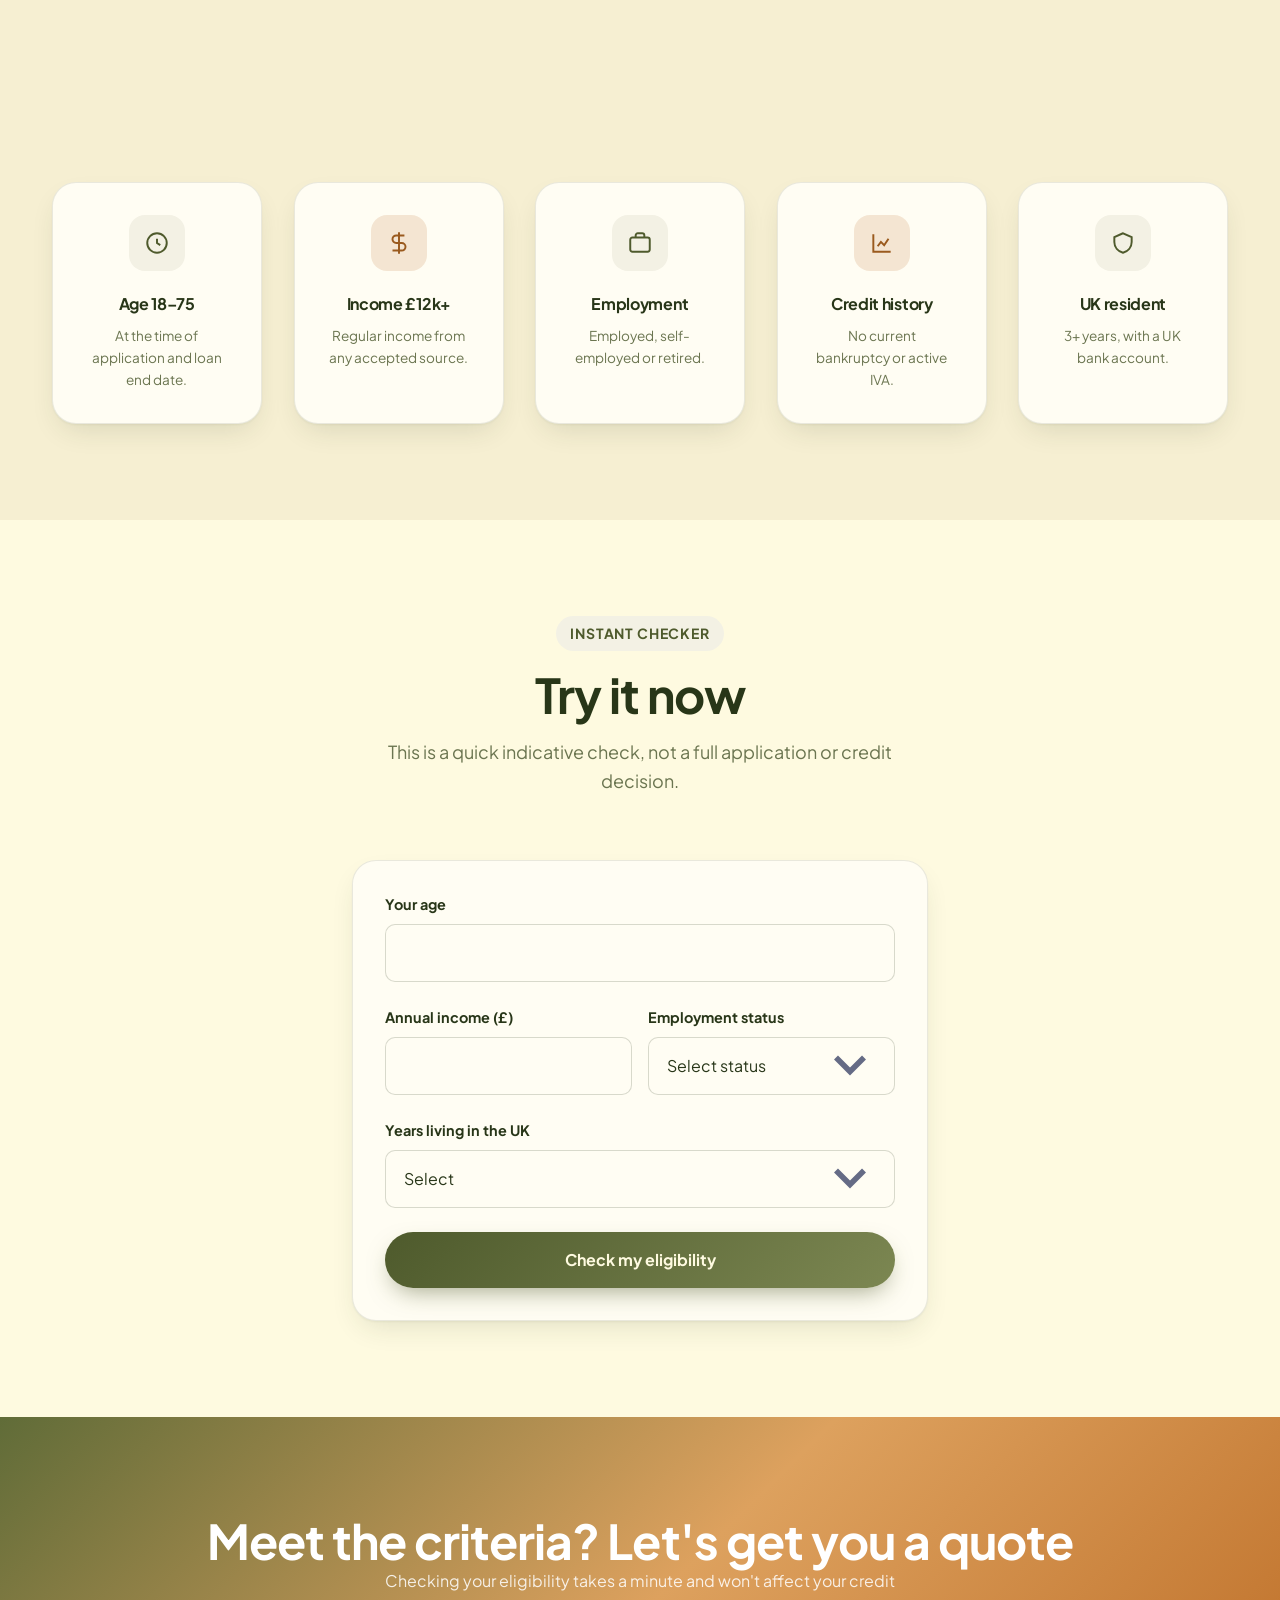
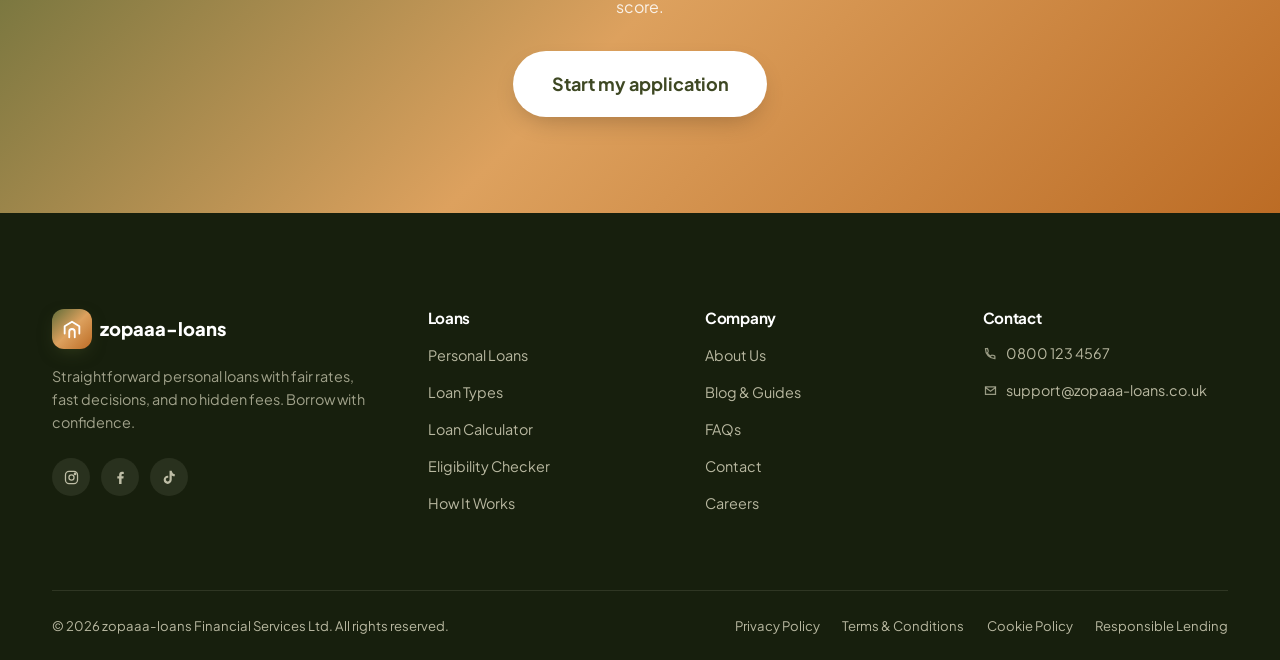
<file: how-it-works.html>
<!DOCTYPE html>
<html lang="en-GB">
<head>
<meta charset="UTF-8">
<meta name="viewport" content="width=device-width, initial-scale=1.0">
<title>How It Works &amp; Eligibility | zopaaa-loans Personal Loans</title>
<meta name="description" content="See exactly how a zopaaa-loans personal loan works, from checking eligibility to receiving funds, then check your eligibility instantly with no impact on your credit score.">
<link rel="canonical" href="https://www.zopaaa-loans.co.uk/how-it-works.html">
<meta property="og:type" content="website">
<meta property="og:title" content="How It Works & Eligibility | zopaaa-loans">
<meta property="og:description" content="From eligibility check to funds in your account — see the full process and check if you qualify.">
<meta property="og:image" content="assets/images/og-cover.svg">
<meta name="twitter:card" content="summary_large_image">
<link rel="icon" type="image/svg+xml" href="assets/icons/favicon.svg">
<link rel="manifest" href="manifest.json">
<meta name="theme-color" content="#606C38">
<link rel="preconnect" href="https://fonts.googleapis.com">
<link rel="preconnect" href="https://fonts.gstatic.com" crossorigin>
<link href="https://fonts.googleapis.com/css2?family=Plus+Jakarta+Sans:wght@400;500;600;700;800&display=swap" rel="stylesheet">
<link rel="stylesheet" href="assets/css/style.css">
<link rel="stylesheet" href="assets/css/animations.css">
<link rel="stylesheet" href="assets/css/responsive.css">
<style>#eligibility{scroll-margin-top:110px;}</style>
</head>
<body>
<div id="site-header"></div>
<main id="main">

  <section class="page-hero">
    <div class="container">
      <div class="breadcrumbs"><a href="index.html">Home</a><span>/</span><span>How It Works &amp; Eligibility</span></div>
      <span class="eyebrow">How it works &amp; eligibility</span>
      <h1 class="h1">From application to funds, without the confusion</h1>
      <p class="section-lede" style="margin:0 auto;">Here's exactly what happens at every stage of borrowing with zopaaa-loans, plus everything you need to check if you qualify — no jargon, no surprises.</p>
    </div>
  </section>

  <!-- ============================= HOW IT WORKS ============================= -->
  <section class="section-pad" id="how-it-works">
    <div class="container">
      <div class="section-head" data-reveal="fade">
        <span class="eyebrow">How it works</span>
        <h2 class="h2">From application to funds in <span class="text-gradient">four simple steps</span></h2>
      </div>
      <div class="grid grid-2" style="gap:var(--space-8); margin-bottom:var(--space-9);">
        <div class="card" data-reveal="up">
          <div class="step-num" style="margin:0 0 var(--space-5)">1</div>
          <h3>Check your eligibility</h3>
          <p>Tell us your loan amount, term and a few basic details. We run a soft search that's invisible to other lenders and never affects your credit score, then show you a personalised, no-obligation quote.</p>
        </div>
        <div class="card" data-reveal="up">
          <div class="step-num" style="margin:0 0 var(--space-5)">2</div>
          <h3>Choose your amount &amp; term</h3>
          <p>Use our sliders to fine-tune how much you borrow and over how long. Watch your monthly repayment update live so you can find the balance that fits your budget.</p>
        </div>
        <div class="card" data-reveal="up">
          <div class="step-num" style="margin:0 0 var(--space-5)">3</div>
          <h3>Apply online</h3>
          <p>Complete your full application in around five minutes. We'll ask for identity, income and address details — most customers have everything they need on their phone already.</p>
        </div>
        <div class="card" data-reveal="up">
          <div class="step-num" style="margin:0 0 var(--space-5)">4</div>
          <h3>Receive your money</h3>
          <p>Once approved and you've digitally signed your agreement, funds are typically sent the same or next working day, straight into your nominated bank account.</p>
        </div>
      </div>
    </div>
  </section>

  <section class="section-pad bg-alt">
    <div class="container" style="max-width:820px;">
      <div class="section-head" data-reveal="fade">
        <span class="eyebrow">After you apply</span>
        <h2 class="h2">What happens next</h2>
      </div>
      <div class="timeline">
        <div class="timeline-item" data-reveal="left"><div class="year">Within 90 seconds</div><h3>Instant decision</h3><p>Most applications receive an automated decision immediately. More complex applications may take up to one working day for manual review.</p></div>
        <div class="timeline-item" data-reveal="left"><div class="year">Same day</div><h3>Digital agreement</h3><p>Review your credit agreement online — clearly laid out with your APR, term and total repayable amount — and sign electronically.</p></div>
        <div class="timeline-item" data-reveal="left"><div class="year">Next working day</div><h3>Funds released</h3><p>Once signed, we release funds to your nominated account. Some approvals before 2pm qualify for same-day payment.</p></div>
        <div class="timeline-item" data-reveal="left"><div class="year">Every month</div><h3>Fixed repayments</h3><p>Your Direct Debit collects the same fixed amount each month for the life of the loan — no surprises, no variable rates.</p></div>
      </div>
    </div>
  </section>

  <section class="section-pad">
    <div class="container">
      <div class="section-head" data-reveal="fade">
        <span class="eyebrow">Be prepared</span>
        <h2 class="h2">What you'll need to apply</h2>
      </div>
      <div class="doc-list">
        <div class="doc-item"><svg viewBox="0 0 24 24" fill="none" stroke="currentColor" stroke-width="1.8"><rect x="5" y="3" width="14" height="18" rx="2"/><circle cx="12" cy="10" r="2.5"/><path d="M8 17.5c.7-2 2-3 4-3s3.3 1 4 3"/></svg> Passport or driving licence</div>
        <div class="doc-item"><svg viewBox="0 0 24 24" fill="none" stroke="currentColor" stroke-width="1.8"><path d="M4 4h11l5 5v11H4Z"/><path d="M15 4v5h5M8 13h8M8 17h5"/></svg> Recent proof of income</div>
        <div class="doc-item"><svg viewBox="0 0 24 24" fill="none" stroke="currentColor" stroke-width="1.8"><rect x="3" y="5" width="18" height="14" rx="2"/><path d="M3 9h18M7 15h4"/></svg> Bank account details</div>
        <div class="doc-item"><svg viewBox="0 0 24 24" fill="none" stroke="currentColor" stroke-width="1.8"><path d="M4 11 12 4l8 7"/><path d="M6 10v9a1 1 0 0 0 1 1h10a1 1 0 0 0 1-1v-9"/></svg> Proof of address</div>
        <div class="doc-item"><svg viewBox="0 0 24 24" fill="none" stroke="currentColor" stroke-width="1.8"><path d="M4 4v16h16M8 15l3-4 3 3 4-6"/></svg> Estimated monthly outgoings</div>
      </div>
    </div>
  </section>

  <!-- ============================= ELIGIBILITY ============================= -->
  <section class="section-pad bg-alt" id="eligibility">
    <div class="container">
      <div class="section-head" data-reveal="fade">
        <span class="eyebrow">Eligibility</span>
        <h2 class="h2">Find out if you qualify — in seconds</h2>
        <p>Our instant checker uses a soft search that's invisible to other lenders and never affects your credit score.</p>
      </div>
      <div class="grid grid-5">
        <div class="card" style="text-align:center" data-reveal="up"><div class="icon-tile" style="margin-inline:auto"><svg viewBox="0 0 24 24" fill="none" stroke="currentColor" stroke-width="1.8"><path d="M12 8v4l3 2"/><circle cx="12" cy="12" r="9"/></svg></div><h3 style="font-size:1rem">Age 18–75</h3><p style="font-size:0.85rem">At the time of application and loan end date.</p></div>
        <div class="card" style="text-align:center" data-reveal="up"><div class="icon-tile accent" style="margin-inline:auto"><svg viewBox="0 0 24 24" fill="none" stroke="currentColor" stroke-width="1.8"><path d="M12 2v20M17 5H9.5a3.5 3.5 0 0 0 0 7h5a3.5 3.5 0 0 1 0 7H6"/></svg></div><h3 style="font-size:1rem">Income £12k+</h3><p style="font-size:0.85rem">Regular income from any accepted source.</p></div>
        <div class="card" style="text-align:center" data-reveal="up"><div class="icon-tile" style="margin-inline:auto"><svg viewBox="0 0 24 24" fill="none" stroke="currentColor" stroke-width="1.8"><rect x="3" y="7" width="18" height="13" rx="2"/><path d="M8 7V5a2 2 0 0 1 2-2h4a2 2 0 0 1 2 2v2"/></svg></div><h3 style="font-size:1rem">Employment</h3><p style="font-size:0.85rem">Employed, self-employed or retired.</p></div>
        <div class="card" style="text-align:center" data-reveal="up"><div class="icon-tile accent" style="margin-inline:auto"><svg viewBox="0 0 24 24" fill="none" stroke="currentColor" stroke-width="1.8"><path d="M4 4v16h16M8 15l3-4 3 3 4-6"/></svg></div><h3 style="font-size:1rem">Credit history</h3><p style="font-size:0.85rem">No current bankruptcy or active IVA.</p></div>
        <div class="card" style="text-align:center" data-reveal="up"><div class="icon-tile" style="margin-inline:auto"><svg viewBox="0 0 24 24" fill="none" stroke="currentColor" stroke-width="1.8"><path d="M12 3 4 6.5V11c0 5 3.4 8.7 8 10 4.6-1.3 8-5 8-10V6.5L12 3Z"/></svg></div><h3 style="font-size:1rem">UK resident</h3><p style="font-size:0.85rem">3+ years, with a UK bank account.</p></div>
      </div>
    </div>
  </section>

  <!-- ============================= INSTANT CHECKER ============================= -->
  <section class="section-pad">
    <div class="container" style="max-width:640px;">
      <div class="section-head" data-reveal="fade">
        <span class="eyebrow">Instant checker</span>
        <h2 class="h2">Try it now</h2>
        <p>This is a quick indicative check, not a full application or credit decision.</p>
      </div>
      <div class="card" data-reveal="up">
        <form id="eligibilityForm" novalidate>
          <div class="form-group">
            <label for="eAge">Your age</label>
            <input class="form-control" type="number" id="eAge" min="16" max="100" required>
          </div>
          <div class="form-row">
            <div class="form-group">
              <label for="eIncome">Annual income (£)</label>
              <input class="form-control" type="number" id="eIncome" min="0" required>
            </div>
            <div class="form-group">
              <label for="eEmployment">Employment status</label>
              <select class="form-control" id="eEmployment" required>
                <option value="">Select status</option>
                <option value="employed">Employed</option>
                <option value="self-employed">Self-employed</option>
                <option value="retired">Retired</option>
                <option value="unemployed">Unemployed</option>
                <option value="student">Student</option>
              </select>
            </div>
          </div>
          <div class="form-group">
            <label for="eResidency">Years living in the UK</label>
            <select class="form-control" id="eResidency" required>
              <option value="">Select</option>
              <option value="lt1">Less than 1 year</option>
              <option value="1-3">1–3 years</option>
              <option value="3plus">3+ years</option>
            </select>
          </div>
          <button type="submit" class="btn btn-primary btn-block">Check my eligibility</button>
        </form>
        <div id="eligibilityResult" style="display:none; margin-top:var(--space-6); padding-top:var(--space-6); border-top:1px solid var(--border-color);"></div>
      </div>
    </div>
  </section>

  <section class="section-pad bg-brand-gradient">
    <div class="container" style="text-align:center;">
      <h2 class="h2" style="color:#fff;">Meet the criteria? Let's get you a quote</h2>
      <p style="color:rgba(255,255,255,0.85); max-width:520px; margin:0 auto var(--space-6);">Checking your eligibility takes a minute and won't affect your credit score.</p>
      <a href="loans.html#apply" class="btn btn-white btn-lg">Start my application</a>
    </div>
  </section>

</main>
<div id="site-footer"></div>
<script src="assets/js/components.js"></script>
<script src="assets/js/main.js"></script>
<script src="assets/js/animations.js"></script>
<script src="assets/js/forms.js"></script>
<script>
(function () {
  var form = document.getElementById('eligibilityForm');
  var result = document.getElementById('eligibilityResult');
  if (!form) return;
  form.addEventListener('submit', function (e) {
    e.preventDefault();
    var age = Number(document.getElementById('eAge').value);
    var income = Number(document.getElementById('eIncome').value);
    var employment = document.getElementById('eEmployment').value;
    var residency = document.getElementById('eResidency').value;

    if (!age || !income || !employment || !residency) {
      window.ZopaaaLoans.toast({ type: 'error', title: 'Missing details', message: 'Please complete every field to check your eligibility.' });
      return;
    }

    var likely = age >= 18 && age <= 75 && income >= 12000 &&
      (employment === 'employed' || employment === 'self-employed' || employment === 'retired') &&
      residency === '3plus';

    var borderline = !likely && age >= 18 && age <= 75 && income >= 8000 && employment !== 'unemployed';

    var html;
    if (likely) {
      html = '<div class="icon-tile accent" style="margin:0 auto var(--space-4)"><svg viewBox="0 0 24 24" fill="none" stroke="currentColor" stroke-width="2"><path d="M20 6 9 17l-5-5"/></svg></div>' +
        '<h3 style="text-align:center">You look likely to be eligible</h3>' +
        '<p style="text-align:center">Based on the details provided, you meet our core lending criteria. Continue to a full, no-obligation application to get your personalised rate.</p>' +
        '<a href="loans.html#apply" class="btn btn-primary btn-block" style="margin-top:var(--space-4)">Continue to application</a>';
    } else if (borderline) {
      html = '<div class="icon-tile" style="margin:0 auto var(--space-4)"><svg viewBox="0 0 24 24" fill="none" stroke="currentColor" stroke-width="2"><path d="M12 8v4l3 2"/><circle cx="12" cy="12" r="9"/></svg></div>' +
        '<h3 style="text-align:center">You may still be eligible</h3>' +
        '<p style="text-align:center">Your details are close to our typical criteria. We recommend completing a full application so our underwriting team can review your full circumstances.</p>' +
        '<a href="loans.html#apply" class="btn btn-primary btn-block" style="margin-top:var(--space-4)">Continue to application</a>';
    } else {
      html = '<div class="icon-tile" style="margin:0 auto var(--space-4); background:rgba(188,108,37,0.14);"><svg viewBox="0 0 24 24" fill="none" stroke="#BC6C25" stroke-width="2"><path d="M18 6 6 18M6 6l12 12"/></svg></div>' +
        '<h3 style="text-align:center">Unlikely to meet our criteria today</h3>' +
        '<p style="text-align:center">Based on the details provided, you may not currently meet our lending criteria. Visit our <a href="faq.html">FAQ</a> or <a href="contact.html">contact us</a> for guidance on next steps.</p>';
    }
    result.innerHTML = html;
    result.style.display = 'block';
    result.scrollIntoView({ behavior: 'smooth', block: 'center' });
  });
})();
</script>
</body>
</html>
</file>
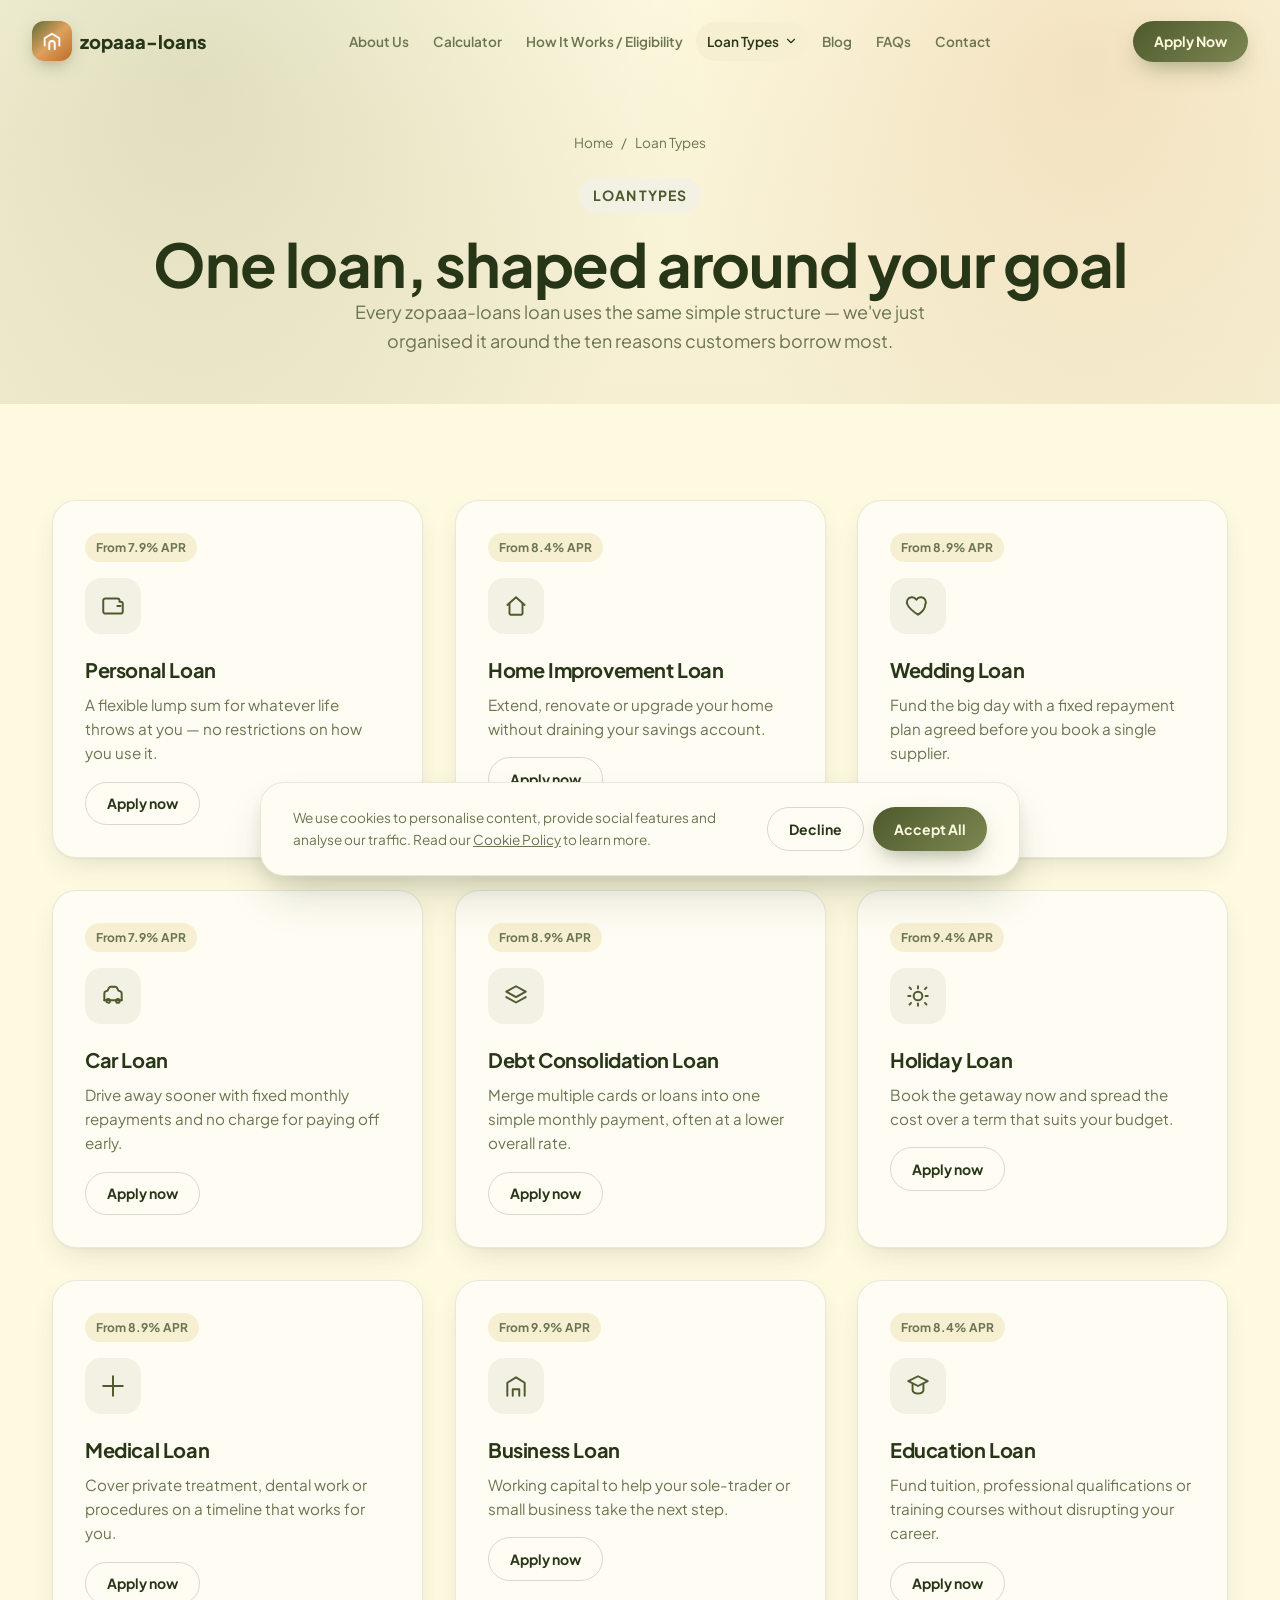
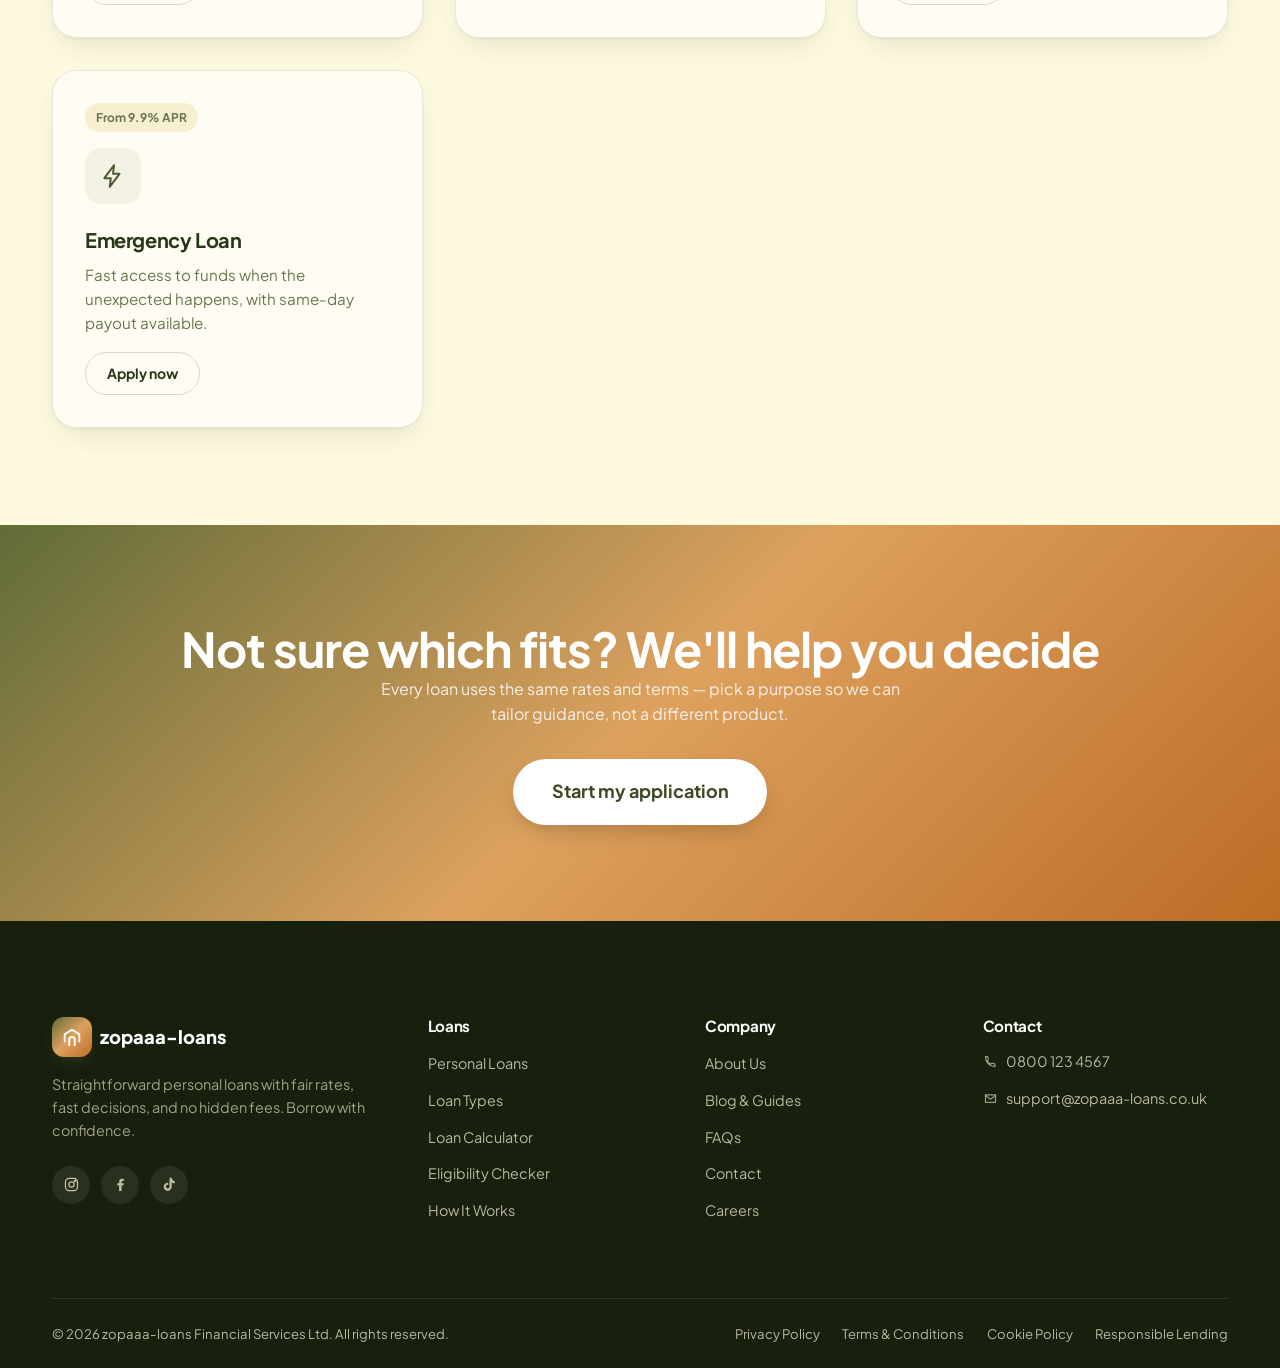
<file: loan-types.html>
<!DOCTYPE html>
<html lang="en-GB">
<head>
<meta charset="UTF-8">
<meta name="viewport" content="width=device-width, initial-scale=1.0">
<title>Loan Types | Personal, Home, Wedding, Car & More | zopaaa-loans</title>
<meta name="description" content="Explore zopaaa-loans's personal loan types: home improvement, wedding, car, debt consolidation, holiday, medical, business, education and emergency loans.">
<link rel="canonical" href="https://www.zopaaa-loans.co.uk/loan-types.html">
<meta property="og:type" content="website">
<meta property="og:title" content="Loan Types | zopaaa-loans">
<meta property="og:description" content="One flexible personal loan, tailored to ten common life goals.">
<meta property="og:image" content="assets/images/og-cover.svg">
<meta name="twitter:card" content="summary_large_image">
<link rel="icon" type="image/svg+xml" href="assets/icons/favicon.svg">
<link rel="manifest" href="manifest.json">
<meta name="theme-color" content="#606C38">
<link rel="preconnect" href="https://fonts.googleapis.com">
<link rel="preconnect" href="https://fonts.gstatic.com" crossorigin>
<link href="https://fonts.googleapis.com/css2?family=Plus+Jakarta+Sans:wght@400;500;600;700;800&display=swap" rel="stylesheet">
<link rel="stylesheet" href="assets/css/style.css">
<link rel="stylesheet" href="assets/css/animations.css">
<link rel="stylesheet" href="assets/css/responsive.css">
<style>.loan-type-anchor{scroll-margin-top:110px;}</style>
</head>
<body>
<div id="site-header"></div>
<main id="main">

  <section class="page-hero">
    <div class="container">
      <div class="breadcrumbs"><a href="index.html">Home</a><span>/</span><span>Loan Types</span></div>
      <span class="eyebrow">Loan types</span>
      <h1 class="h1">One loan, shaped around your goal</h1>
      <p class="section-lede" style="margin:0 auto;">Every zopaaa-loans loan uses the same simple structure — we've just organised it around the ten reasons customers borrow most.</p>
    </div>
  </section>

  <section class="section-pad">
    <div class="container">
      <div class="grid grid-3" id="loanTypesFullGrid"></div>
    </div>
  </section>

  <section class="section-pad bg-brand-gradient">
    <div class="container" style="text-align:center;">
      <h2 class="h2" style="color:#fff;">Not sure which fits? We'll help you decide</h2>
      <p style="color:rgba(255,255,255,0.85); max-width:520px; margin:0 auto var(--space-6);">Every loan uses the same rates and terms — pick a purpose so we can tailor guidance, not a different product.</p>
      <a href="loans.html#apply" class="btn btn-white btn-lg">Start my application</a>
    </div>
  </section>

</main>
<div id="site-footer"></div>
<script src="assets/js/components.js"></script>
<script src="assets/js/main.js"></script>
<script src="assets/js/animations.js"></script>
<script src="assets/js/forms.js"></script>
<script>
(function () {
  var grid = document.getElementById('loanTypesFullGrid');
  var types = [
    { id:'personal', name:'Personal Loan', rate:'From 7.9% APR', desc:'A flexible lump sum for whatever life throws at you — no restrictions on how you use it.', icon:'<path d="M3 7a2 2 0 0 1 2-2h11a2 2 0 0 1 2 2v1h1a2 2 0 0 1 2 2v7a2 2 0 0 1-2 2H5a2 2 0 0 1-2-2V7Z"/><path d="M16 12h3"/>' },
    { id:'home-improvement', name:'Home Improvement Loan', rate:'From 8.4% APR', desc:'Extend, renovate or upgrade your home without draining your savings account.', icon:'<path d="M4 11 12 4l8 7"/><path d="M6 10v9a1 1 0 0 0 1 1h10a1 1 0 0 0 1-1v-9"/>' },
    { id:'wedding', name:'Wedding Loan', rate:'From 8.9% APR', desc:'Fund the big day with a fixed repayment plan agreed before you book a single supplier.', icon:'<path d="M12 20s-7-4.35-9.5-8.8C.7 7.9 2.3 4.5 5.8 4c2-.3 3.7.7 4.7 2.2C11.5 4.7 13.2 3.7 15.2 4c3.5.5 5.1 3.9 3.3 7.2C19 15.65 12 20 12 20Z"/>' },
    { id:'car', name:'Car Loan', rate:'From 7.9% APR', desc:'Drive away sooner with fixed monthly repayments and no charge for paying off early.', icon:'<path d="M4 16V9.5a2 2 0 0 1 1.2-1.8L7 7l1.2-2.4A2 2 0 0 1 10 3.5h4a2 2 0 0 1 1.8 1.1L17 7l1.8.7A2 2 0 0 1 20 9.5V16"/><path d="M4 16h16"/><circle cx="7.5" cy="16.5" r="1.7"/><circle cx="16.5" cy="16.5" r="1.7"/>' },
    { id:'debt-consolidation', name:'Debt Consolidation Loan', rate:'From 8.9% APR', desc:'Merge multiple cards or loans into one simple monthly payment, often at a lower overall rate.', icon:'<path d="m12 3 9 5-9 5-9-5 9-5Z"/><path d="m3 13 9 5 9-5"/>' },
    { id:'holiday', name:'Holiday Loan', rate:'From 9.4% APR', desc:'Book the getaway now and spread the cost over a term that suits your budget.', icon:'<circle cx="12" cy="12" r="4"/><path d="M12 3v2M12 19v2M4.2 4.2l1.4 1.4M18.4 18.4l1.4 1.4M3 12h2M19 12h2M4.2 19.8l1.4-1.4M18.4 5.6l1.4-1.4"/>' },
    { id:'medical', name:'Medical Loan', rate:'From 8.9% APR', desc:'Cover private treatment, dental work or procedures on a timeline that works for you.', icon:'<path d="M12 3v18M3 12h18"/>' },
    { id:'business', name:'Business Loan', rate:'From 9.9% APR', desc:'Working capital to help your sole-trader or small business take the next step.', icon:'<path d="M4 21V9l8-5 8 5v12"/><path d="M9 21v-6h6v6"/>' },
    { id:'education', name:'Education Loan', rate:'From 8.4% APR', desc:'Fund tuition, professional qualifications or training courses without disrupting your career.', icon:'<path d="m12 3 9 4.5-9 4.5-9-4.5L12 3Z"/><path d="M7 10.5V16c0 1.5 2.2 3 5 3s5-1.5 5-3v-5.5"/>' },
    { id:'emergency', name:'Emergency Loan', rate:'From 9.9% APR', desc:'Fast access to funds when the unexpected happens, with same-day payout available.', icon:'<path d="M13 2 4 14h6l-1 8 9-12h-6l1-8Z"/>' }
  ];
  grid.innerHTML = types.map(function (t) {
    return '<div class="card loan-type-card loan-type-anchor" id="' + t.id + '" data-reveal="up">' +
      '<span class="rate-tag">' + t.rate + '</span>' +
      '<div class="icon-tile"><svg viewBox="0 0 24 24" fill="none" stroke="currentColor" stroke-width="1.8" stroke-linecap="round" stroke-linejoin="round">' + t.icon + '</svg></div>' +
      '<h3>' + t.name + '</h3><p>' + t.desc + '</p>' +
      '<a class="btn btn-outline btn-sm" style="margin-top:var(--space-4); align-self:flex-start;" href="loans.html#apply">Apply now</a>' +
      '</div>';
  }).join('');
})();
</script>
</body>
</html>
</file>
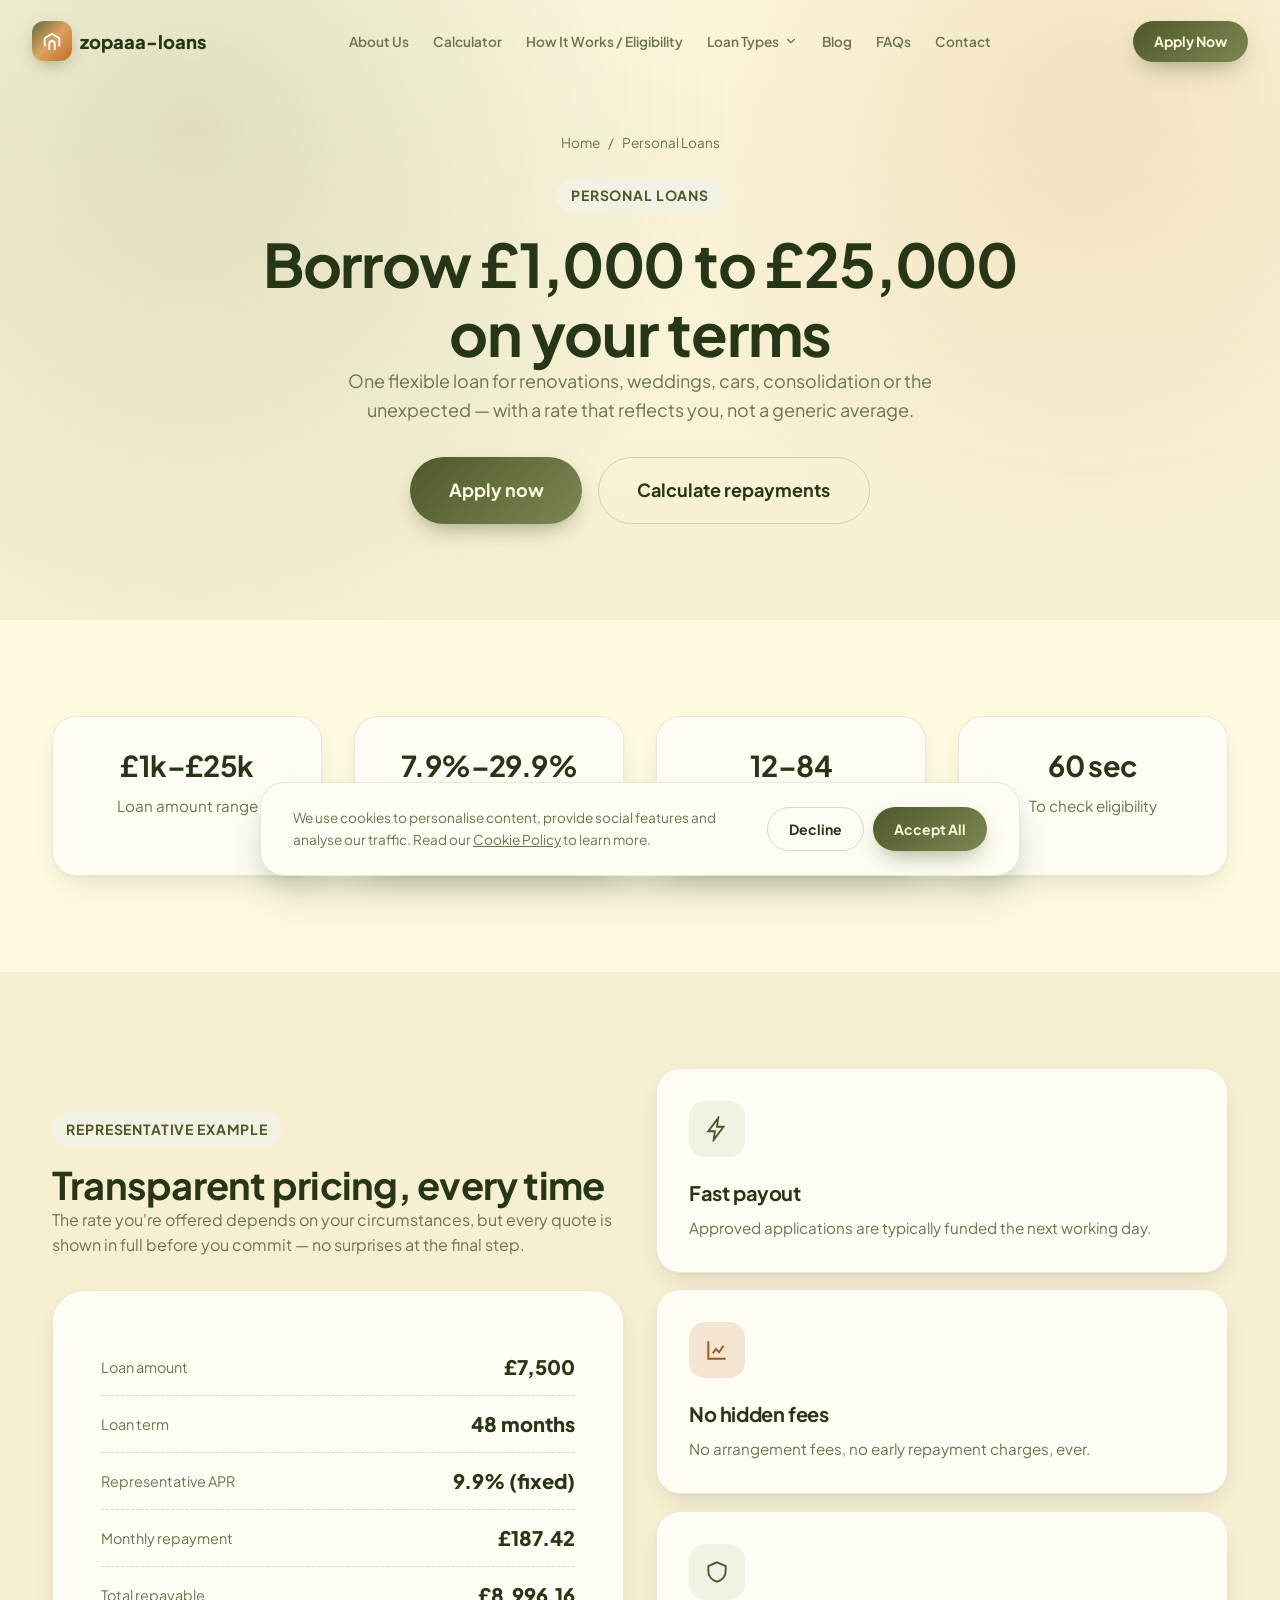
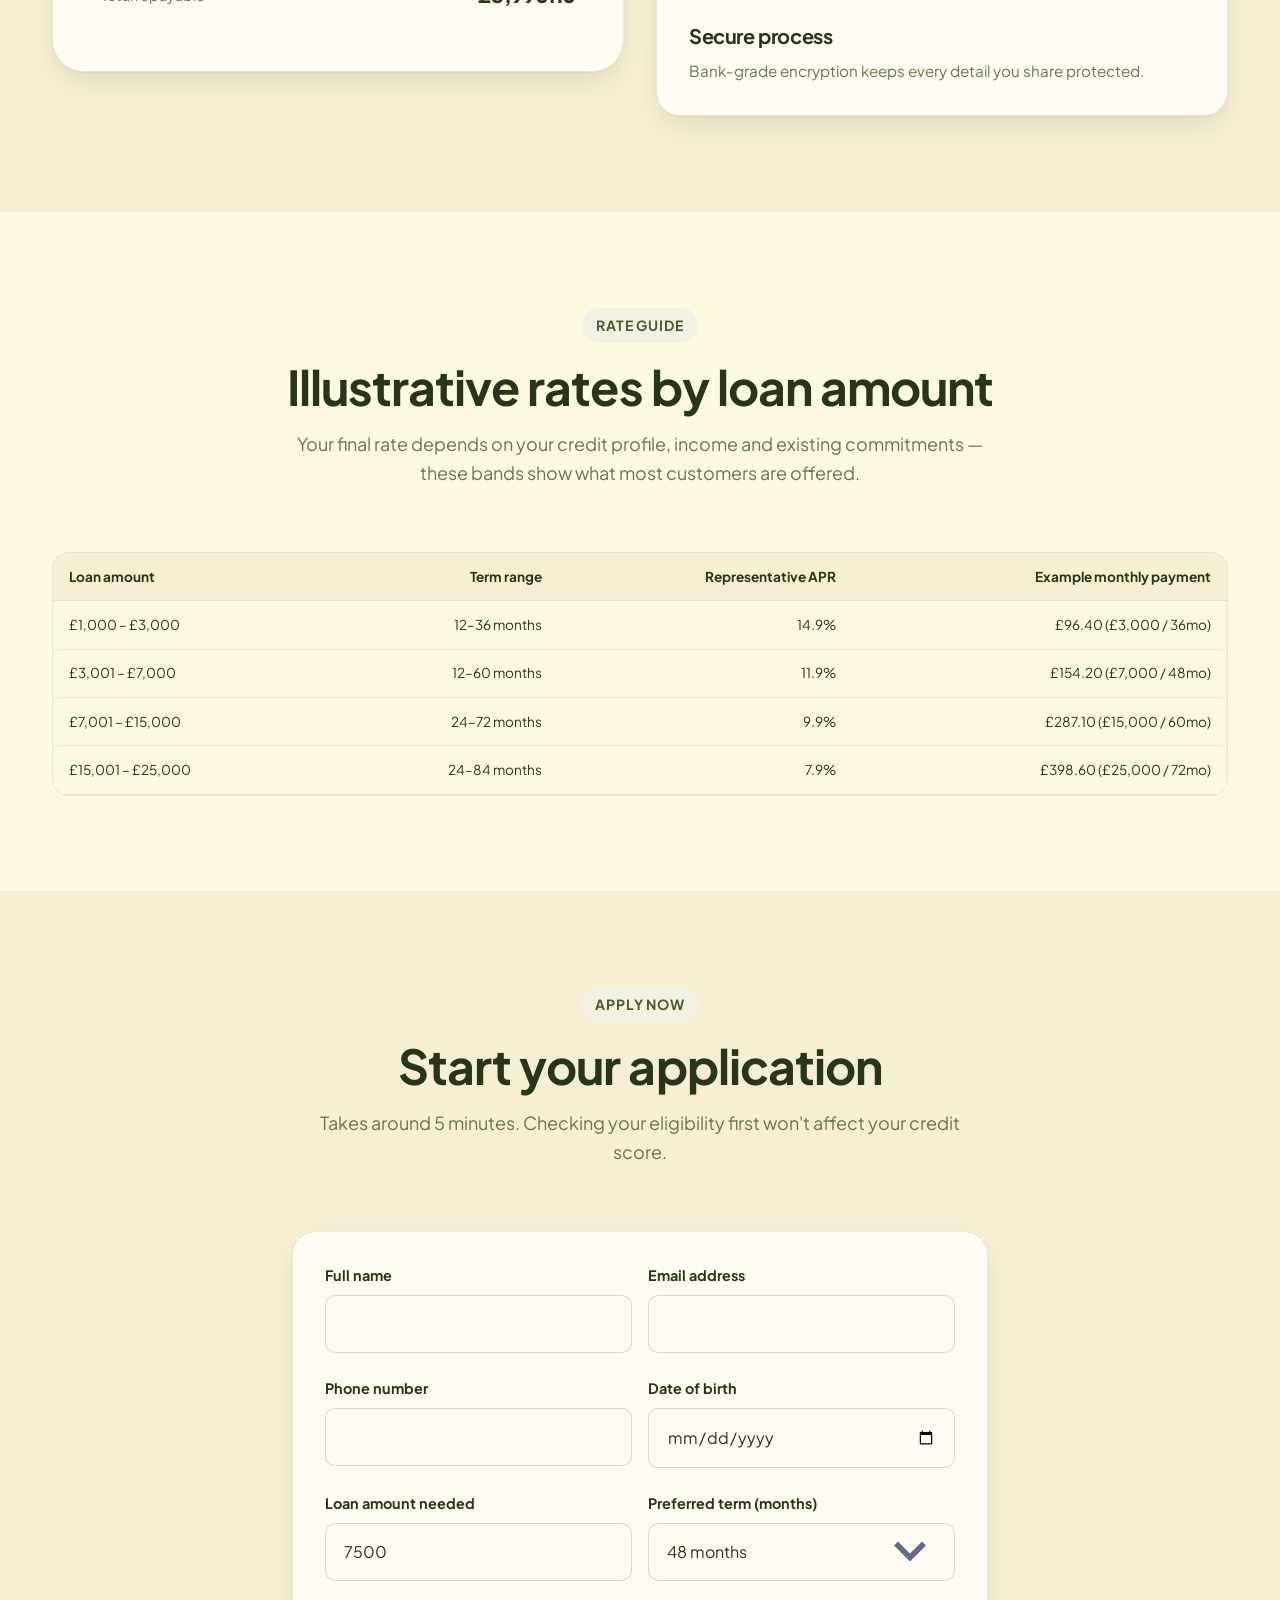
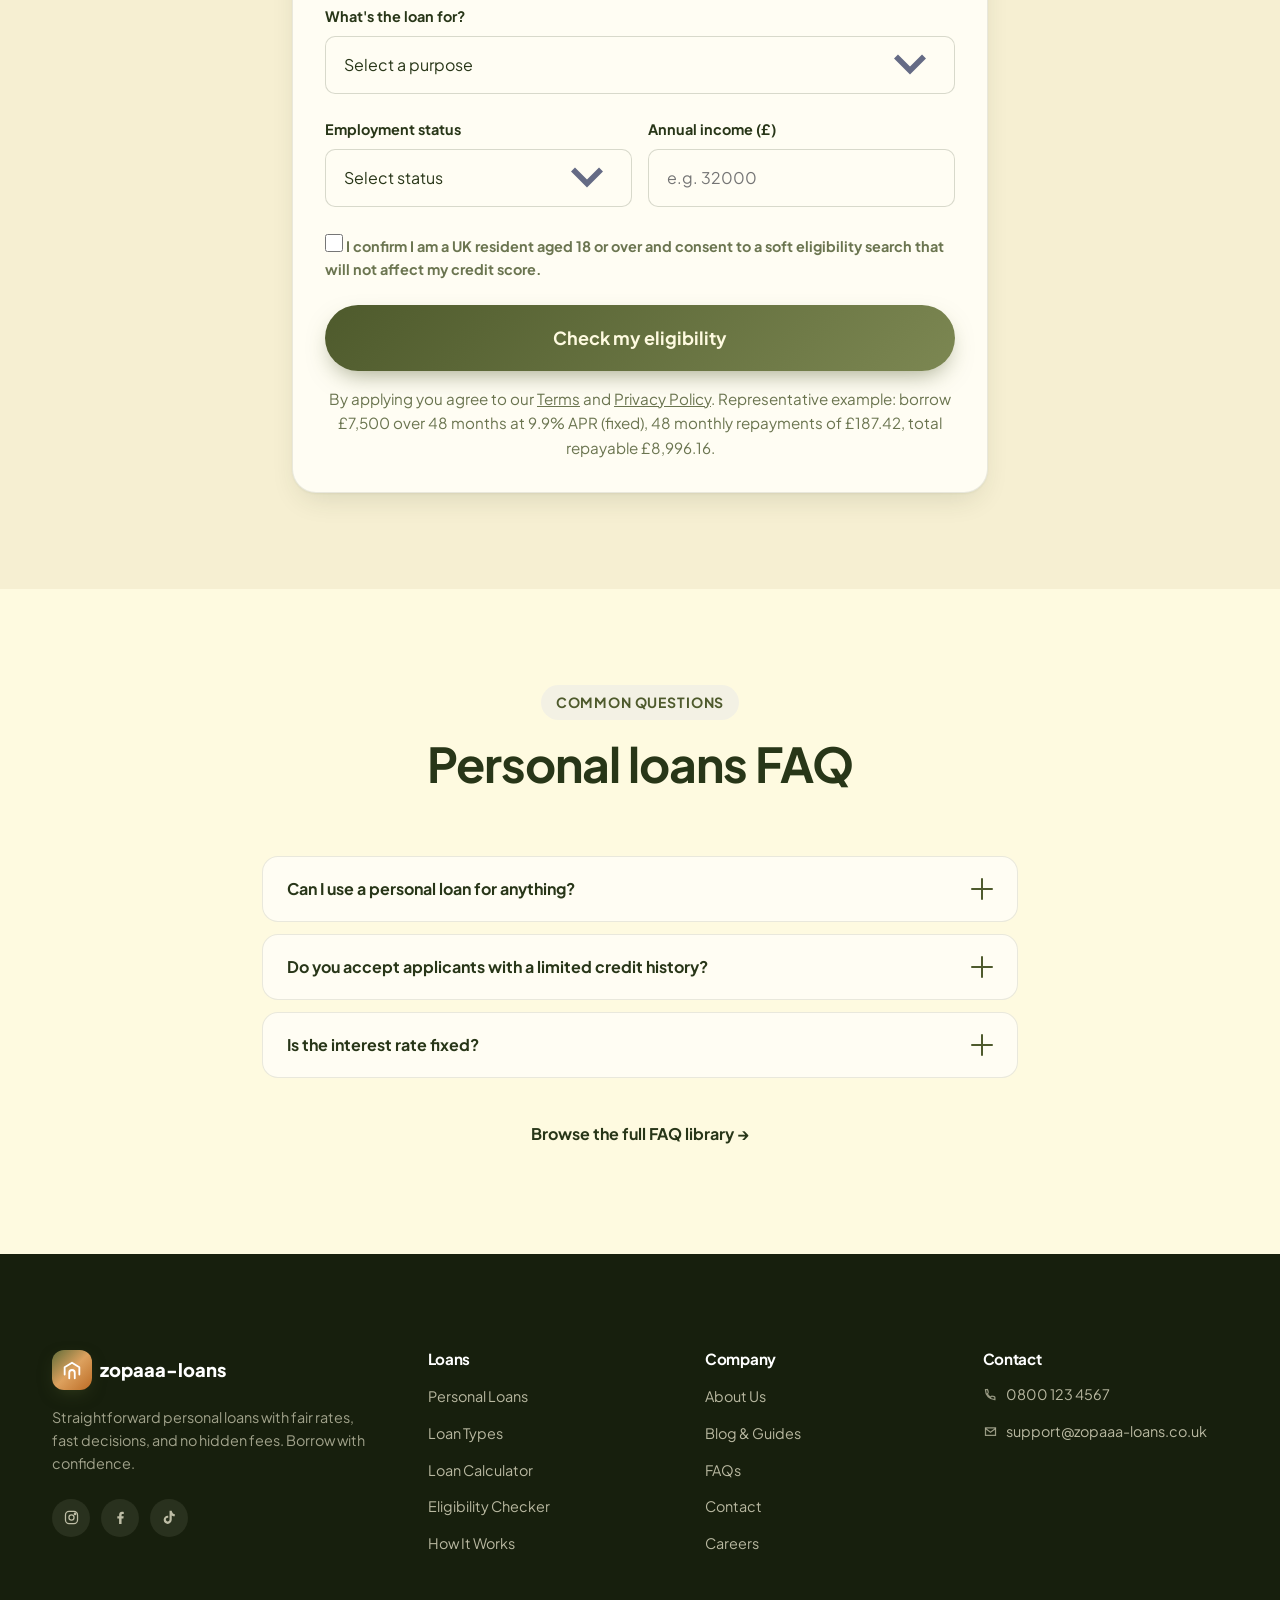
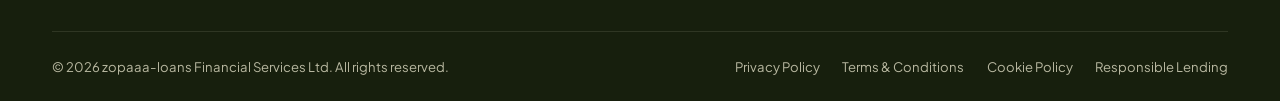
<file: loans.html>
<!DOCTYPE html>
<html lang="en-GB">
<head>
<meta charset="UTF-8">
<meta name="viewport" content="width=device-width, initial-scale=1.0">
<title>Personal Loans From £1,000 to £25,000 | zopaaa-loans</title>
<meta name="description" content="Apply for a zopaaa-loans personal loan online. Borrow £1,000–£25,000 over 12–84 months with representative 9.9% APR. Quick decision, no hidden fees.">
<link rel="canonical" href="https://www.zopaaa-loans.co.uk/loans.html">
<meta property="og:type" content="website">
<meta property="og:title" content="Personal Loans | zopaaa-loans">
<meta property="og:description" content="Borrow £1,000–£25,000 with representative 9.9% APR. Apply online in minutes.">
<meta property="og:image" content="assets/images/og-cover.svg">
<meta name="twitter:card" content="summary_large_image">
<link rel="icon" type="image/svg+xml" href="assets/icons/favicon.svg">
<link rel="manifest" href="manifest.json">
<meta name="theme-color" content="#606C38">
<link rel="preconnect" href="https://fonts.googleapis.com">
<link rel="preconnect" href="https://fonts.gstatic.com" crossorigin>
<link href="https://fonts.googleapis.com/css2?family=Plus+Jakarta+Sans:wght@400;500;600;700;800&display=swap" rel="stylesheet">
<link rel="stylesheet" href="assets/css/style.css">
<link rel="stylesheet" href="assets/css/animations.css">
<link rel="stylesheet" href="assets/css/responsive.css">
<script type="application/ld+json">
{
  "@context": "https://schema.org",
  "@type": "BreadcrumbList",
  "itemListElement": [
    { "@type": "ListItem", "position": 1, "name": "Home", "item": "https://www.zopaaa-loans.co.uk/index.html" },
    { "@type": "ListItem", "position": 2, "name": "Personal Loans", "item": "https://www.zopaaa-loans.co.uk/loans.html" }
  ]
}
</script>
</head>
<body>
<div id="site-header"></div>
<main id="main">

  <section class="page-hero">
    <div class="container">
      <div class="breadcrumbs"><a href="index.html">Home</a><span>/</span><span>Personal Loans</span></div>
      <span class="eyebrow">Personal loans</span>
      <h1 class="h1">Borrow £1,000 to £25,000 <br class="hide-mobile">on your terms</h1>
      <p class="section-lede" style="margin:0 auto var(--space-6);">One flexible loan for renovations, weddings, cars, consolidation or the unexpected — with a rate that reflects you, not a generic average.</p>
      <div class="hero-actions" style="justify-content:center;">
        <a href="#apply" class="btn btn-primary btn-lg">Apply now</a>
        <a href="calculator.html" class="btn btn-outline btn-lg">Calculate repayments</a>
      </div>
    </div>
  </section>

  <section class="section-pad">
    <div class="container">
      <div class="grid grid-4">
        <div class="card" style="text-align:center" data-reveal="up"><h3 style="font-size:1.8rem">£1k–£25k</h3><p>Loan amount range</p></div>
        <div class="card" style="text-align:center" data-reveal="up"><h3 style="font-size:1.8rem">7.9%–29.9%</h3><p>APR range (representative 9.9%)</p></div>
        <div class="card" style="text-align:center" data-reveal="up"><h3 style="font-size:1.8rem">12–84</h3><p>Months to repay</p></div>
        <div class="card" style="text-align:center" data-reveal="up"><h3 style="font-size:1.8rem">60 sec</h3><p>To check eligibility</p></div>
      </div>
    </div>
  </section>

  <section class="section-pad bg-alt">
    <div class="container grid grid-2" style="align-items:center;">
      <div data-reveal="left">
        <span class="eyebrow">Representative example</span>
        <h2 class="h3">Transparent pricing, every time</h2>
        <p>The rate you're offered depends on your circumstances, but every quote is shown in full before you commit — no surprises at the final step.</p>
        <div class="calc-panel" style="margin-top:var(--space-6)">
          <div class="calc-result-row"><span class="rlabel">Loan amount</span><span class="rvalue">£7,500</span></div>
          <div class="calc-result-row"><span class="rlabel">Loan term</span><span class="rvalue">48 months</span></div>
          <div class="calc-result-row"><span class="rlabel">Representative APR</span><span class="rvalue">9.9% (fixed)</span></div>
          <div class="calc-result-row"><span class="rlabel">Monthly repayment</span><span class="rvalue">£187.42</span></div>
          <div class="calc-result-row"><span class="rlabel">Total repayable</span><span class="rvalue">£8,996.16</span></div>
        </div>
      </div>
      <div data-reveal="right">
        <div class="grid" style="gap:var(--space-4)">
          <div class="card"><div class="icon-tile"><svg viewBox="0 0 24 24" fill="none" stroke="currentColor" stroke-width="1.8"><path d="M13 2 4 14h6l-1 8 9-12h-6l1-8Z"/></svg></div><h3>Fast payout</h3><p>Approved applications are typically funded the next working day.</p></div>
          <div class="card"><div class="icon-tile accent"><svg viewBox="0 0 24 24" fill="none" stroke="currentColor" stroke-width="1.8"><path d="M4 4v16h16M8 15l3-4 3 3 4-6"/></svg></div><h3>No hidden fees</h3><p>No arrangement fees, no early repayment charges, ever.</p></div>
          <div class="card"><div class="icon-tile"><svg viewBox="0 0 24 24" fill="none" stroke="currentColor" stroke-width="1.8"><path d="M12 3 4 6.5V11c0 5 3.4 8.7 8 10 4.6-1.3 8-5 8-10V6.5L12 3Z"/></svg></div><h3>Secure process</h3><p>Bank-grade encryption keeps every detail you share protected.</p></div>
        </div>
      </div>
    </div>
  </section>

  <section class="section-pad">
    <div class="container">
      <div class="section-head" data-reveal="fade">
        <span class="eyebrow">Rate guide</span>
        <h2 class="h2">Illustrative rates by loan amount</h2>
        <p>Your final rate depends on your credit profile, income and existing commitments — these bands show what most customers are offered.</p>
      </div>
      <div class="amort-table-wrap" data-reveal="up">
        <table class="amort-table">
          <thead><tr><th>Loan amount</th><th>Term range</th><th>Representative APR</th><th>Example monthly payment</th></tr></thead>
          <tbody>
            <tr><td>£1,000 – £3,000</td><td>12–36 months</td><td>14.9%</td><td>£96.40 (£3,000 / 36mo)</td></tr>
            <tr><td>£3,001 – £7,000</td><td>12–60 months</td><td>11.9%</td><td>£154.20 (£7,000 / 48mo)</td></tr>
            <tr><td>£7,001 – £15,000</td><td>24–72 months</td><td>9.9%</td><td>£287.10 (£15,000 / 60mo)</td></tr>
            <tr><td>£15,001 – £25,000</td><td>24–84 months</td><td>7.9%</td><td>£398.60 (£25,000 / 72mo)</td></tr>
          </tbody>
        </table>
      </div>
    </div>
  </section>

  <!-- ============================= APPLICATION FORM ============================= -->
  <section class="section-pad bg-alt" id="apply">
    <div class="container" style="max-width:760px;">
      <div class="section-head" data-reveal="fade">
        <span class="eyebrow">Apply now</span>
        <h2 class="h2">Start your application</h2>
        <p>Takes around 5 minutes. Checking your eligibility first won't affect your credit score.</p>
      </div>
      <div class="card" data-reveal="up">
        <form data-validate data-success-target="applySuccess" aria-label="Loan application form">
          <div class="form-row">
            <div class="form-group">
              <label for="fullName">Full name</label>
              <input class="form-control" type="text" id="fullName" name="fullName" required>
              <span class="form-error"></span>
            </div>
            <div class="form-group">
              <label for="email">Email address</label>
              <input class="form-control" type="email" id="email" name="email" required>
              <span class="form-error"></span>
            </div>
          </div>
          <div class="form-row">
            <div class="form-group">
              <label for="phone">Phone number</label>
              <input class="form-control" type="tel" id="phone" name="phone" required>
              <span class="form-error"></span>
            </div>
            <div class="form-group">
              <label for="dob">Date of birth</label>
              <input class="form-control" type="date" id="dob" name="dob" required>
              <span class="form-error"></span>
            </div>
          </div>
          <div class="form-row">
            <div class="form-group">
              <label for="loanAmount">Loan amount needed</label>
              <input class="form-control" type="number" id="loanAmount" name="loanAmount" min="1000" max="25000" step="100" value="7500" required>
              <span class="form-error"></span>
            </div>
            <div class="form-group">
              <label for="loanTerm">Preferred term (months)</label>
              <select class="form-control" id="loanTerm" name="loanTerm" required>
                <option value="">Select a term</option>
                <option value="12">12 months</option>
                <option value="24">24 months</option>
                <option value="36">36 months</option>
                <option value="48" selected>48 months</option>
                <option value="60">60 months</option>
                <option value="84">84 months</option>
              </select>
              <span class="form-error"></span>
            </div>
          </div>
          <div class="form-group">
            <label for="purpose">What's the loan for?</label>
            <select class="form-control" id="purpose" name="purpose" required>
              <option value="">Select a purpose</option>
              <option>Personal / general use</option>
              <option>Home improvement</option>
              <option>Wedding</option>
              <option>Car purchase</option>
              <option>Debt consolidation</option>
              <option>Holiday</option>
              <option>Medical</option>
              <option>Business</option>
              <option>Education</option>
              <option>Emergency</option>
            </select>
            <span class="form-error"></span>
          </div>
          <div class="form-row">
            <div class="form-group">
              <label for="employment">Employment status</label>
              <select class="form-control" id="employment" name="employment" required>
                <option value="">Select status</option>
                <option>Employed full-time</option>
                <option>Employed part-time</option>
                <option>Self-employed</option>
                <option>Retired</option>
                <option>Other</option>
              </select>
              <span class="form-error"></span>
            </div>
            <div class="form-group">
              <label for="income">Annual income (£)</label>
              <input class="form-control" type="number" id="income" name="income" min="0" placeholder="e.g. 32000" required>
              <span class="form-error"></span>
            </div>
          </div>
          <div class="form-group">
            <label class="checkbox-row">
              <input type="checkbox" required>
              <span>I confirm I am a UK resident aged 18 or over and consent to a soft eligibility search that will not affect my credit score.</span>
            </label>
            <span class="form-error"></span>
          </div>
          <button type="submit" class="btn btn-primary btn-block btn-lg">Check my eligibility</button>
          <p class="form-hint" style="text-align:center;margin-top:var(--space-4)">By applying you agree to our <a href="terms.html" style="text-decoration:underline">Terms</a> and <a href="privacy.html" style="text-decoration:underline">Privacy Policy</a>. Representative example: borrow £7,500 over 48 months at 9.9% APR (fixed), 48 monthly repayments of £187.42, total repayable £8,996.16.</p>
        </form>
        <div id="applySuccess" hidden style="text-align:center;padding:var(--space-6) 0;">
          <div class="icon-tile accent" style="margin:0 auto var(--space-5);"><svg viewBox="0 0 24 24" fill="none" stroke="currentColor" stroke-width="2"><path d="M20 6 9 17l-5-5"/></svg></div>
          <h3>Application received</h3>
          <p>Thanks! We've sent a confirmation to your email. A member of our team will follow up with your personalised quote shortly.</p>
        </div>
      </div>
    </div>
  </section>

  <section class="section-pad">
    <div class="container" style="max-width:820px;">
      <div class="section-head" data-reveal="fade">
        <span class="eyebrow">Common questions</span>
        <h2 class="h2">Personal loans FAQ</h2>
      </div>
      <div data-accordion-group>
        <div class="accordion-item"><button class="accordion-trigger">Can I use a personal loan for anything?<span class="plus"></span></button><div class="accordion-panel"><div class="accordion-panel-inner">Yes — personal loans are unsecured and generally unrestricted, though you'll be asked the purpose so we can offer relevant guidance and check affordability.</div></div></div>
        <div class="accordion-item"><button class="accordion-trigger">Do you accept applicants with a limited credit history?<span class="plus"></span></button><div class="accordion-panel"><div class="accordion-panel-inner">Yes, we assess affordability alongside credit history. A limited file doesn't automatically mean decline — check your eligibility to see tailored options.</div></div></div>
        <div class="accordion-item"><button class="accordion-trigger">Is the interest rate fixed?<span class="plus"></span></button><div class="accordion-panel"><div class="accordion-panel-inner">Yes, all zopaaa-loans personal loans have a fixed rate for the full term, so your monthly repayment never changes.</div></div></div>
      </div>
      <div class="flex-center" style="margin-top:var(--space-6)"><a href="faq.html" class="btn btn-ghost">Browse the full FAQ library →</a></div>
    </div>
  </section>

</main>
<div id="site-footer"></div>
<script src="assets/js/components.js"></script>
<script src="assets/js/main.js"></script>
<script src="assets/js/animations.js"></script>
<script src="assets/js/calculator.js"></script>
<script src="assets/js/forms.js"></script>
</body>
</html>
</file>
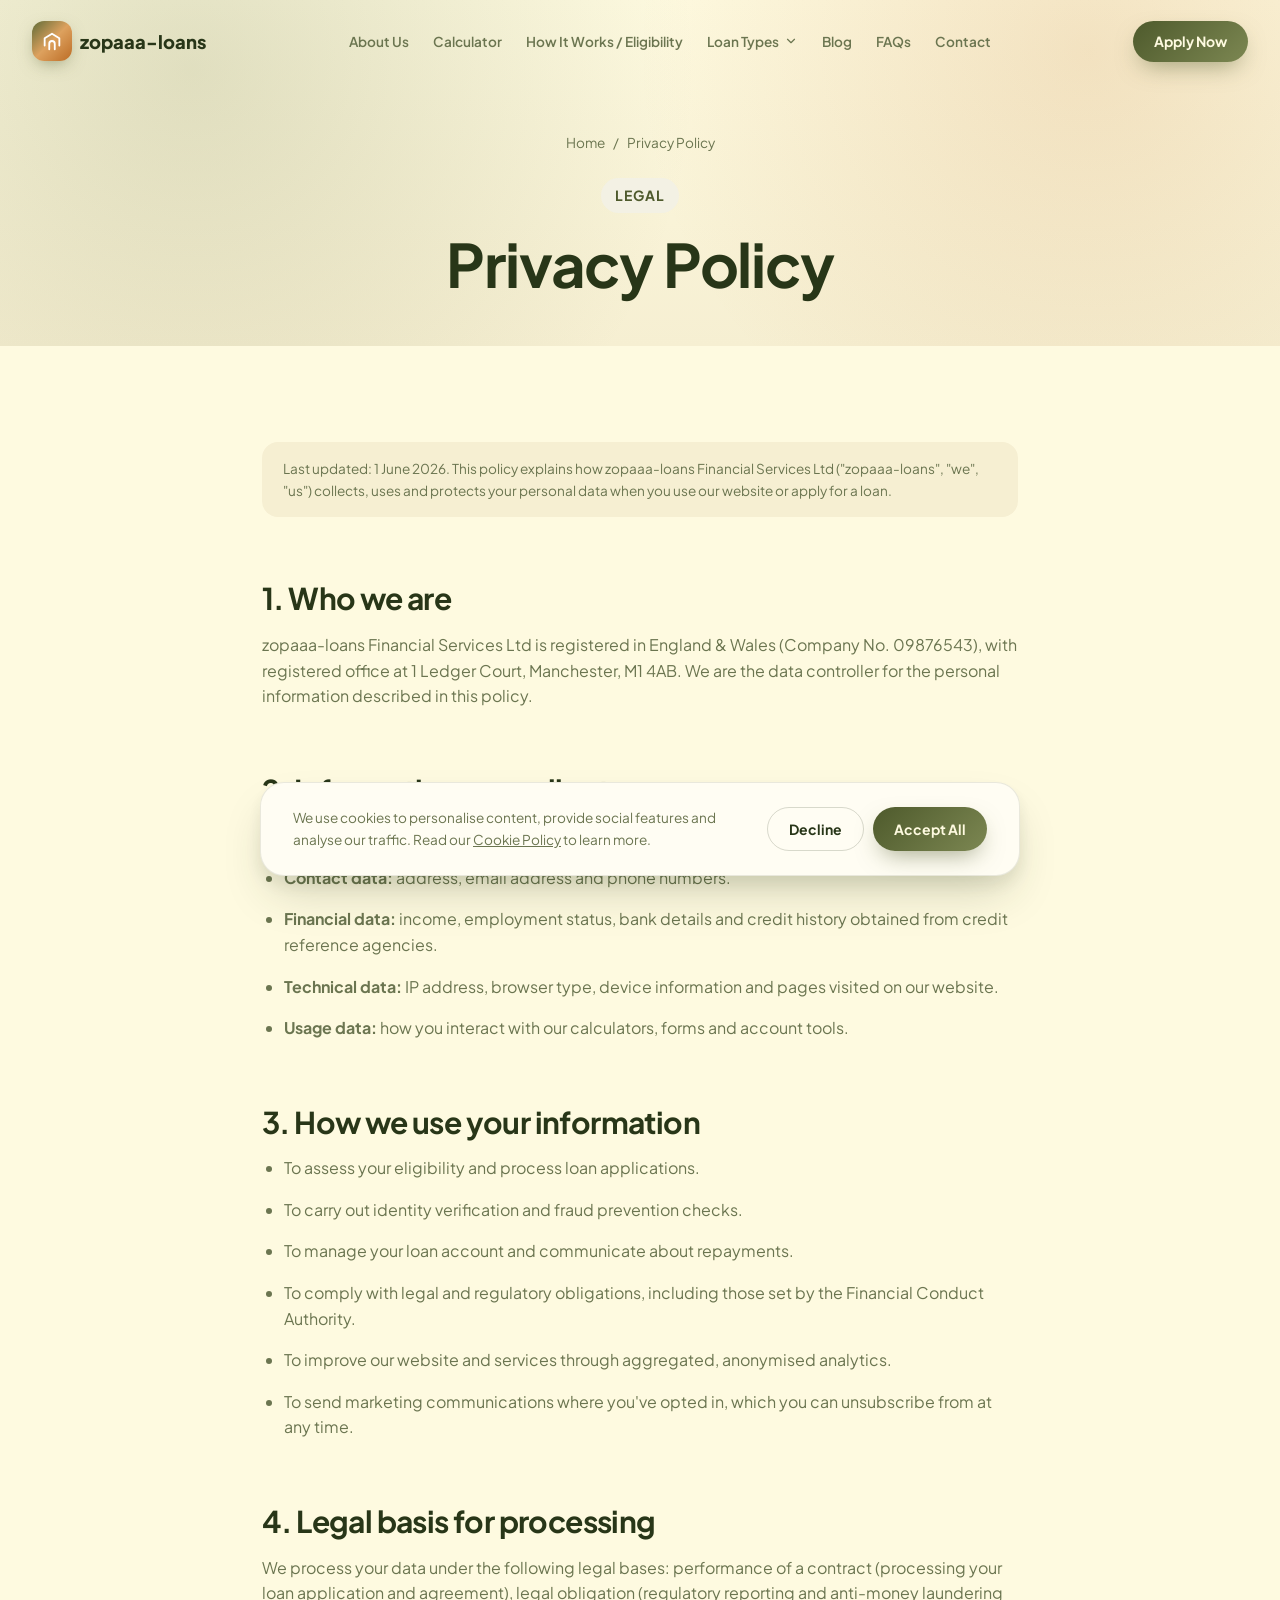
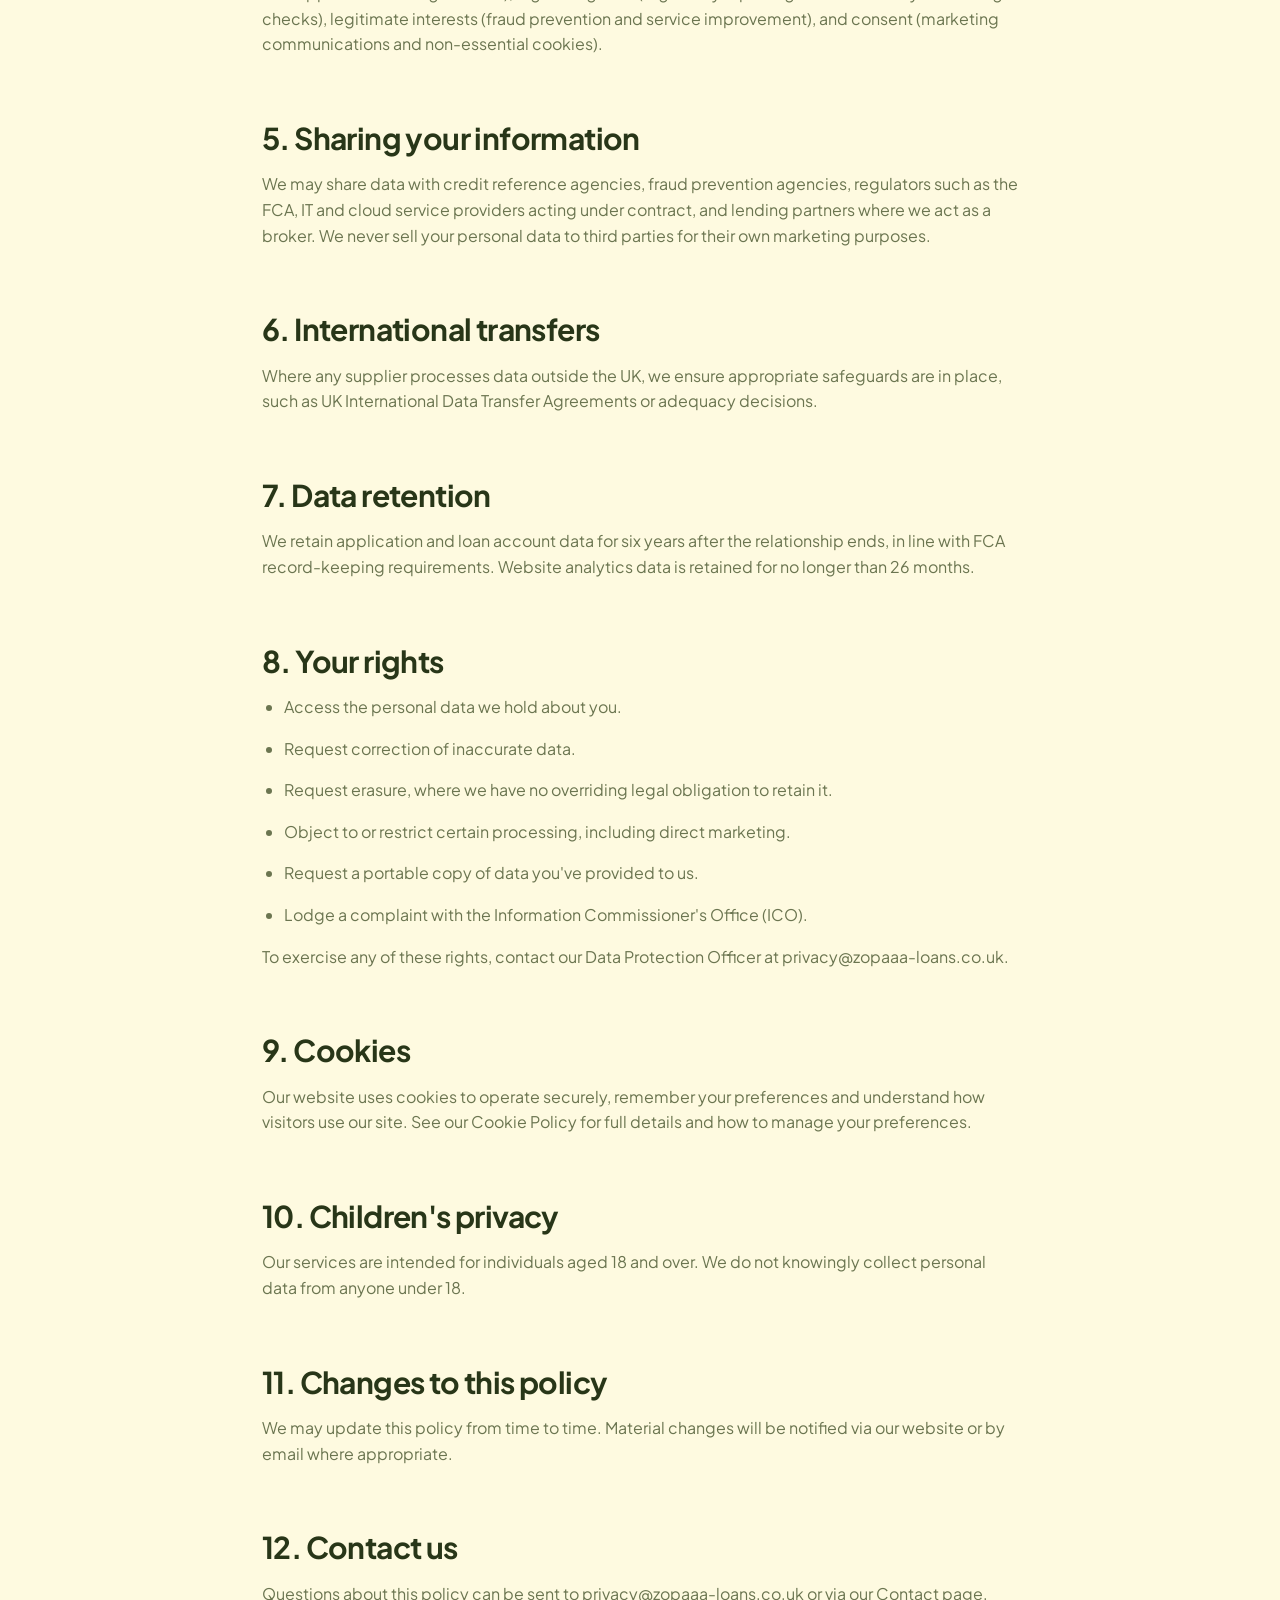
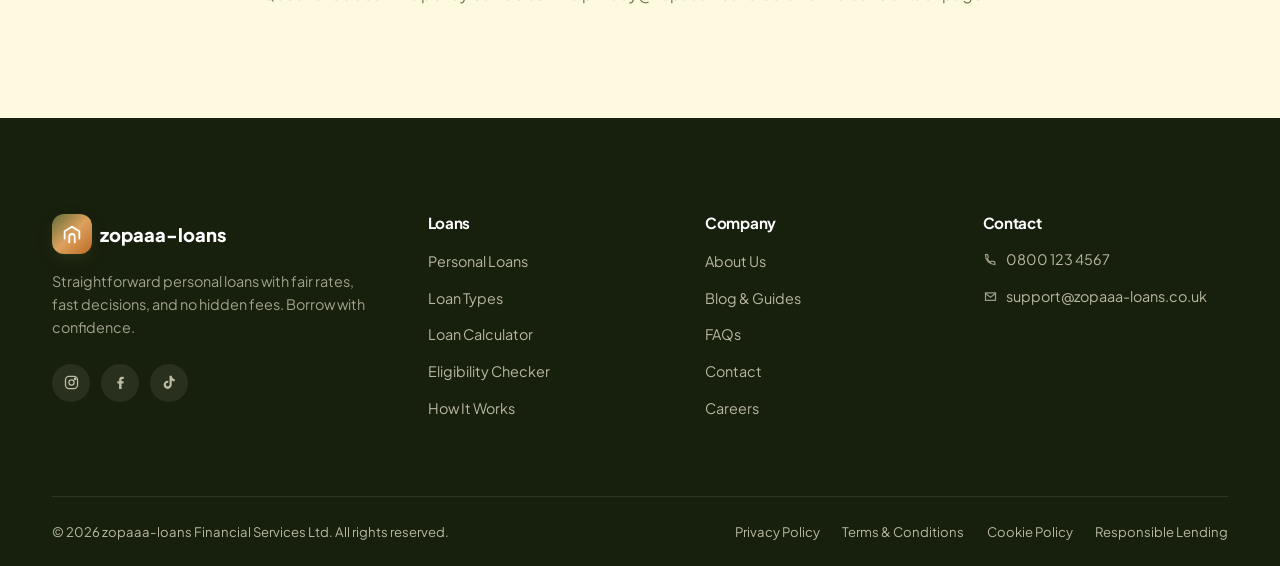
<file: privacy.html>
<!DOCTYPE html>
<html lang="en-GB">
<head>
<meta charset="UTF-8">
<meta name="viewport" content="width=device-width, initial-scale=1.0">
<title>Privacy Policy | zopaaa-loans</title>
<meta name="description" content="Read zopaaa-loans's Privacy Policy to understand what personal data we collect, how we use it, and your rights under UK GDPR.">
<link rel="canonical" href="https://www.zopaaa-loans.co.uk/privacy.html">
<meta property="og:type" content="website">
<meta property="og:title" content="Privacy Policy | zopaaa-loans">
<meta property="og:image" content="assets/images/og-cover.svg">
<meta name="twitter:card" content="summary_large_image">
<link rel="icon" type="image/svg+xml" href="assets/icons/favicon.svg">
<link rel="manifest" href="manifest.json">
<meta name="theme-color" content="#606C38">
<link rel="preconnect" href="https://fonts.googleapis.com">
<link rel="preconnect" href="https://fonts.gstatic.com" crossorigin>
<link href="https://fonts.googleapis.com/css2?family=Plus+Jakarta+Sans:wght@400;500;600;700;800&display=swap" rel="stylesheet">
<link rel="stylesheet" href="assets/css/style.css">
<link rel="stylesheet" href="assets/css/animations.css">
<link rel="stylesheet" href="assets/css/responsive.css">
</head>
<body>
<div id="site-header"></div>
<main id="main">
  <section class="page-hero">
    <div class="container">
      <div class="breadcrumbs"><a href="index.html">Home</a><span>/</span><span>Privacy Policy</span></div>
      <span class="eyebrow">Legal</span>
      <h1 class="h1">Privacy Policy</h1>
    </div>
  </section>
  <section class="section-pad">
    <div class="container legal-content" style="max-width:820px;">
      <p class="updated-note">Last updated: 1 June 2026. This policy explains how zopaaa-loans Financial Services Ltd ("zopaaa-loans", "we", "us") collects, uses and protects your personal data when you use our website or apply for a loan.</p>

      <h2>1. Who we are</h2>
      <p>zopaaa-loans Financial Services Ltd is registered in England &amp; Wales (Company No. 09876543), with registered office at 1 Ledger Court, Manchester, M1 4AB. We are the data controller for the personal information described in this policy.</p>

      <h2>2. Information we collect</h2>
      <ul>
        <li><strong>Identity data:</strong> name, date of birth, and identification documents.</li>
        <li><strong>Contact data:</strong> address, email address and phone numbers.</li>
        <li><strong>Financial data:</strong> income, employment status, bank details and credit history obtained from credit reference agencies.</li>
        <li><strong>Technical data:</strong> IP address, browser type, device information and pages visited on our website.</li>
        <li><strong>Usage data:</strong> how you interact with our calculators, forms and account tools.</li>
      </ul>

      <h2>3. How we use your information</h2>
      <ul>
        <li>To assess your eligibility and process loan applications.</li>
        <li>To carry out identity verification and fraud prevention checks.</li>
        <li>To manage your loan account and communicate about repayments.</li>
        <li>To comply with legal and regulatory obligations, including those set by the Financial Conduct Authority.</li>
        <li>To improve our website and services through aggregated, anonymised analytics.</li>
        <li>To send marketing communications where you've opted in, which you can unsubscribe from at any time.</li>
      </ul>

      <h2>4. Legal basis for processing</h2>
      <p>We process your data under the following legal bases: performance of a contract (processing your loan application and agreement), legal obligation (regulatory reporting and anti-money laundering checks), legitimate interests (fraud prevention and service improvement), and consent (marketing communications and non-essential cookies).</p>

      <h2>5. Sharing your information</h2>
      <p>We may share data with credit reference agencies, fraud prevention agencies, regulators such as the FCA, IT and cloud service providers acting under contract, and lending partners where we act as a broker. We never sell your personal data to third parties for their own marketing purposes.</p>

      <h2>6. International transfers</h2>
      <p>Where any supplier processes data outside the UK, we ensure appropriate safeguards are in place, such as UK International Data Transfer Agreements or adequacy decisions.</p>

      <h2>7. Data retention</h2>
      <p>We retain application and loan account data for six years after the relationship ends, in line with FCA record-keeping requirements. Website analytics data is retained for no longer than 26 months.</p>

      <h2>8. Your rights</h2>
      <ul>
        <li>Access the personal data we hold about you.</li>
        <li>Request correction of inaccurate data.</li>
        <li>Request erasure, where we have no overriding legal obligation to retain it.</li>
        <li>Object to or restrict certain processing, including direct marketing.</li>
        <li>Request a portable copy of data you've provided to us.</li>
        <li>Lodge a complaint with the Information Commissioner's Office (ICO).</li>
      </ul>
      <p>To exercise any of these rights, contact our Data Protection Officer at <a href="mailto:privacy@zopaaa-loans.co.uk">privacy@zopaaa-loans.co.uk</a>.</p>

      <h2>9. Cookies</h2>
      <p>Our website uses cookies to operate securely, remember your preferences and understand how visitors use our site. See our <a href="cookies.html">Cookie Policy</a> for full details and how to manage your preferences.</p>

      <h2>10. Children's privacy</h2>
      <p>Our services are intended for individuals aged 18 and over. We do not knowingly collect personal data from anyone under 18.</p>

      <h2>11. Changes to this policy</h2>
      <p>We may update this policy from time to time. Material changes will be notified via our website or by email where appropriate.</p>

      <h2>12. Contact us</h2>
      <p>Questions about this policy can be sent to <a href="mailto:privacy@zopaaa-loans.co.uk">privacy@zopaaa-loans.co.uk</a> or via our <a href="contact.html">Contact page</a>.</p>
    </div>
  </section>
</main>
<div id="site-footer"></div>
<script src="assets/js/components.js"></script>
<script src="assets/js/main.js"></script>
<script src="assets/js/animations.js"></script>
</body>
</html>
</file>
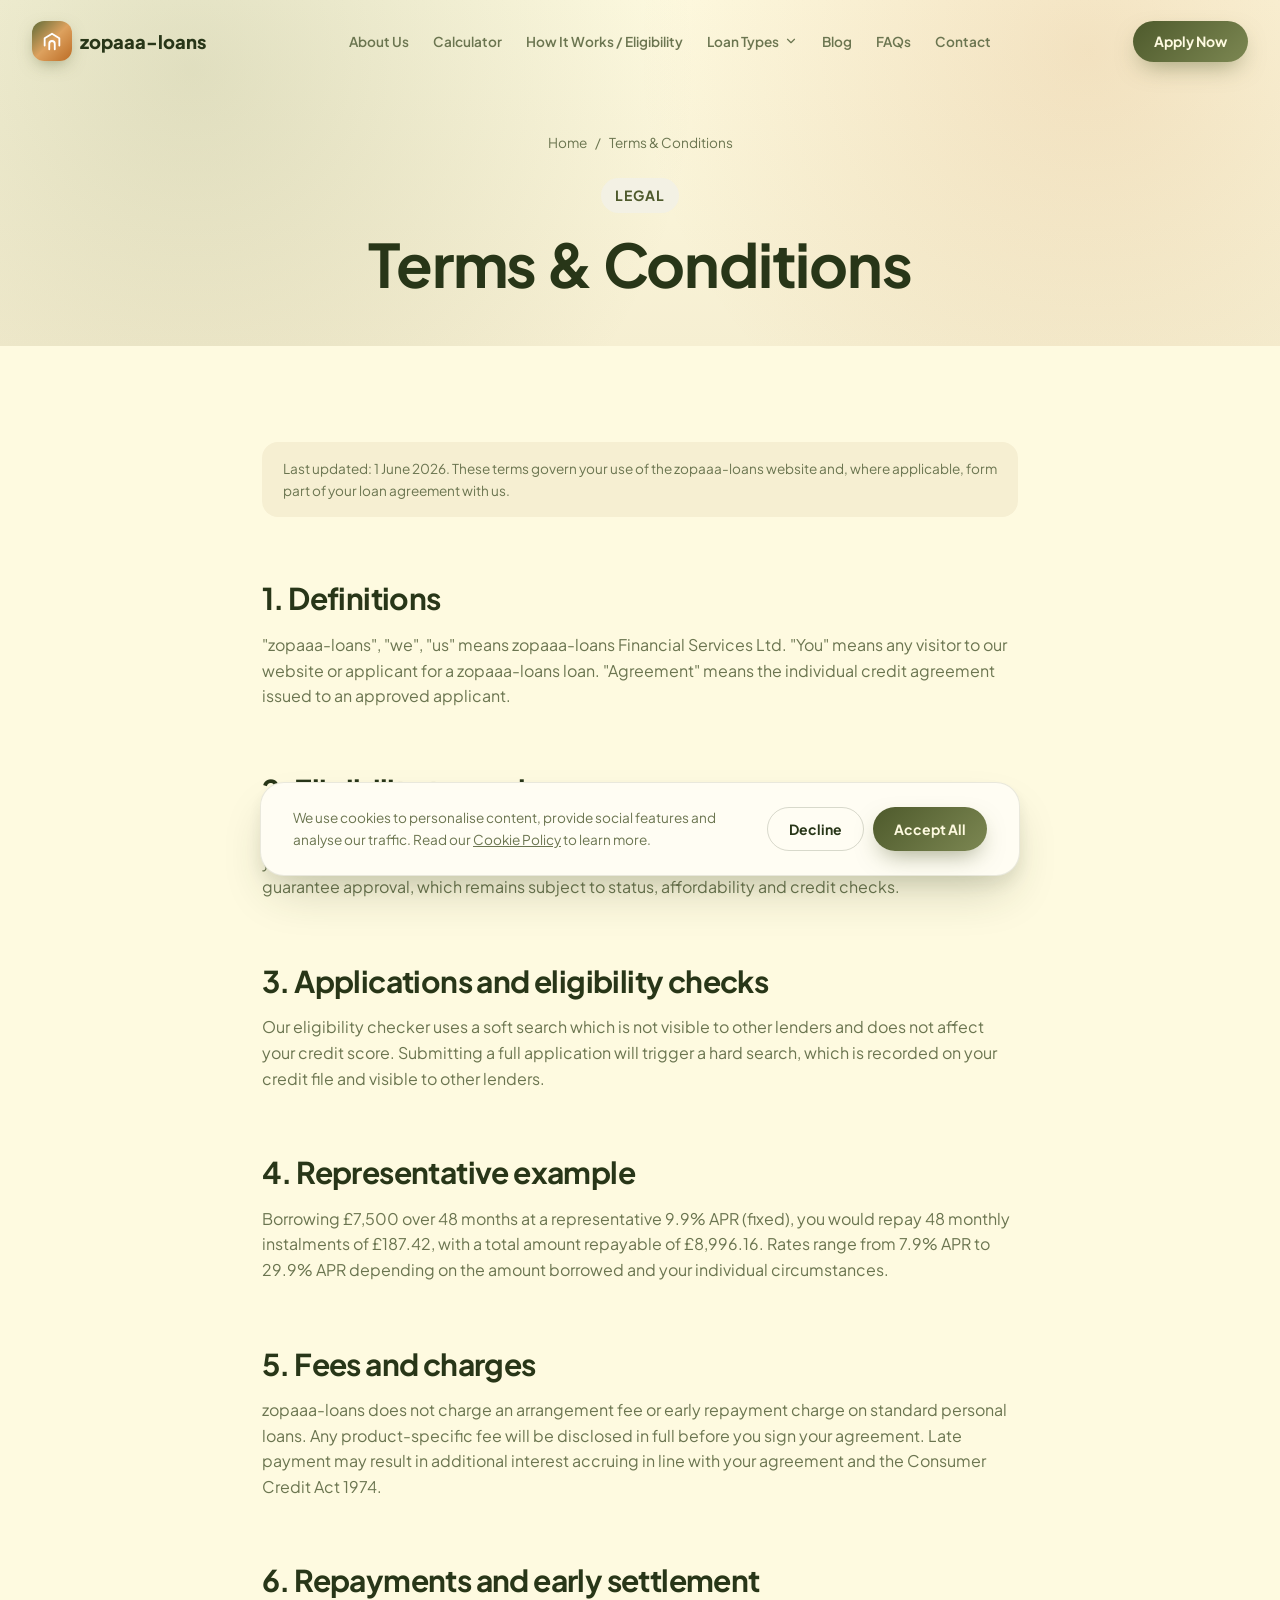
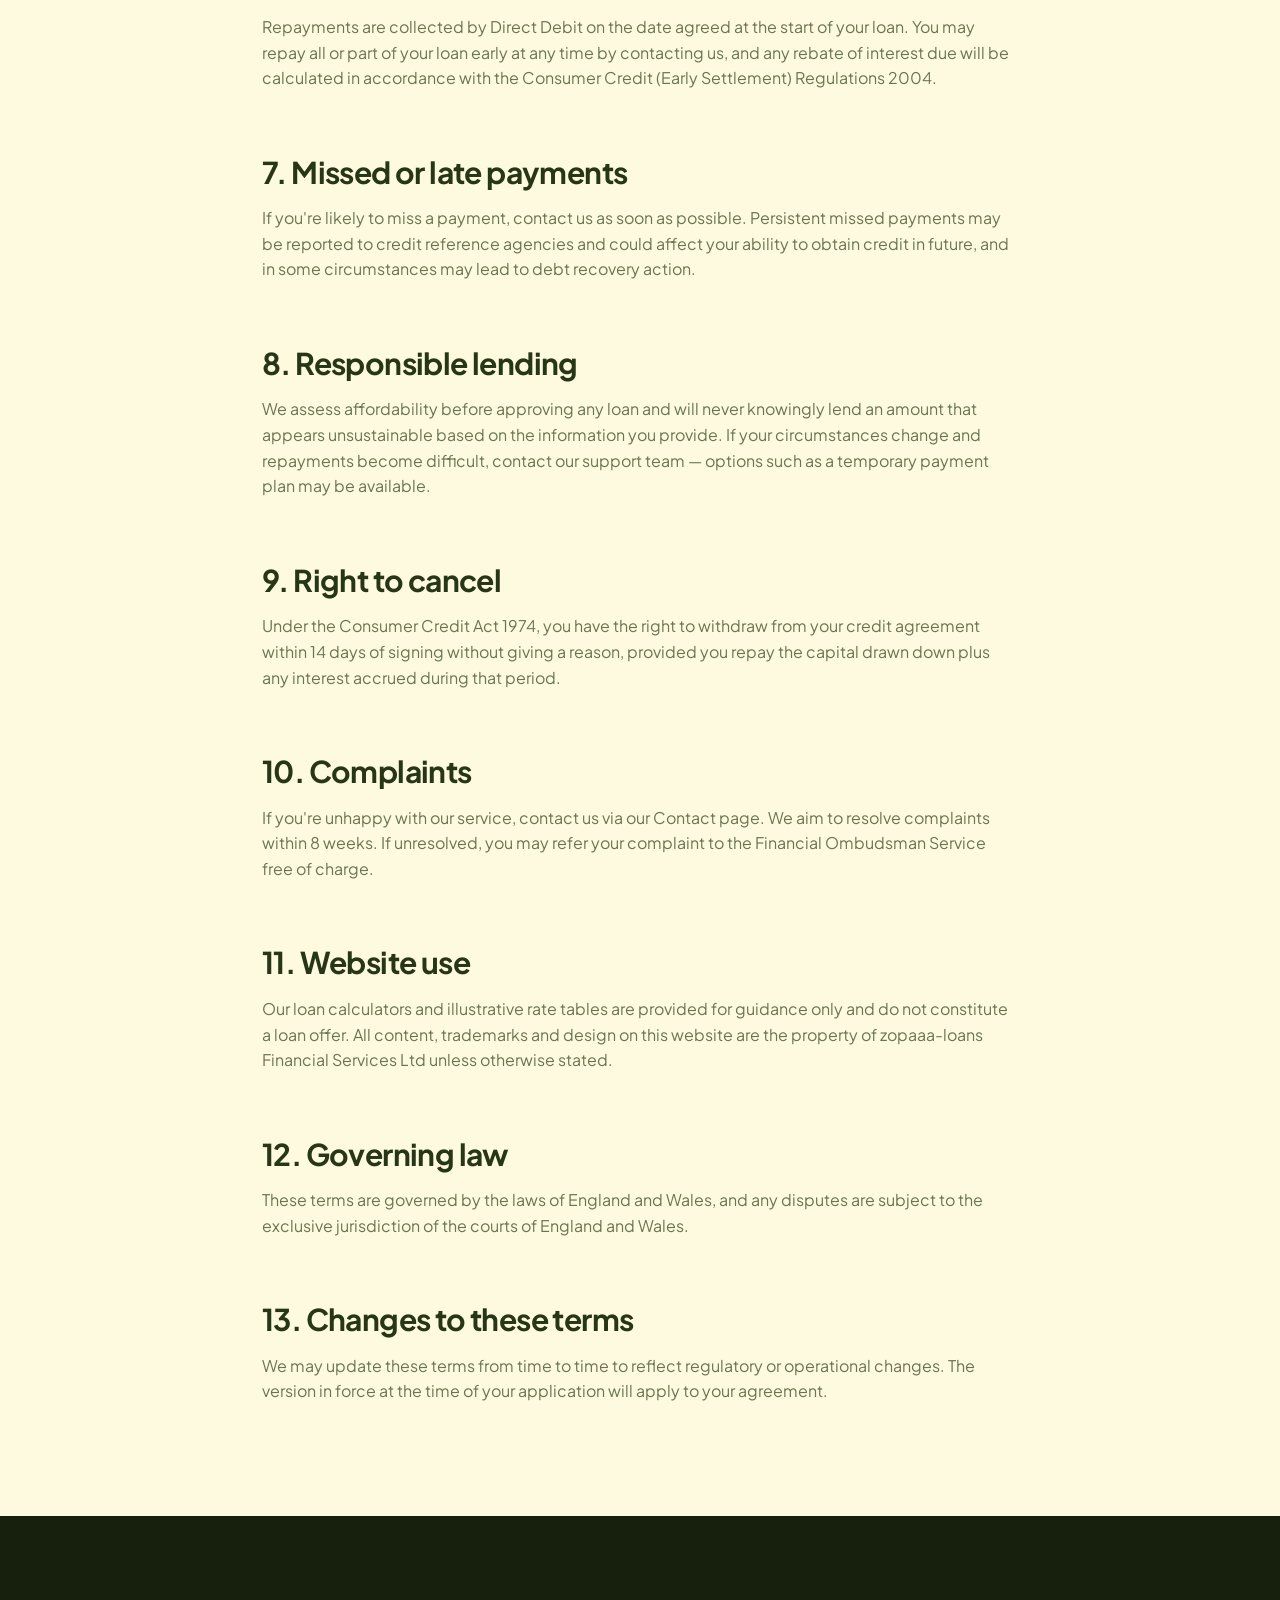
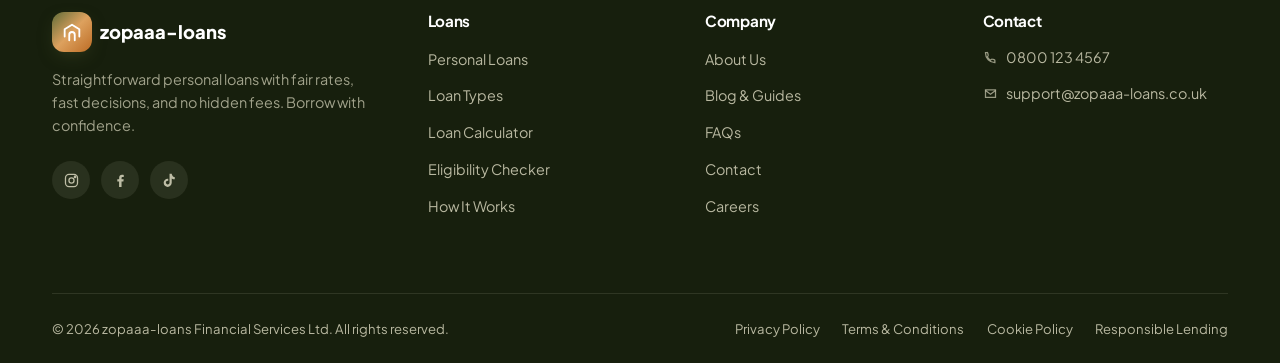
<file: terms.html>
<!DOCTYPE html>
<html lang="en-GB">
<head>
<meta charset="UTF-8">
<meta name="viewport" content="width=device-width, initial-scale=1.0">
<title>Terms &amp; Conditions | zopaaa-loans</title>
<meta name="description" content="Read the terms and conditions governing use of the zopaaa-loans website and personal loan agreements.">
<link rel="canonical" href="https://www.zopaaa-loans.co.uk/terms.html">
<meta property="og:type" content="website">
<meta property="og:title" content="Terms & Conditions | zopaaa-loans">
<meta property="og:image" content="assets/images/og-cover.svg">
<meta name="twitter:card" content="summary_large_image">
<link rel="icon" type="image/svg+xml" href="assets/icons/favicon.svg">
<link rel="manifest" href="manifest.json">
<meta name="theme-color" content="#606C38">
<link rel="preconnect" href="https://fonts.googleapis.com">
<link rel="preconnect" href="https://fonts.gstatic.com" crossorigin>
<link href="https://fonts.googleapis.com/css2?family=Plus+Jakarta+Sans:wght@400;500;600;700;800&display=swap" rel="stylesheet">
<link rel="stylesheet" href="assets/css/style.css">
<link rel="stylesheet" href="assets/css/animations.css">
<link rel="stylesheet" href="assets/css/responsive.css">
</head>
<body>
<div id="site-header"></div>
<main id="main">
  <section class="page-hero">
    <div class="container">
      <div class="breadcrumbs"><a href="index.html">Home</a><span>/</span><span>Terms &amp; Conditions</span></div>
      <span class="eyebrow">Legal</span>
      <h1 class="h1">Terms &amp; Conditions</h1>
    </div>
  </section>
  <section class="section-pad">
    <div class="container legal-content" style="max-width:820px;">
      <p class="updated-note">Last updated: 1 June 2026. These terms govern your use of the zopaaa-loans website and, where applicable, form part of your loan agreement with us.</p>

      <h2>1. Definitions</h2>
      <p>"zopaaa-loans", "we", "us" means zopaaa-loans Financial Services Ltd. "You" means any visitor to our website or applicant for a zopaaa-loans loan. "Agreement" means the individual credit agreement issued to an approved applicant.</p>

      <h2>2. Eligibility to apply</h2>
      <p>To apply for a zopaaa-loans personal loan you must be at least 18 years old, a UK resident of at least 3 years, hold a UK bank account, and have a regular verifiable income. Meeting these criteria does not guarantee approval, which remains subject to status, affordability and credit checks.</p>

      <h2>3. Applications and eligibility checks</h2>
      <p>Our eligibility checker uses a soft search which is not visible to other lenders and does not affect your credit score. Submitting a full application will trigger a hard search, which is recorded on your credit file and visible to other lenders.</p>

      <h2>4. Representative example</h2>
      <p>Borrowing £7,500 over 48 months at a representative 9.9% APR (fixed), you would repay 48 monthly instalments of £187.42, with a total amount repayable of £8,996.16. Rates range from 7.9% APR to 29.9% APR depending on the amount borrowed and your individual circumstances.</p>

      <h2>5. Fees and charges</h2>
      <p>zopaaa-loans does not charge an arrangement fee or early repayment charge on standard personal loans. Any product-specific fee will be disclosed in full before you sign your agreement. Late payment may result in additional interest accruing in line with your agreement and the Consumer Credit Act 1974.</p>

      <h2>6. Repayments and early settlement</h2>
      <p>Repayments are collected by Direct Debit on the date agreed at the start of your loan. You may repay all or part of your loan early at any time by contacting us, and any rebate of interest due will be calculated in accordance with the Consumer Credit (Early Settlement) Regulations 2004.</p>

      <h2>7. Missed or late payments</h2>
      <p>If you're likely to miss a payment, contact us as soon as possible. Persistent missed payments may be reported to credit reference agencies and could affect your ability to obtain credit in future, and in some circumstances may lead to debt recovery action.</p>

      <h2 id="responsible-lending">8. Responsible lending</h2>
      <p>We assess affordability before approving any loan and will never knowingly lend an amount that appears unsustainable based on the information you provide. If your circumstances change and repayments become difficult, contact our support team — options such as a temporary payment plan may be available.</p>

      <h2>9. Right to cancel</h2>
      <p>Under the Consumer Credit Act 1974, you have the right to withdraw from your credit agreement within 14 days of signing without giving a reason, provided you repay the capital drawn down plus any interest accrued during that period.</p>

      <h2>10. Complaints</h2>
      <p>If you're unhappy with our service, contact us via our <a href="contact.html">Contact page</a>. We aim to resolve complaints within 8 weeks. If unresolved, you may refer your complaint to the Financial Ombudsman Service free of charge.</p>

      <h2>11. Website use</h2>
      <p>Our loan calculators and illustrative rate tables are provided for guidance only and do not constitute a loan offer. All content, trademarks and design on this website are the property of zopaaa-loans Financial Services Ltd unless otherwise stated.</p>

      <h2>12. Governing law</h2>
      <p>These terms are governed by the laws of England and Wales, and any disputes are subject to the exclusive jurisdiction of the courts of England and Wales.</p>

      <h2>13. Changes to these terms</h2>
      <p>We may update these terms from time to time to reflect regulatory or operational changes. The version in force at the time of your application will apply to your agreement.</p>
    </div>
  </section>
</main>
<div id="site-footer"></div>
<script src="assets/js/components.js"></script>
<script src="assets/js/main.js"></script>
<script src="assets/js/animations.js"></script>
</body>
</html>
</file>
<file: assets/css/style.css>
/* ==========================================================================
   zopaaa-loans — Core Stylesheet
   Design system: variables, reset, typography, layout & components
   ========================================================================== */

/* --------------------------------------------------------------------------
   1. CSS Custom Properties (Design Tokens)
   -------------------------------------------------------------------------- */
:root {
  /* Brand palette — derived entirely from the 5 core brand colors:
     olive #606C38, dark green #283618, cream #FEFAE0, tan #DDA15E, brown #BC6C25 */
  --color-primary-50:  #f3f1e4;
  --color-primary-100: #e7e4cb;
  --color-primary-200: #cbc79e;
  --color-primary-300: #a7ad79;
  --color-primary-400: #7c8752;
  --color-primary-500: #606c38; /* olive — core brand color */
  --color-primary-600: #4e5a2c;
  --color-primary-700: #3e4823;
  --color-primary-800: #32391c;
  --color-primary-900: #283618; /* dark green — core brand color */

  --color-accent-300: #edcfa0;
  --color-accent-400: #dda15e; /* tan — core brand color */
  --color-accent-500: #bc6c25; /* brown — core brand color */
  --color-accent-600: #9a5a1e;

  --color-navy-950: #171f0d;
  --color-navy-900: #1e2812;
  --color-navy-800: #283618; /* dark green — core brand color */
  --color-navy-700: #34461f;

  --color-ink-900: #283618; /* dark green — core brand color */
  --color-ink-700: #4a5730;
  --color-ink-500: #6b7550;
  --color-ink-300: #9ca37e;

  --color-success: #606c38;
  --color-warning: #dda15e;
  --color-danger:  #bc6c25;

  /* Light theme (default) */
  --bg-body: #fefae0; /* cream — core brand color */
  --bg-surface: #fffdf3;
  --bg-surface-alt: #f6efd2;
  --bg-inverse: var(--color-navy-950);
  --text-primary: var(--color-ink-900);
  --text-secondary: var(--color-ink-500);
  --text-inverse: #fefae0;
  --border-color: rgba(40, 54, 24, 0.1);
  --border-color-strong: rgba(40, 54, 24, 0.18);
  --card-shadow: 0 1px 2px rgba(40, 54, 24, 0.05), 0 12px 30px -10px rgba(40, 54, 24, 0.16);
  --card-shadow-hover: 0 8px 16px rgba(40, 54, 24, 0.08), 0 24px 48px -12px rgba(40, 54, 24, 0.22);
  --glass-bg: rgba(254, 250, 224, 0.62);
  --glass-border: rgba(254, 250, 224, 0.5);
  --nav-bg: rgba(254, 250, 224, 0.78);

  --gradient-brand: linear-gradient(135deg, var(--color-primary-500) 0%, var(--color-accent-400) 50%, var(--color-accent-500) 100%);
  --gradient-hero: radial-gradient(circle at 15% 20%, rgba(96, 108, 56, 0.18), transparent 45%),
                    radial-gradient(circle at 85% 15%, rgba(188, 108, 37, 0.16), transparent 40%),
                    linear-gradient(180deg, #fefae0 0%, #f6efd2 100%);
  --gradient-cta: linear-gradient(135deg, var(--color-primary-600), var(--color-primary-400));

  /* Type scale */
  --font-sans: 'Plus Jakarta Sans', 'Inter', -apple-system, BlinkMacSystemFont, 'Segoe UI', sans-serif;
  --fs-xs: 0.75rem;
  --fs-sm: 0.875rem;
  --fs-base: 1rem;
  --fs-md: 1.125rem;
  --fs-lg: 1.25rem;
  --fs-xl: 1.5rem;
  --fs-2xl: 1.875rem;
  --fs-3xl: 2.375rem;
  --fs-4xl: 3rem;
  --fs-5xl: 3.75rem;

  /* Spacing */
  --space-1: 0.25rem;
  --space-2: 0.5rem;
  --space-3: 0.75rem;
  --space-4: 1rem;
  --space-5: 1.5rem;
  --space-6: 2rem;
  --space-7: 3rem;
  --space-8: 4rem;
  --space-9: 6rem;
  --space-10: 8rem;

  /* Radii */
  --radius-sm: 10px;
  --radius-md: 16px;
  --radius-lg: 24px;
  --radius-xl: 32px;
  --radius-full: 999px;

  /* Motion */
  --ease-out: cubic-bezier(0.16, 1, 0.3, 1);
  --ease-spring: cubic-bezier(0.34, 1.56, 0.64, 1);
  --dur-fast: 150ms;
  --dur-base: 300ms;
  --dur-slow: 600ms;

  --container-max: 1240px;
  --header-h: 84px;
}

/* --------------------------------------------------------------------------
   2. Reset
   -------------------------------------------------------------------------- */
*, *::before, *::after { box-sizing: border-box; }
* { margin: 0; padding: 0; }
html {
  scroll-behavior: smooth;
  -webkit-text-size-adjust: 100%;
}
html, body { height: 100%; }
body {
  font-family: var(--font-sans);
  font-size: var(--fs-base);
  line-height: 1.6;
  color: var(--text-primary);
  background: var(--bg-body);
  transition: background-color var(--dur-base) var(--ease-out), color var(--dur-base) var(--ease-out);
  overflow-x: hidden;
}
img, svg, video, canvas { display: block; max-width: 100%; }
a { color: inherit; text-decoration: none; }
button, input, textarea, select { font: inherit; color: inherit; }
button { cursor: pointer; background: none; border: none; }
ul, ol { list-style: none; }
h1, h2, h3, h4, h5, h6 { font-weight: 700; line-height: 1.15; letter-spacing: -0.02em; }
p { color: var(--text-secondary); }

@media (prefers-reduced-motion: reduce) {
  *, *::before, *::after {
    animation-duration: 0.01ms !important;
    animation-iteration-count: 1 !important;
    transition-duration: 0.01ms !important;
    scroll-behavior: auto !important;
  }
}

:focus-visible {
  outline: 2.5px solid var(--color-primary-500);
  outline-offset: 3px;
  border-radius: 4px;
}

.skip-link {
  position: absolute;
  left: -9999px;
  top: 0;
  background: var(--color-primary-600);
  color: #fff;
  padding: 0.75rem 1.25rem;
  z-index: 10000;
  border-radius: 0 0 8px 0;
}
.skip-link:focus { left: 0; }

/* --------------------------------------------------------------------------
   3. Typography helpers
   -------------------------------------------------------------------------- */
.h1 { font-size: var(--fs-5xl); }
.h2 { font-size: var(--fs-4xl); }
.h3 { font-size: var(--fs-3xl); }
.h4 { font-size: var(--fs-2xl); }
.eyebrow {
  display: inline-flex;
  align-items: center;
  gap: 0.5rem;
  font-size: var(--fs-sm);
  font-weight: 700;
  letter-spacing: 0.06em;
  text-transform: uppercase;
  color: var(--color-primary-600);
  background: var(--color-primary-50);
  padding: 0.4rem 0.9rem;
  border-radius: var(--radius-full);
  margin-bottom: var(--space-4);
}
.text-gradient {
  background: var(--gradient-brand);
  -webkit-background-clip: text;
  background-clip: text;
  color: transparent;
}
.section-lede {
  max-width: 640px;
  font-size: var(--fs-md);
}
.section-head {
  text-align: center;
  max-width: 720px;
  margin: 0 auto var(--space-8);
}
.section-head.left { text-align: left; margin-left: 0; }
.section-head p { font-size: var(--fs-md); margin-top: var(--space-4); }

/* --------------------------------------------------------------------------
   4. Layout
   -------------------------------------------------------------------------- */
.container {
  width: 100%;
  max-width: var(--container-max);
  margin-inline: auto;
  padding-inline: var(--space-6);
}
section { position: relative; }
.section-pad { padding-block: var(--space-9); }
.bg-alt { background: var(--bg-surface-alt); }
.bg-inverse {
  background: var(--bg-inverse);
  color: var(--text-inverse);
}
.bg-inverse p, .bg-inverse .text-secondary { color: rgba(254, 250, 224, 0.68); }
.bg-brand-gradient { background: var(--gradient-brand); color: #fff; }
.grid { display: grid; gap: var(--space-6); }
.grid-2 { grid-template-columns: repeat(2, 1fr); }
.grid-3 { grid-template-columns: repeat(3, 1fr); }
.grid-4 { grid-template-columns: repeat(4, 1fr); }
.grid-5 { grid-template-columns: repeat(5, 1fr); }
.flex { display: flex; }
.flex-center { display: flex; align-items: center; justify-content: center; }
.flex-between { display: flex; align-items: center; justify-content: space-between; }
.gap-2 { gap: var(--space-2); }
.gap-3 { gap: var(--space-3); }
.gap-4 { gap: var(--space-4); }

/* --------------------------------------------------------------------------
   5. Buttons
   -------------------------------------------------------------------------- */
.btn {
  position: relative;
  overflow: hidden;
  display: inline-flex;
  align-items: center;
  justify-content: center;
  gap: 0.6rem;
  font-weight: 700;
  font-size: var(--fs-base);
  padding: 0.95rem 1.9rem;
  border-radius: var(--radius-full);
  transition: transform var(--dur-fast) var(--ease-out), box-shadow var(--dur-fast) var(--ease-out), background-color var(--dur-fast);
  white-space: nowrap;
  isolation: isolate;
}
.btn svg { width: 18px; height: 18px; flex-shrink: 0; }
.btn:active { transform: scale(0.97); }

.btn-primary {
  background: var(--gradient-cta);
  color: #fefae0;
  box-shadow: 0 10px 24px -8px rgba(78, 90, 44, 0.55);
}
.btn-primary:hover { transform: translateY(-2px); box-shadow: 0 16px 32px -8px rgba(78, 90, 44, 0.6); }

.btn-accent {
  background: var(--color-accent-500);
  color: #fefae0;
  box-shadow: 0 10px 24px -8px rgba(188, 108, 37, 0.5);
}
.btn-accent:hover { transform: translateY(-2px); box-shadow: 0 16px 32px -8px rgba(188, 108, 37, 0.55); }

.btn-outline {
  background: transparent;
  color: var(--text-primary);
  border: 1.5px solid var(--border-color-strong);
}
.btn-outline:hover { background: var(--bg-surface-alt); border-color: var(--color-primary-400); }

.btn-ghost {
  background: transparent;
  color: var(--text-primary);
  padding: 0.7rem 1rem;
}
.btn-ghost:hover { color: var(--color-primary-600); }

.btn-white {
  background: #fff;
  color: var(--color-primary-700);
  box-shadow: 0 10px 24px -8px rgba(0,0,0,0.25);
}
.btn-white:hover { transform: translateY(-2px); }

.btn-lg { padding: 1.15rem 2.4rem; font-size: var(--fs-md); }
.btn-sm { padding: 0.6rem 1.3rem; font-size: var(--fs-sm); }
.btn-block { width: 100%; }
.btn-icon-only { padding: 0.7rem; border-radius: var(--radius-full); }

/* Ripple effect */
.ripple {
  position: absolute;
  border-radius: 50%;
  transform: scale(0);
  animation: ripple-anim 650ms var(--ease-out);
  background: rgba(255, 255, 255, 0.55);
  pointer-events: none;
}
@keyframes ripple-anim {
  to { transform: scale(3.2); opacity: 0; }
}

/* --------------------------------------------------------------------------
   6. Header / Navigation
   -------------------------------------------------------------------------- */
#site-header { position: relative; z-index: 1000; }
.navbar {
  position: fixed;
  top: 0; left: 0; right: 0;
  height: var(--header-h);
  display: flex;
  align-items: center;
  background: transparent;
  transition: background-color var(--dur-base) var(--ease-out), box-shadow var(--dur-base), height var(--dur-base), border-color var(--dur-base);
  z-index: 1000;
  border-bottom: 1px solid transparent;
}
.navbar.is-scrolled {
  height: 72px;
  background: var(--nav-bg);
  backdrop-filter: blur(16px) saturate(160%);
  -webkit-backdrop-filter: blur(16px) saturate(160%);
  border-bottom: 1px solid var(--border-color);
  box-shadow: 0 8px 30px -20px rgba(0,0,0,0.3);
}
.navbar .container { display: flex; align-items: center; justify-content: space-between; max-width: 1440px; }

.brand { display: flex; align-items: center; gap: 0.5rem; font-weight: 800; font-size: 1.15rem; flex-shrink: 0; }
.brand-mark {
  width: 40px; height: 40px;
  border-radius: 12px;
  background: var(--gradient-brand);
  display: flex; align-items: center; justify-content: center;
  box-shadow: 0 6px 18px -6px rgba(78,90,44,0.6);
}
.brand-mark svg { width: 22px; height: 22px; }

.nav-links { display: flex; align-items: center; gap: 0.1rem; flex-wrap: nowrap; }
.nav-links > li > a {
  display: flex;
  align-items: center;
  gap: 0.3rem;
  padding: 0.55rem 0.7rem;
  border-radius: var(--radius-full);
  font-weight: 600;
  font-size: 0.85rem;
  color: var(--text-secondary);
  white-space: nowrap;
  transition: color var(--dur-fast), background-color var(--dur-fast);
}
.nav-links > li > a:hover,
.nav-links > li > a.active { color: var(--text-primary); background: var(--bg-surface-alt); }
.nav-links > li > a svg { width: 14px; height: 14px; transition: transform var(--dur-fast); }

.nav-cta { display: flex; align-items: center; gap: 0.6rem; flex-shrink: 0; }

/* Dropdown (Loan Types mega item) */
.has-dropdown { position: relative; }
.dropdown-panel {
  position: absolute;
  top: calc(100% + 10px);
  left: 50%;
  transform: translateX(-50%) translateY(8px);
  min-width: 560px;
  background: var(--bg-surface);
  border: 1px solid var(--border-color);
  border-radius: var(--radius-lg);
  box-shadow: var(--card-shadow-hover);
  padding: var(--space-5);
  display: grid;
  grid-template-columns: 1fr 1fr;
  gap: 0.3rem;
  opacity: 0;
  visibility: hidden;
  transition: opacity var(--dur-fast) var(--ease-out), transform var(--dur-fast) var(--ease-out), visibility var(--dur-fast);
}
.has-dropdown:hover .dropdown-panel,
.has-dropdown:focus-within .dropdown-panel {
  opacity: 1; visibility: visible; transform: translateX(-50%) translateY(0);
}
.dropdown-item {
  display: flex; align-items: flex-start; gap: 0.7rem;
  padding: 0.7rem;
  border-radius: var(--radius-sm);
}
.dropdown-item:hover { background: var(--bg-surface-alt); }
.dropdown-item .dd-icon {
  width: 36px; height: 36px; flex-shrink: 0;
  border-radius: 10px;
  background: var(--color-primary-50);
  display: flex; align-items: center; justify-content: center;
}
.dropdown-item .dd-icon svg { width: 18px; height: 18px; color: var(--color-primary-600); }
.dropdown-item strong { display: block; font-size: 0.9rem; }
.dropdown-item span { font-size: 0.8rem; color: var(--text-secondary); }

/* Mobile menu toggle */
.menu-toggle {
  display: none;
  width: 44px; height: 44px;
  border-radius: 12px;
  background: var(--bg-surface-alt);
  align-items: center; justify-content: center;
  flex-direction: column;
  gap: 5px;
}
.menu-toggle span {
  width: 20px; height: 2px; background: var(--text-primary);
  border-radius: 2px; transition: transform var(--dur-fast), opacity var(--dur-fast);
}
.menu-toggle.active span:nth-child(1) { transform: translateY(7px) rotate(45deg); }
.menu-toggle.active span:nth-child(2) { opacity: 0; }
.menu-toggle.active span:nth-child(3) { transform: translateY(-7px) rotate(-45deg); }

.mobile-drawer {
  position: fixed; inset: 0; top: 0;
  background: var(--bg-body);
  z-index: 999;
  padding: calc(var(--header-h) + var(--space-4)) var(--space-6) var(--space-8);
  transform: translateX(100%);
  transition: transform var(--dur-slow) var(--ease-out);
  overflow-y: auto;
}
.mobile-drawer.open { transform: translateX(0); }
.mobile-drawer ul { display: flex; flex-direction: column; gap: 0.2rem; }
.mobile-drawer > ul > li > a, .mobile-drawer .accordion-trigger {
  display: flex; justify-content: space-between; align-items: center;
  padding: 1rem 0.5rem; font-size: var(--fs-lg); font-weight: 700;
  border-bottom: 1px solid var(--border-color);
}
.mobile-drawer .sub-links { padding-left: 1rem; display: none; }
.mobile-drawer .sub-links.open { display: block; }
.mobile-drawer .sub-links li a { font-size: 0.95rem; font-weight: 600; padding: 0.7rem 0.5rem; color: var(--text-secondary); }
.mobile-drawer .drawer-cta { margin-top: var(--space-6); display: flex; flex-direction: column; gap: 0.8rem; }

/* Scroll progress bar */
.scroll-progress {
  position: fixed; top: 0; left: 0; height: 3px;
  background: var(--gradient-brand);
  z-index: 1100; width: 0%;
  transition: width 60ms linear;
}

/* --------------------------------------------------------------------------
   7. Hero
   -------------------------------------------------------------------------- */
.hero {
  padding-top: calc(var(--header-h) + var(--space-8));
  padding-bottom: var(--space-9);
  background: var(--gradient-hero);
  overflow: hidden;
  position: relative;
}
.hero .container { display: grid; grid-template-columns: 1.05fr 0.95fr; gap: var(--space-8); align-items: center; }
.hero-copy h1 { font-size: clamp(2.4rem, 5vw, var(--fs-5xl)); margin-bottom: var(--space-5); }
.hero-copy .type-cursor { border-right: 3px solid var(--color-primary-500); animation: blink 900ms step-end infinite; }
.hero-copy p.lede { font-size: var(--fs-md); max-width: 520px; margin-bottom: var(--space-6); }
.hero-actions { display: flex; gap: var(--space-4); flex-wrap: wrap; margin-bottom: var(--space-7); }

.hero-trust { display: flex; align-items: center; gap: var(--space-5); flex-wrap: wrap; }
.stars { color: #dda15e; display: flex; gap: 2px; }
.stars svg { width: 16px; height: 16px; }
.trust-rating { display: flex; align-items: center; gap: 0.6rem; font-size: var(--fs-sm); color: var(--text-secondary); }
.trust-rating strong { color: var(--text-primary); }

.hero-avatars { display: flex; }
.hero-avatars .avatar { width: 34px; height: 34px; border-radius: 50%; border: 2px solid var(--bg-body); margin-left: -10px; display:flex; align-items:center; justify-content:center; font-size: 0.7rem; font-weight:700; color: #fff; }
.hero-avatars .avatar:first-child { margin-left: 0; }

.hero-visual { position: relative; }
.hero-card {
  background: var(--glass-bg);
  border: 1px solid var(--glass-border);
  backdrop-filter: blur(20px);
  -webkit-backdrop-filter: blur(20px);
  border-radius: var(--radius-xl);
  box-shadow: var(--card-shadow-hover);
  padding: var(--space-6);
  position: relative;
  z-index: 2;
}
.hero-card-header { display: flex; justify-content: space-between; align-items: center; margin-bottom: var(--space-5); }
.hero-card-header h3 { font-size: var(--fs-lg); }
.hero-amount-display { font-size: var(--fs-4xl); font-weight: 800; margin: var(--space-2) 0; }
.hero-amount-display span { font-size: var(--fs-lg); font-weight: 600; color: var(--text-secondary); }

.blob {
  position: absolute;
  border-radius: 50%;
  filter: blur(60px);
  opacity: 0.55;
  z-index: 1;
  animation: float-blob 12s var(--ease-out) infinite alternate;
}
.blob-1 { width: 340px; height: 340px; background: var(--color-primary-300); top: -60px; right: 10%; }
.blob-2 { width: 260px; height: 260px; background: var(--color-accent-300); bottom: -40px; left: 0; animation-delay: -4s; }

.hero-stats-strip {
  margin-top: var(--space-8);
  display: grid;
  grid-template-columns: repeat(4, 1fr);
  gap: var(--space-4);
}
.hero-stat { text-align: center; }
.hero-stat .num { font-size: var(--fs-2xl); font-weight: 800; }
.hero-stat .label { font-size: var(--fs-sm); color: var(--text-secondary); }

/* --------------------------------------------------------------------------
   8. Range Sliders
   -------------------------------------------------------------------------- */
.slider-group { margin-bottom: var(--space-6); }
.slider-label { display: flex; justify-content: space-between; align-items: baseline; margin-bottom: 0.8rem; }
.slider-label span:first-child { font-weight: 700; font-size: 0.95rem; }
.slider-value { font-weight: 800; font-size: var(--fs-lg); color: var(--color-primary-600); }

input[type='range'] {
  -webkit-appearance: none;
  appearance: none;
  width: 100%;
  height: 8px;
  border-radius: var(--radius-full);
  background: linear-gradient(to right, var(--color-primary-500) var(--fill, 50%), var(--border-color-strong) var(--fill, 50%));
  outline: none;
}
input[type='range']::-webkit-slider-thumb {
  -webkit-appearance: none;
  width: 26px; height: 26px;
  border-radius: 50%;
  background: #fff;
  border: 4px solid var(--color-primary-600);
  box-shadow: 0 4px 12px rgba(78,90,44,0.4);
  cursor: pointer;
  transition: transform var(--dur-fast);
}
input[type='range']::-webkit-slider-thumb:hover { transform: scale(1.15); }
input[type='range']::-moz-range-thumb {
  width: 26px; height: 26px; border-radius: 50%;
  background: #fff; border: 4px solid var(--color-primary-600);
  box-shadow: 0 4px 12px rgba(78,90,44,0.4); cursor: pointer;
}
input[type='range']::-moz-range-track {
  height: 8px; border-radius: var(--radius-full); background: var(--border-color-strong);
}
input[type='range']::-moz-range-progress { height: 8px; border-radius: var(--radius-full); background: var(--color-primary-500); }
.slider-scale { display: flex; justify-content: space-between; font-size: var(--fs-xs); color: var(--text-secondary); margin-top: 0.5rem; }

/* --------------------------------------------------------------------------
   9. Calculator result panel
   -------------------------------------------------------------------------- */
.calc-panel {
  background: var(--bg-surface);
  border: 1px solid var(--border-color);
  border-radius: var(--radius-xl);
  box-shadow: var(--card-shadow);
  padding: var(--space-7);
}
.calc-grid { display: grid; grid-template-columns: 1fr 1fr; gap: var(--space-8); }
.calc-results { background: var(--bg-surface-alt); border-radius: var(--radius-lg); padding: var(--space-6); }
.calc-result-row { display: flex; justify-content: space-between; align-items: center; padding: var(--space-3) 0; border-bottom: 1px dashed var(--border-color-strong); }
.calc-result-row:last-child { border-bottom: none; }
.calc-result-row .rlabel { color: var(--text-secondary); font-size: 0.9rem; }
.calc-result-row .rvalue { font-weight: 800; font-size: var(--fs-lg); }
.calc-headline { text-align: center; padding: var(--space-6) 0; }
.calc-headline .amount { font-size: var(--fs-4xl); font-weight: 800; color: var(--color-primary-600); }
.calc-headline .sub { color: var(--text-secondary); font-size: 0.9rem; }
.apr-note { font-size: var(--fs-xs); color: var(--text-secondary); margin-top: var(--space-4); line-height: 1.6; }

/* --------------------------------------------------------------------------
   10. Cards
   -------------------------------------------------------------------------- */
.card {
  background: var(--bg-surface);
  border: 1px solid var(--border-color);
  border-radius: var(--radius-lg);
  box-shadow: var(--card-shadow);
  padding: var(--space-6);
  transition: transform var(--dur-base) var(--ease-out), box-shadow var(--dur-base) var(--ease-out), border-color var(--dur-base);
}
.card:hover { transform: translateY(-6px); box-shadow: var(--card-shadow-hover); border-color: var(--color-primary-200); }

.icon-tile {
  width: 56px; height: 56px;
  border-radius: 16px;
  display: flex; align-items: center; justify-content: center;
  background: var(--color-primary-50);
  margin-bottom: var(--space-5);
  transition: transform var(--dur-base) var(--ease-spring);
}
.card:hover .icon-tile { transform: rotate(-6deg) scale(1.08); }
.icon-tile svg { width: 26px; height: 26px; color: var(--color-primary-600); }

.icon-tile.accent { background: rgba(188,108,37,0.16); }
.icon-tile.accent svg { color: var(--color-accent-600); }

.card h3 { font-size: var(--fs-lg); margin-bottom: var(--space-3); }
.card p { font-size: 0.95rem; }

/* Loan type card */
.loan-type-card { display: flex; flex-direction: column; height: 100%; }
.loan-type-card .apply-link {
  margin-top: auto; padding-top: var(--space-4);
  display: inline-flex; align-items: center; gap: 0.4rem;
  font-weight: 700; color: var(--color-primary-600); font-size: 0.9rem;
}
.loan-type-card .apply-link svg { width: 16px; height: 16px; transition: transform var(--dur-fast); }
.loan-type-card:hover .apply-link svg { transform: translateX(4px); }
.loan-type-card .rate-tag {
  align-self: flex-start;
  font-size: var(--fs-xs); font-weight: 700;
  background: var(--bg-surface-alt); padding: 0.3rem 0.7rem; border-radius: var(--radius-full);
  margin-bottom: var(--space-4); color: var(--text-secondary);
}

/* Step card (How it works) */
.steps-row { display: grid; grid-template-columns: repeat(4, 1fr); gap: var(--space-5); position: relative; }
.step-card { text-align: center; position: relative; }
.step-num {
  width: 68px; height: 68px; border-radius: 50%;
  background: var(--gradient-brand); color: #fff;
  display: flex; align-items: center; justify-content: center;
  font-size: var(--fs-xl); font-weight: 800;
  margin: 0 auto var(--space-5);
  box-shadow: 0 12px 24px -8px rgba(78,90,44,0.5);
}
.step-connector {
  position: absolute; top: 34px; left: 50%; width: 100%; height: 2px;
  background: repeating-linear-gradient(to right, var(--border-color-strong) 0 8px, transparent 8px 16px);
  z-index: -1;
}
.step-card:last-child .step-connector { display: none; }

/* Stat block */
.stats-grid { display: grid; grid-template-columns: repeat(5, 1fr); gap: var(--space-5); text-align: center; }
.stat-block .counter { font-size: var(--fs-4xl); font-weight: 800; }
.stat-block .label { color: var(--text-secondary); font-size: 0.9rem; margin-top: 0.4rem; }

/* Trust badges strip */
.trust-strip { display: flex; align-items: center; justify-content: center; gap: var(--space-8); flex-wrap: wrap; opacity: 0.85; }
.trust-strip .badge-logo { display: flex; align-items: center; gap: 0.5rem; font-weight: 800; font-size: var(--fs-md); color: var(--text-secondary); }
.trust-strip .badge-logo svg { width: 26px; height: 26px; }

/* Testimonial */
.testimonial-card { max-width: 720px; margin: 0 auto; text-align: center; }
.testimonial-card .quote-mark { font-size: 4rem; color: var(--color-primary-200); line-height: 1; font-family: Georgia, serif; }
.testimonial-card p.quote { font-size: var(--fs-lg); font-weight: 600; margin: var(--space-4) 0 var(--space-6); }
.testimonial-person { display: flex; align-items: center; justify-content: center; gap: 0.8rem; }
.avatar-circle {
  width: 52px; height: 52px; border-radius: 50%;
  background: var(--gradient-brand);
  color: #fff; display: flex; align-items: center; justify-content: center;
  font-weight: 800; font-size: var(--fs-md);
}
.testimonial-person .who { text-align: left; }
.testimonial-person .who strong { display: block; }
.testimonial-person .who span { font-size: 0.85rem; color: var(--text-secondary); }
.testimonial-dots { display: flex; justify-content: center; gap: 0.5rem; margin-top: var(--space-6); }
.testimonial-dots button { width: 9px; height: 9px; border-radius: 50%; background: var(--border-color-strong); transition: background-color var(--dur-fast), transform var(--dur-fast); }
.testimonial-dots button.active { background: var(--color-primary-600); transform: scale(1.3); }

/* Blog card */
.blog-card { overflow: hidden; padding: 0; display: flex; flex-direction: column; }
.blog-card .thumb {
  height: 190px; display: flex; align-items: center; justify-content: center;
  position: relative;
}
.blog-card .thumb svg { width: 60%; height: 60%; opacity: 0.9; }
.blog-card .body { padding: var(--space-5); display: flex; flex-direction: column; flex: 1; }
.blog-card .category {
  align-self: flex-start;
  font-size: var(--fs-xs); font-weight: 700; text-transform: uppercase; letter-spacing: 0.04em;
  background: var(--color-primary-50); color: var(--color-primary-600);
  padding: 0.3rem 0.7rem; border-radius: var(--radius-full); margin-bottom: var(--space-3);
}
.blog-card h3 { font-size: var(--fs-md); margin-bottom: var(--space-2); }
.blog-card .meta { display: flex; gap: var(--space-3); font-size: 0.8rem; color: var(--text-secondary); margin-top: var(--space-4); padding-top: var(--space-4); border-top: 1px solid var(--border-color); }

/* --------------------------------------------------------------------------
   11. Forms
   -------------------------------------------------------------------------- */
.form-group { margin-bottom: var(--space-5); position: relative; }
.form-group label { display: block; font-weight: 700; font-size: 0.9rem; margin-bottom: 0.5rem; }
.form-control {
  width: 100%;
  padding: 0.95rem 1.1rem;
  border-radius: var(--radius-sm);
  border: 1.5px solid var(--border-color-strong);
  background: var(--bg-surface);
  font-size: var(--fs-base);
  transition: border-color var(--dur-fast), box-shadow var(--dur-fast);
}
textarea.form-control { resize: vertical; min-height: 130px; }
.form-control:focus { border-color: var(--color-primary-500); box-shadow: 0 0 0 4px rgba(96,108,56,0.16); }
.form-control.error { border-color: var(--color-danger); }
.form-error {
  display: none;
  color: var(--color-danger); font-size: 0.8rem; margin-top: 0.4rem; font-weight: 600;
}
.form-group.has-error .form-error { display: block; }
.form-group.has-error .form-control { border-color: var(--color-danger); }
.form-hint { font-size: 0.8rem; color: var(--text-secondary); margin-top: 0.4rem; }
.form-row { display: grid; grid-template-columns: 1fr 1fr; gap: var(--space-4); }
.checkbox-row { display: flex; align-items: flex-start; gap: 0.7rem; font-size: 0.85rem; color: var(--text-secondary); }
.checkbox-row input { margin-top: 0.2rem; width: 18px; height: 18px; accent-color: var(--color-primary-600); }
select.form-control { appearance: none; background-image: url("data:image/svg+xml,%3Csvg xmlns='http://www.w3.org/2000/svg' viewBox='0 0 20 20' fill='none' stroke='%23656b85' stroke-width='2'%3E%3Cpath d='M5 7l5 5 5-5'/%3E%3C/svg%3E"); background-repeat: no-repeat; background-position: right 1rem center; padding-right: 2.5rem; }

/* Newsletter */
.newsletter-box {
  display: flex; gap: var(--space-3);
  background: var(--bg-surface); padding: 0.6rem;
  border-radius: var(--radius-full); border: 1px solid var(--border-color);
  max-width: 480px;
}
.newsletter-box input { flex: 1; border: none; background: transparent; padding: 0.7rem 1rem; color: var(--color-ink-900); }
.newsletter-box input::placeholder { color: var(--color-ink-500); }
.newsletter-box input:focus { outline: none; }
.newsletter-box button { flex-shrink: 0; }

/* --------------------------------------------------------------------------
   12. Accordion / FAQ
   -------------------------------------------------------------------------- */
.accordion-item {
  border: 1px solid var(--border-color);
  border-radius: var(--radius-md);
  margin-bottom: var(--space-3);
  overflow: hidden;
  background: var(--bg-surface);
}
.accordion-trigger {
  width: 100%; display: flex; justify-content: space-between; align-items: center;
  padding: 1.2rem 1.5rem; text-align: left; font-weight: 700; font-size: 1rem;
}
.accordion-trigger .plus { width: 22px; height: 22px; flex-shrink: 0; position: relative; }
.accordion-trigger .plus::before, .accordion-trigger .plus::after {
  content: ''; position: absolute; background: var(--color-primary-600); border-radius: 2px;
  transition: transform var(--dur-base) var(--ease-out);
}
.accordion-trigger .plus::before { width: 100%; height: 2px; top: 50%; left: 0; transform: translateY(-50%); }
.accordion-trigger .plus::after { height: 100%; width: 2px; left: 50%; top: 0; transform: translateX(-50%); }
.accordion-item.open .plus::after { transform: translateX(-50%) rotate(90deg); opacity: 0; }
.accordion-panel { max-height: 0; overflow: hidden; transition: max-height var(--dur-base) var(--ease-out); }
.accordion-panel-inner { padding: 0 1.5rem 1.4rem; color: var(--text-secondary); font-size: 0.95rem; }

/* Tabs */
.tabs-nav { display: flex; gap: 0.4rem; border-bottom: 1px solid var(--border-color); margin-bottom: var(--space-6); overflow-x: auto; }
.tab-btn { padding: 0.9rem 1.3rem; font-weight: 700; color: var(--text-secondary); border-bottom: 3px solid transparent; white-space: nowrap; }
.tab-btn.active { color: var(--color-primary-600); border-color: var(--color-primary-600); }
.tab-panel { display: none; }
.tab-panel.active { display: block; animation: fadeIn var(--dur-base) var(--ease-out); }

/* --------------------------------------------------------------------------
   13. Modal
   -------------------------------------------------------------------------- */
.modal-overlay {
  position: fixed; inset: 0; background: rgba(23,31,13,0.6);
  display: flex; align-items: center; justify-content: center;
  z-index: 2000; opacity: 0; visibility: hidden; transition: opacity var(--dur-base);
  padding: var(--space-4);
  backdrop-filter: blur(4px);
}
.modal-overlay.open { opacity: 1; visibility: visible; }
.modal-box {
  background: var(--bg-surface); border-radius: var(--radius-lg);
  max-width: 520px; width: 100%; padding: var(--space-7);
  transform: scale(0.92) translateY(20px); transition: transform var(--dur-base) var(--ease-spring);
  box-shadow: var(--card-shadow-hover); max-height: 85vh; overflow-y: auto;
}
.modal-overlay.open .modal-box { transform: scale(1) translateY(0); }
.modal-close { position: absolute; top: var(--space-5); right: var(--space-5); width: 36px; height: 36px; border-radius: 50%; background: var(--bg-surface-alt); display: flex; align-items: center; justify-content: center; }

/* --------------------------------------------------------------------------
   14. Toast notifications
   -------------------------------------------------------------------------- */
.toast-container {
  position: fixed; bottom: var(--space-6); right: var(--space-6); z-index: 3000;
  display: flex; flex-direction: column; gap: 0.8rem; max-width: 360px;
}
.toast {
  background: var(--bg-surface); border: 1px solid var(--border-color);
  border-left: 4px solid var(--color-primary-600);
  border-radius: var(--radius-sm); box-shadow: var(--card-shadow-hover);
  padding: 1rem 1.2rem; display: flex; gap: 0.8rem; align-items: flex-start;
  animation: toast-in var(--dur-base) var(--ease-spring);
}
.toast.success { border-left-color: var(--color-success); }
.toast.error { border-left-color: var(--color-danger); }
.toast strong { display: block; font-size: 0.9rem; }
.toast p { font-size: 0.82rem; margin: 0; }
.toast svg { width: 20px; height: 20px; flex-shrink: 0; }
@keyframes toast-in { from { opacity: 0; transform: translateX(40px); } to { opacity: 1; transform: translateX(0); } }

/* --------------------------------------------------------------------------
   15. Cookie / loader
   -------------------------------------------------------------------------- */
.cookie-banner {
  position: fixed; bottom: var(--space-5); left: 50%; transform: translateX(-50%) translateY(140%);
  width: min(760px, calc(100% - 2rem)); background: var(--bg-surface);
  border: 1px solid var(--border-color); border-radius: var(--radius-lg);
  box-shadow: var(--card-shadow-hover); padding: var(--space-5) var(--space-6);
  display: flex; align-items: center; gap: var(--space-5); z-index: 2500;
  transition: transform var(--dur-slow) var(--ease-spring);
}
.cookie-banner.show { transform: translateX(-50%) translateY(0); }
.cookie-banner p { font-size: 0.85rem; }
.cookie-actions { display: flex; gap: 0.6rem; flex-shrink: 0; }

.page-loader {
  position: fixed; inset: 0; background: var(--bg-body); z-index: 5000;
  display: flex; align-items: center; justify-content: center; flex-direction: column; gap: 1.2rem;
  transition: opacity var(--dur-slow) var(--ease-out), visibility var(--dur-slow);
}
.page-loader.hidden { opacity: 0; visibility: hidden; pointer-events: none; }
.loader-ring { width: 56px; height: 56px; border-radius: 50%; border: 4px solid var(--border-color); border-top-color: var(--color-primary-600); animation: spin 800ms linear infinite; }
.loader-brand { font-weight: 800; font-size: var(--fs-lg); }

/* --------------------------------------------------------------------------
   16. Footer
   -------------------------------------------------------------------------- */
.site-footer { background: var(--color-navy-950); color: rgba(254,250,224,0.7); padding-top: var(--space-9); position: relative; overflow: hidden; }
.footer-top { display: grid; grid-template-columns: 1.4fr repeat(3, 1fr); gap: var(--space-6); padding-bottom: var(--space-8); }
.footer-brand p { color: rgba(254,250,224,0.6); margin: var(--space-4) 0 var(--space-5); max-width: 320px; font-size: 0.9rem; }
.footer-col h4 { color: #fff; font-size: 0.95rem; margin-bottom: var(--space-4); }
.footer-col ul li { margin-bottom: 0.7rem; }
.footer-col ul li a { font-size: 0.9rem; transition: color var(--dur-fast); display: inline-flex; align-items: center; gap: 0.5rem; }
.footer-col ul li a svg { flex-shrink: 0; opacity: 0.8; }
.footer-col ul li a:hover { color: #fff; }
.social-row { display: flex; gap: 0.7rem; margin-top: var(--space-5); }
.social-row a {
  width: 38px; height: 38px; border-radius: 50%; background: rgba(254,250,224,0.08);
  display: flex; align-items: center; justify-content: center; transition: background-color var(--dur-fast), transform var(--dur-fast);
}
.social-row a:hover { background: var(--color-primary-600); transform: translateY(-3px); }
.social-row svg { width: 17px; height: 17px; }
.footer-bottom {
  border-top: 1px solid rgba(254,250,224,0.1);
  padding: var(--space-5) 0; display: flex; justify-content: space-between; align-items: center; flex-wrap: wrap; gap: 1rem;
  font-size: 0.82rem;
}
.footer-bottom-links { display: flex; gap: 1.4rem; flex-wrap: wrap; }

/* --------------------------------------------------------------------------
   17. Misc components (breadcrumbs, page hero, timeline, table)
   -------------------------------------------------------------------------- */
.page-hero {
  padding-top: calc(var(--header-h) + var(--space-7));
  padding-bottom: var(--space-7);
  background: var(--gradient-hero);
  text-align: center;
}
.breadcrumbs { display: flex; justify-content: center; gap: 0.5rem; font-size: 0.85rem; color: var(--text-secondary); margin-bottom: var(--space-5); }
.breadcrumbs a:hover { color: var(--color-primary-600); }

.timeline { position: relative; padding-left: var(--space-7); }
.timeline::before { content: ''; position: absolute; left: 11px; top: 0; bottom: 0; width: 2px; background: var(--border-color-strong); }
.timeline-item { position: relative; padding-bottom: var(--space-7); }
.timeline-item::before {
  content: ''; position: absolute; left: -37px; top: 4px; width: 24px; height: 24px; border-radius: 50%;
  background: var(--gradient-brand); box-shadow: 0 0 0 6px var(--bg-surface-alt);
}
.timeline-item .year { font-weight: 800; color: var(--color-primary-600); font-size: 0.9rem; margin-bottom: 0.3rem; }

.value-card { text-align: center; }

.amort-table-wrap { overflow-x: auto; border-radius: var(--radius-md); border: 1px solid var(--border-color); }
table.amort-table { width: 100%; border-collapse: collapse; min-width: 640px; }
table.amort-table th, table.amort-table td { padding: 0.8rem 1rem; text-align: right; font-size: 0.85rem; border-bottom: 1px solid var(--border-color); }
table.amort-table th:first-child, table.amort-table td:first-child { text-align: left; }
table.amort-table thead th { background: var(--bg-surface-alt); font-weight: 700; position: sticky; top: 0; }
table.amort-table tbody tr:hover { background: var(--bg-surface-alt); }

.office-card { display: flex; gap: 1rem; }
.office-card .icon-tile { margin-bottom: 0; flex-shrink: 0; }

.map-placeholder {
  border-radius: var(--radius-lg); overflow: hidden; height: 380px;
  background: var(--bg-surface-alt); position: relative; border: 1px solid var(--border-color);
}

.doc-list { display: grid; grid-template-columns: repeat(auto-fit, minmax(200px,1fr)); gap: var(--space-4); }
.doc-item { display: flex; align-items: center; gap: 0.8rem; padding: 1.1rem; border-radius: var(--radius-md); background: var(--bg-surface-alt); }
.doc-item svg { width: 22px; height: 22px; color: var(--color-primary-600); flex-shrink: 0; }

.error-page { min-height: 100vh; display: flex; align-items: center; justify-content: center; text-align: center; padding: var(--space-6); }
.error-code { font-size: clamp(5rem, 18vw, 11rem); font-weight: 800; line-height: 1; background: var(--gradient-brand); -webkit-background-clip: text; background-clip: text; color: transparent; }

.legal-content h2 { margin-top: var(--space-8); margin-bottom: var(--space-4); font-size: var(--fs-2xl); }
.legal-content h3 { margin-top: var(--space-6); margin-bottom: var(--space-3); font-size: var(--fs-lg); }
.legal-content p, .legal-content li { color: var(--text-secondary); margin-bottom: var(--space-4); }
.legal-content ul { padding-left: 1.4rem; list-style: disc; }
.legal-content ol { padding-left: 1.4rem; list-style: decimal; }
.legal-content .updated-note { font-size: 0.85rem; background: var(--bg-surface-alt); padding: 1rem 1.3rem; border-radius: var(--radius-md); margin-bottom: var(--space-6); }

.badge-pill {
  display: inline-flex; align-items: center; gap: 0.4rem; font-size: var(--fs-xs); font-weight: 700;
  padding: 0.35rem 0.8rem; border-radius: var(--radius-full); background: var(--color-accent-500); color: #fefae0;
}

.divider { height: 1px; background: var(--border-color); width: 100%; margin: var(--space-8) 0; }

.svg-wave { display: block; width: 100%; line-height: 0; }
.svg-wave svg { width: 100%; height: auto; }
</file>
<file: assets/css/animations.css>
/* ==========================================================================
   zopaaa-loans — Animations
   Keyframes + scroll-reveal utility classes (driven by IntersectionObserver
   in assets/js/animations.js)
   ========================================================================== */

@keyframes fadeIn { from { opacity: 0; } to { opacity: 1; } }
@keyframes spin { to { transform: rotate(360deg); } }
@keyframes blink { 50% { border-color: transparent; } }

@keyframes float-blob {
  from { transform: translate(0, 0) scale(1); }
  to   { transform: translate(-30px, 40px) scale(1.08); }
}

@keyframes shimmer {
  0%   { background-position: -400px 0; }
  100% { background-position: 400px 0; }
}

@keyframes float-y {
  0%, 100% { transform: translateY(0); }
  50%      { transform: translateY(-14px); }
}
.float { animation: float-y 5s ease-in-out infinite; }
.float-delay { animation-delay: 1.2s; }

/* --------------------------------------------------------------------------
   Scroll reveal system
   Elements start in the "hidden" state defined by [data-reveal] and receive
   .revealed once they intersect the viewport (see animations.js)
   -------------------------------------------------------------------------- */
[data-reveal] {
  opacity: 0;
  transition: opacity 800ms var(--ease-out), transform 800ms var(--ease-out);
  will-change: transform, opacity;
}
[data-reveal='up']    { transform: translateY(36px); }
[data-reveal='down']  { transform: translateY(-36px); }
[data-reveal='left']  { transform: translateX(48px); }
[data-reveal='right'] { transform: translateX(-48px); }
[data-reveal='zoom']  { transform: scale(0.9); }
[data-reveal='fade']  { transform: none; }

[data-reveal].revealed {
  opacity: 1;
  transform: translate(0, 0) scale(1);
}

/* Stagger children automatically via inline --d custom property set in JS,
   or via utility classes for manual control */
[data-reveal].revealed[style*='--d'] { transition-delay: var(--d); }

.stagger > * { transition-delay: calc(var(--i, 0) * 90ms); }

/* --------------------------------------------------------------------------
   Counter number pop
   -------------------------------------------------------------------------- */
.counter-animating { color: var(--color-primary-600); }

/* --------------------------------------------------------------------------
   Card / icon hover micro-interactions (supplemental to style.css)
   -------------------------------------------------------------------------- */
.hover-lift { transition: transform var(--dur-base) var(--ease-out); }
.hover-lift:hover { transform: translateY(-6px); }

.hover-grow { transition: transform var(--dur-base) var(--ease-spring); }
.hover-grow:hover { transform: scale(1.05); }

/* Loan calculator live-update pulse */
@keyframes value-pulse {
  0%   { transform: scale(1); }
  30%  { transform: scale(1.08); }
  100% { transform: scale(1); }
}
.pulse-update { animation: value-pulse 380ms var(--ease-spring); }

/* Typing hero cursor blink already defined in style.css (.type-cursor) */

/* Skeleton / lazy image shimmer */
.img-skeleton {
  background: linear-gradient(90deg, var(--bg-surface-alt) 25%, var(--border-color) 37%, var(--bg-surface-alt) 63%);
  background-size: 800px 100%;
  animation: shimmer 1.6s linear infinite;
}

/* Marquee for trust logos */
@keyframes marquee {
  from { transform: translateX(0); }
  to   { transform: translateX(-50%); }
}
.marquee-track {
  display: flex;
  gap: var(--space-8);
  width: max-content;
  animation: marquee 26s linear infinite;
}
.marquee-wrap { overflow: hidden; -webkit-mask-image: linear-gradient(to right, transparent, #000 8%, #000 92%, transparent); mask-image: linear-gradient(to right, transparent, #000 8%, #000 92%, transparent); }
.marquee-wrap:hover .marquee-track { animation-play-state: paused; }

/* Page transition fade for content wrapper on load */
.reveal-page { animation: fadeIn 500ms var(--ease-out); }
</file>
<file: assets/css/responsive.css>
/* ==========================================================================
   zopaaa-loans — Responsive overrides (mobile-first breakpoints)
   ========================================================================== */

/* ----- Large desktop tightening ----- */
@media (max-width: 1200px) {
  .container { padding-inline: var(--space-5); }
  .hero-stats-strip { grid-template-columns: repeat(4, 1fr); gap: var(--space-3); }
  .stats-grid { grid-template-columns: repeat(3, 1fr); row-gap: var(--space-6); }
}

/* ----- Nav collapses to hamburger earlier than the general layout
   breakpoint, since ~10 nav items need real breathing room ----- */
@media (max-width: 1240px) {
  .nav-links { display: none; }
  .menu-toggle { display: flex; }
}

/* ----- Tablet / small desktop ----- */
@media (max-width: 1024px) {
  .hero .container { grid-template-columns: 1fr; }
  .hero-visual { order: -1; max-width: 460px; margin: 0 auto; }
  .calc-grid { grid-template-columns: 1fr; }
  .footer-top { grid-template-columns: 1fr 1fr; }
  .footer-brand { grid-column: 1 / -1; }
  .steps-row { grid-template-columns: repeat(2, 1fr); }
  .step-connector { display: none; }
  .grid-4 { grid-template-columns: repeat(2, 1fr); }
  .grid-3 { grid-template-columns: repeat(2, 1fr); }
  .grid-5 { grid-template-columns: repeat(3, 1fr); }
}

/* ----- Tablet portrait ----- */
@media (max-width: 860px) {
  .h1 { font-size: var(--fs-4xl); }
  .h2 { font-size: var(--fs-3xl); }
  .section-pad { padding-block: var(--space-8); }
  .stats-grid { grid-template-columns: repeat(2, 1fr); }
  .form-row { grid-template-columns: 1fr; }
  .office-card { flex-direction: column; }
  .trust-strip { gap: var(--space-5); }
}

/* ----- Mobile ----- */
@media (max-width: 640px) {
  :root { --header-h: 72px; }
  .container { padding-inline: var(--space-4); }
  .section-pad { padding-block: var(--space-7); }
  .hero { padding-top: calc(var(--header-h) + var(--space-6)); padding-bottom: var(--space-7); }
  .hero-actions { flex-direction: column; align-items: stretch; }
  .hero-actions .btn { width: 100%; }
  .hero-stats-strip { grid-template-columns: repeat(2, 1fr); }
  .grid-2, .grid-3, .grid-4, .grid-5 { grid-template-columns: 1fr; }
  .steps-row { grid-template-columns: 1fr; }
  .calc-panel { padding: var(--space-5); }
  .footer-top { grid-template-columns: 1fr 1fr; gap: var(--space-6) var(--space-4); padding-bottom: var(--space-6); }
  .footer-bottom { flex-direction: column; align-items: flex-start; }
  .newsletter-box { flex-direction: column; border-radius: var(--radius-md); }
  .newsletter-box button { width: 100%; }
  .stats-grid { grid-template-columns: 1fr 1fr; }
  .dropdown-panel { min-width: 300px; grid-template-columns: 1fr; }
  .cookie-banner { flex-direction: column; align-items: stretch; text-align: left; }
  .cookie-actions { width: 100%; }
  .cookie-actions .btn { flex: 1; }
  .amort-table-wrap { border-radius: var(--radius-sm); }
  .error-code { font-size: 6rem; }
}

@media (max-width: 400px) {
  .hero-stats-strip { grid-template-columns: 1fr 1fr; }
  .stats-grid { grid-template-columns: 1fr; }
}

/* ----- Print ----- */
@media print {
  .navbar, .site-footer, .cookie-banner, .page-loader, .scroll-progress { display: none !important; }
}
</file>
